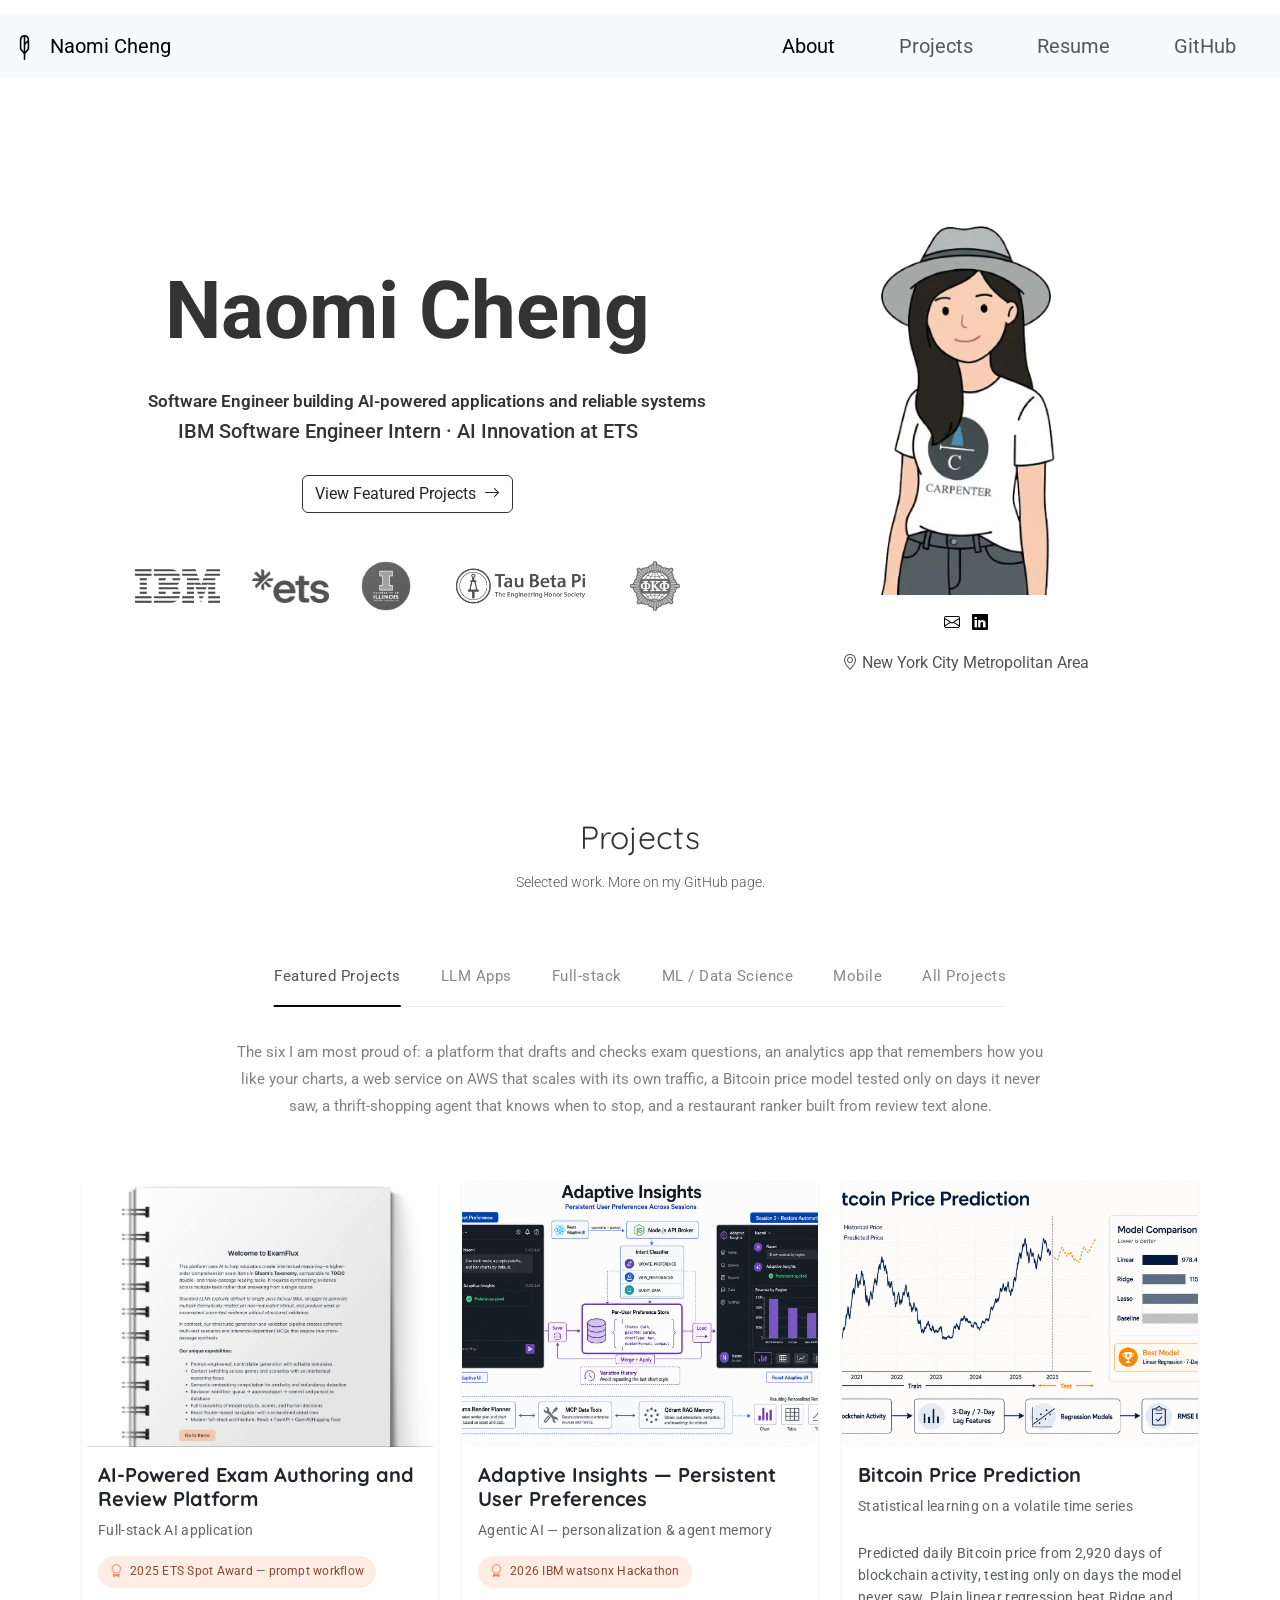
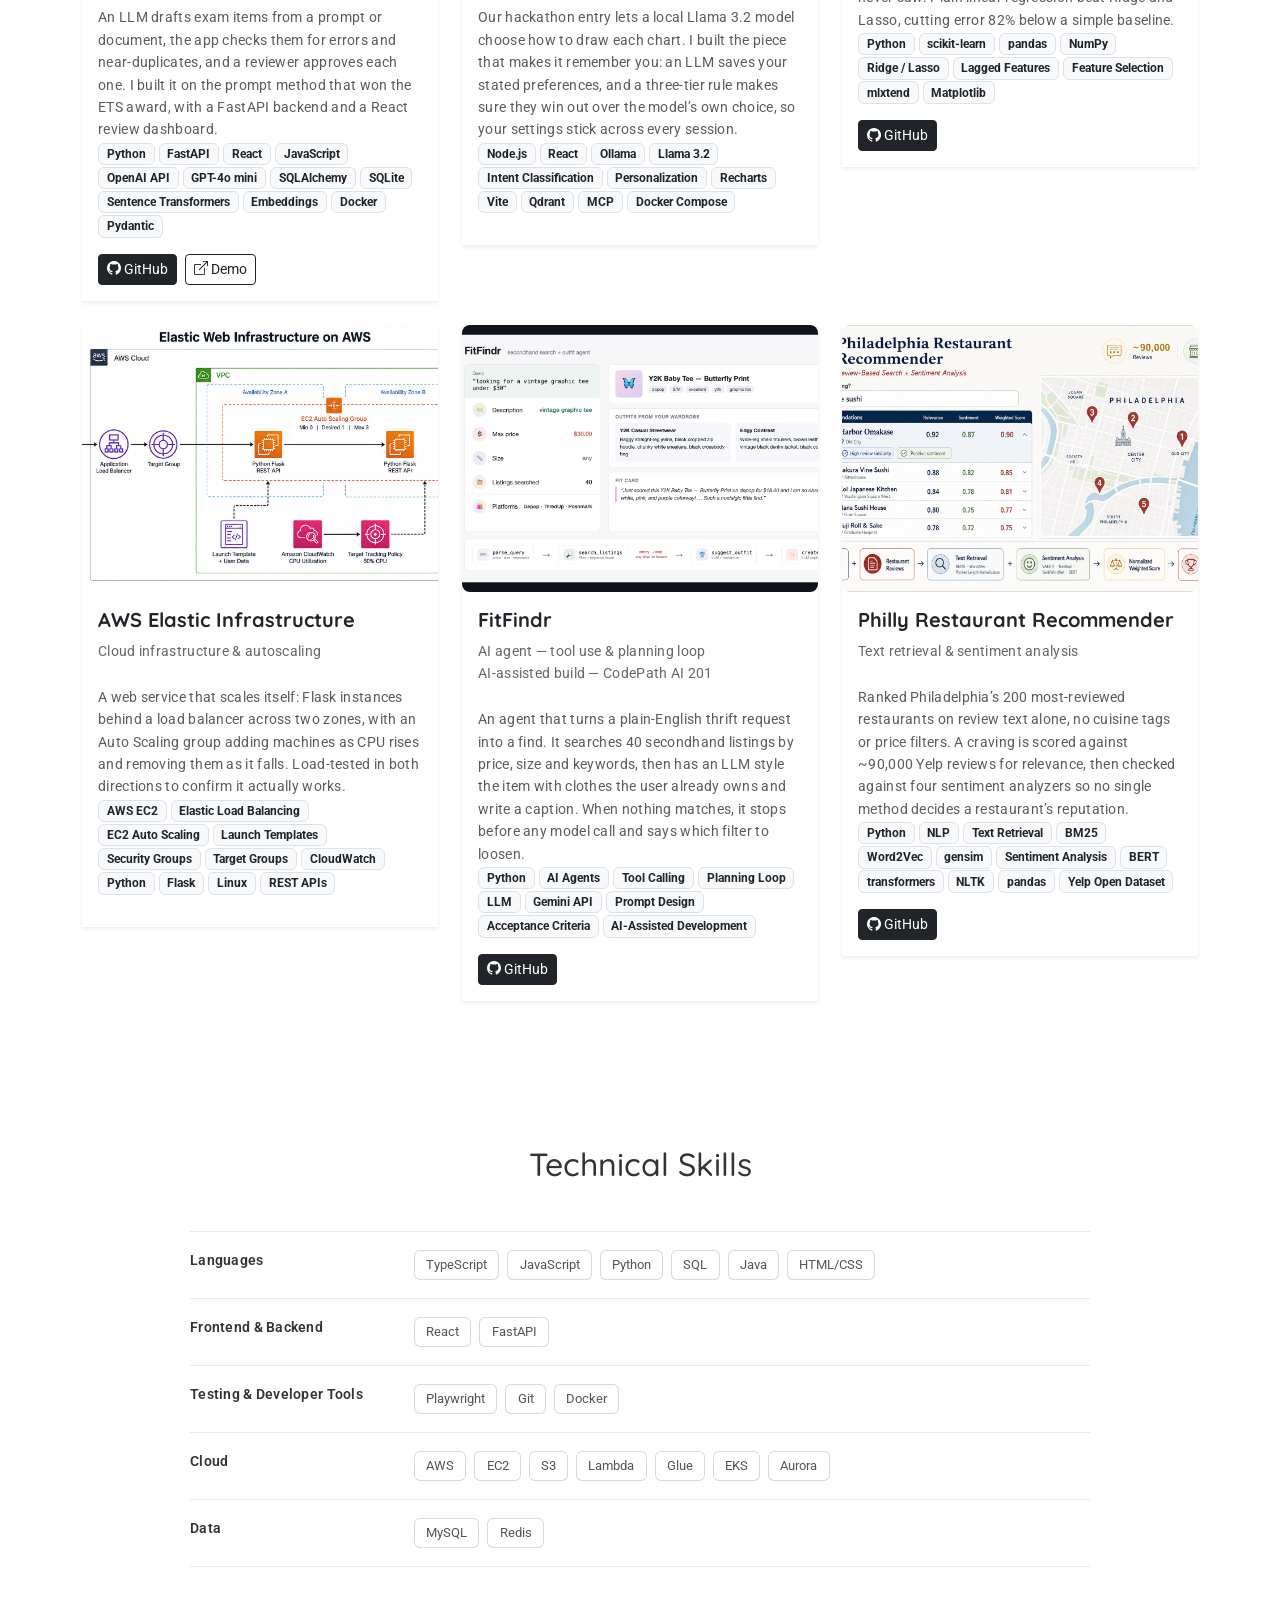
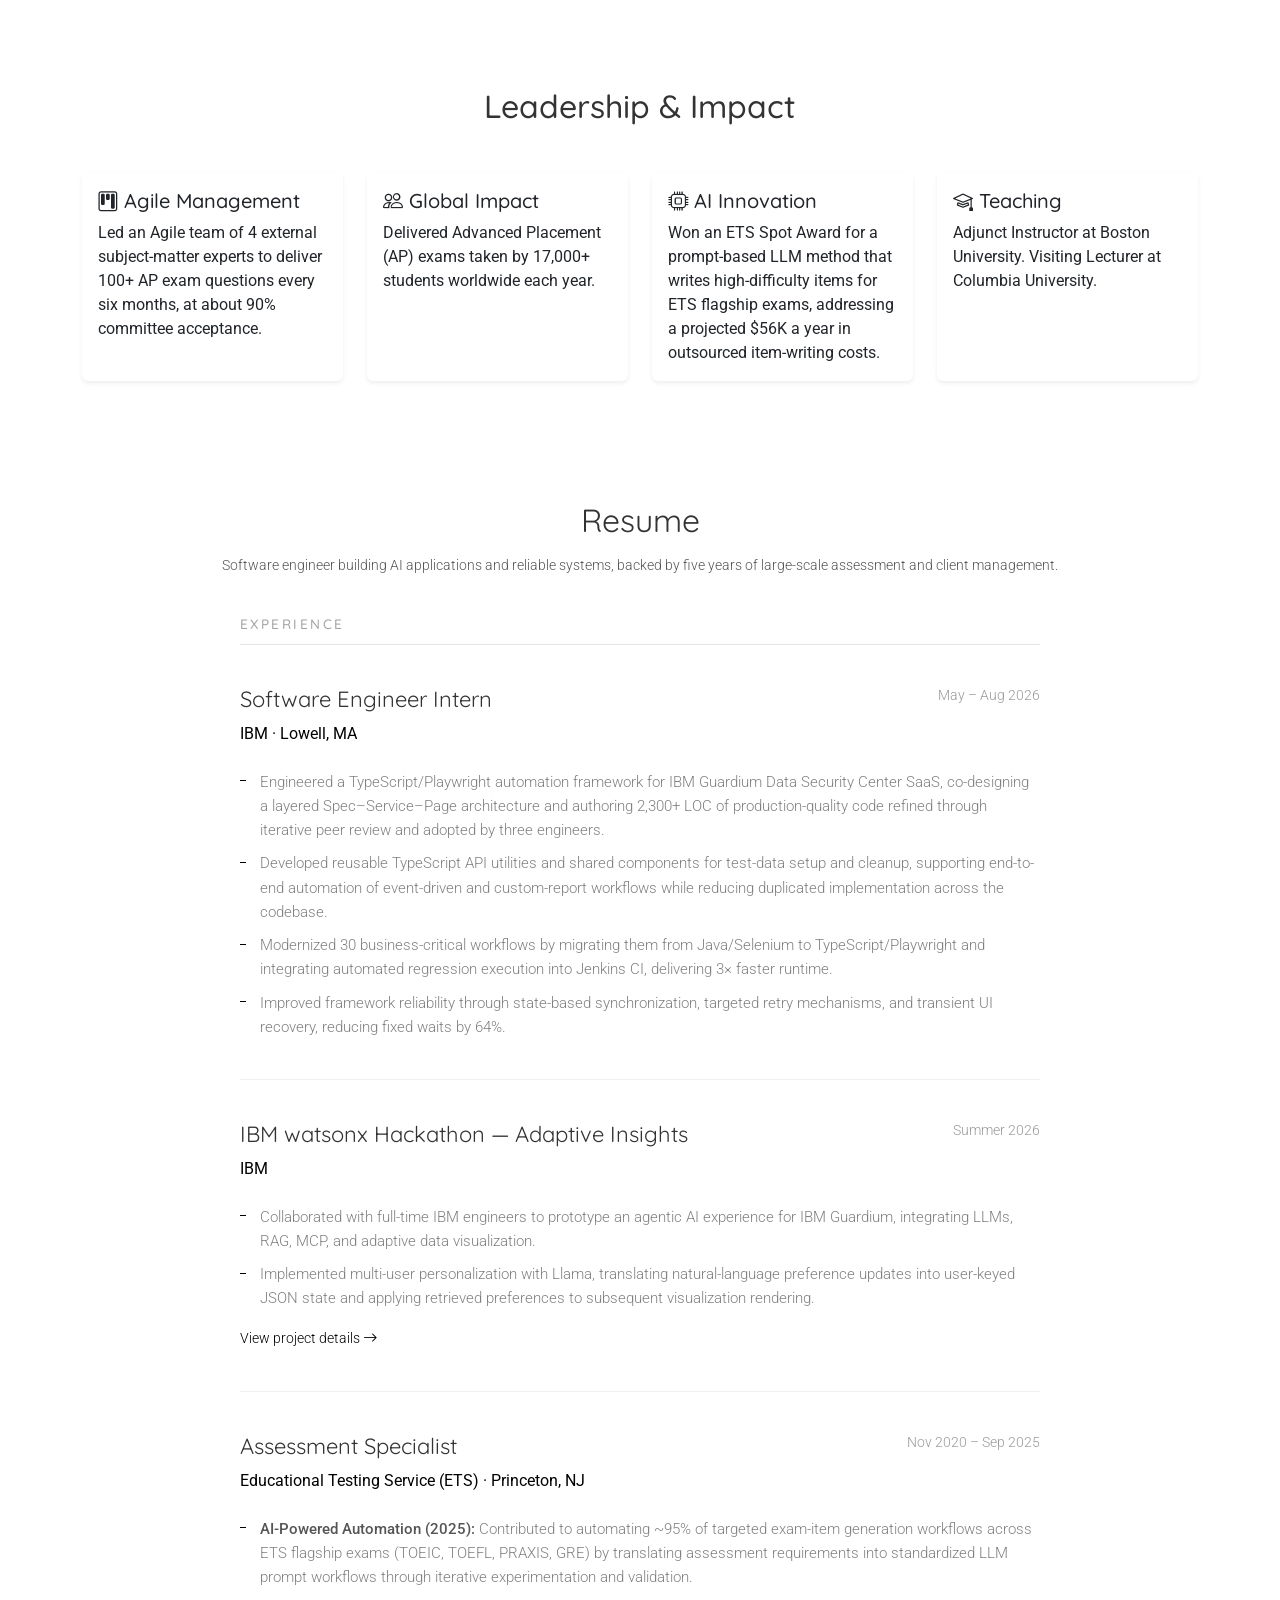
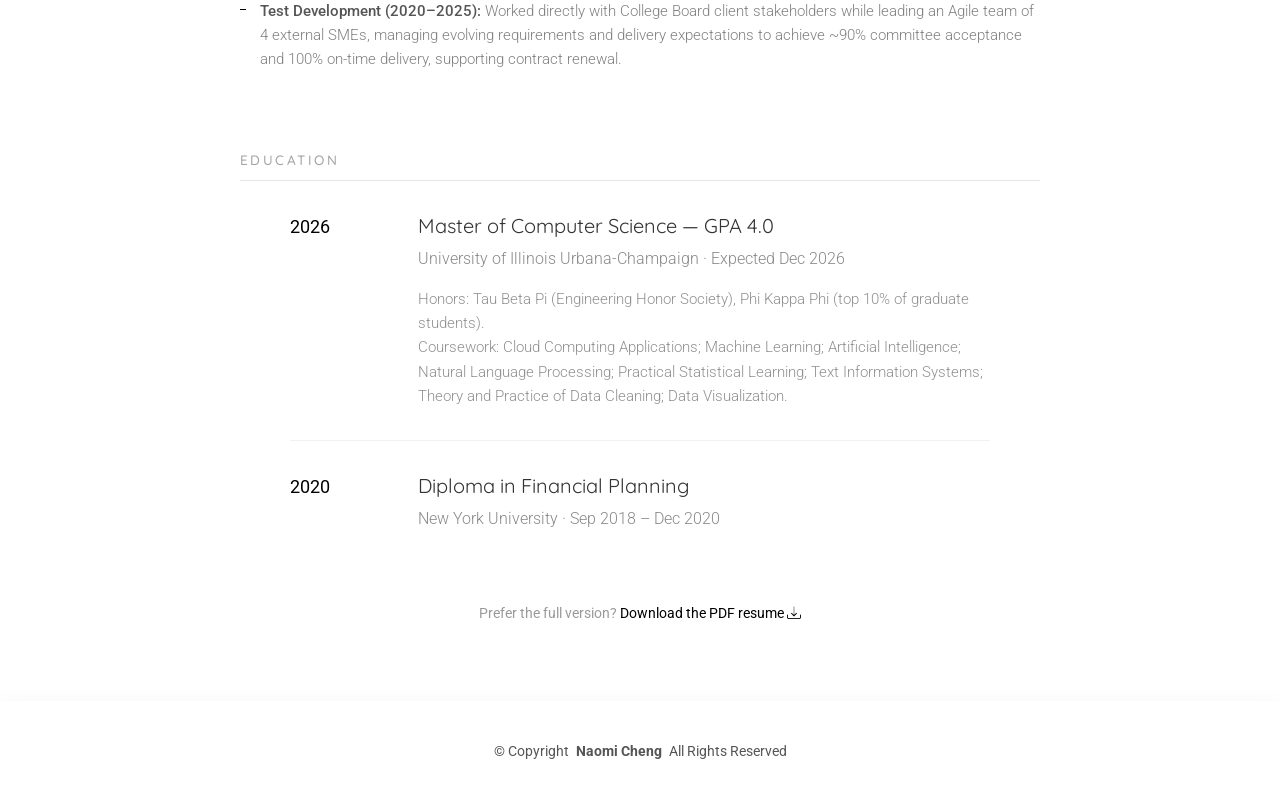
<file: index.html>
<!DOCTYPE html>
<html lang="en">

<head>
  <meta charset="utf-8">
  <meta content="width=device-width, initial-scale=1.0" name="viewport">
  <title>Naomi Cheng's Portfolio</title>
  <meta name="description" content="">
  <meta name="keywords" content="">

  <!-- Opt out of the browser restoring a previous scroll offset on refresh, so a
       fresh load without a hash always starts at the hero. Must run before the
       browser attempts restoration, hence the placement in <head>. -->
  <script>
    if ("scrollRestoration" in history) {
      history.scrollRestoration = "manual";
    }
  </script>

  <!-- Favicons -->
  <link rel="icon" type="image/svg+xml" href="/feather2.svg?v=3">
  <link rel="icon" type="image/png" sizes="32x32" href="/favicon.ico?v=3">
  <link rel="shortcut icon" href="/favicon.ico?v=3">
  <link rel="apple-touch-icon" href="/apple-touch-icon.png?v=3">

  <!-- Fonts -->
  <link href="https://fonts.googleapis.com" rel="preconnect">
  <link href="https://fonts.gstatic.com" rel="preconnect" crossorigin>
  <link href="https://fonts.googleapis.com/css2?family=Roboto:ital,wght@0,100;0,300;0,400;0,500;0,700;0,900;1,100;1,300;1,400;1,500;1,700;1,900&family=Raleway:ital,wght@0,100;0,200;0,300;0,400;0,500;0,600;0,700;0,800;0,900;1,100;1,200;1,300;1,400;1,500;1,600;1,700;1,800;1,900&family=Quicksand:wght@300;400;500;600;700&display=swap" rel="stylesheet">

  <!-- Vendor CSS Files -->
  <link href="assets/vendor/bootstrap/css/bootstrap.min.css" rel="stylesheet">
  <link href="assets/vendor/bootstrap-icons/bootstrap-icons.css" rel="stylesheet">
  <link href="assets/vendor/aos/aos.css" rel="stylesheet">
  <link href="assets/vendor/glightbox/css/glightbox.min.css" rel="stylesheet">
  <link href="assets/vendor/swiper/swiper-bundle.min.css" rel="stylesheet">

  <!-- Main CSS File -->
  <link href="assets/css/main.css" rel="stylesheet">


</head>

<body class="index-page">

  <header id="header" class="header">
  <nav class="navbar navbar-expand-lg bg-body-tertiary w-100">
  <div class="container-fluid">
    <a class="navbar-brand" href="#"><img src="./feather2.svg" height="25" class="me-2"> Naomi Cheng </a>
    <button class="navbar-toggler" type="button" data-bs-toggle="collapse" data-bs-target="#navbarNav" aria-controls="navbarNav" aria-expanded="false" aria-label="Toggle navigation">
      <span class="navbar-toggler-icon"></span>
    </button>
    <div class="collapse navbar-collapse" id="navbarNav">
      <ul class="navbar-nav ms-auto">
        <li class="nav-item mx-4">
          <a class="nav-link active" aria-current="page" href="#">About</a>
        </li>
        <li class="nav-item mx-4">
          <a class="nav-link" href="#portfolio">Projects</a>
        </li>
        <li class="nav-item mx-4">
          <a class="nav-link" href="#resume">Resume</a>
        </li>
        <li class="nav-item mx-4">
          <a class="nav-link" href="https://github.com/ysc06">GitHub</a>
        </li>

      </ul>
    </div>
</div>
</nav>
  
  </header>

  <main class="main">

<section id="hero" class="hero section">

<div class="container">

<div class="row align-items-center gx-5 gy-5">

<!-- 左側 - Professional Content -->
<div class="col-lg-7 order-lg-1">
<br>
<h1 class="display-1 fw-bold mb-2 hero-reveal hero-reveal-1">
Naomi Cheng </h1>
<br>
<h1 class="hero-subtitle fw-semibold mb-2 hero-reveal hero-reveal-2">Software Engineer building AI-powered applications and reliable systems</h1>

<h5 class="status-inline hero-reveal hero-reveal-3">IBM Software Engineer Intern · AI Innovation at ETS</h5>

<div class="mt-4">
<br>

<a href="#portfolio" class="btn btn-button hero-reveal hero-reveal-4">
View Featured Projects<i class="bi bi-arrow-right ms-2"></i>
</a>

</div>
<br>
<section class="logo-strip hero-reveal hero-reveal-5">
  <div class="logo-row">
    <div class="logo-container">
      <img src="logos/IBM-mono.svg" class="logo-wordmark" alt="IBM">
      <img src="logos/ets-trimmed.png" class="logo-wordmark" alt="ETS — Educational Testing Service">
      <img src="logos/UIUC.png" class="logo-badge" alt="University of Illinois Urbana-Champaign">
      <img src="logos/TBP.png" class="logo-lockup" alt="Tau Beta Pi — The Engineering Honor Society">
      <img src="logos/Phi-emblem.png" class="logo-badge" alt="The Honor Society of Phi Kappa Phi">
    </div>
  </div>
  
</section>

</div>

<!-- 右側 - Profile Illustration & Contact -->
<div class="col-lg-5 order-lg-2">

<figure class="portrait-wrap hero-fade">
  <img
    src="./portfolio.png"
    class="img-fluid portrait-image"
    alt="Portrait of Naomi Cheng"
  >
</figure>

<div class="mt-3">

<a href="#contact">
<i class="bi bi-envelope"></i>
</a>

<a href="http://www.linkedin.com/in/yushancheng" class="ms-2">
<i class="bi bi-linkedin"></i>
</a>

</div>

<div class="mt-3">

<p class="mb-0">
<i class="bi bi-geo-alt"></i> New York City Metropolitan Area
</p>

</div>

</div>

</div>

</div>

</section>

    <!-- Portfolio Section -->
    <section id="portfolio" class="portfolio section">

      <!-- Section Title -->
      <div class="container section-title" data-aos="fade-up">
   
        <h2>Projects</h2>
        <p>Selected work. More on my GitHub page.</p>
      </div><!-- End Section Title -->

      <div class="container" data-aos="fade-up" data-aos-delay="100">

        <div class="isotope-layout" data-default-filter=".filter-featured" data-layout="fitRows" data-sort="original-order">

          <div class="portfolio-filters-wrapper" data-aos="fade-up" data-aos-delay="100">
            <ul class="portfolio-filters isotope-filters">
              <li data-filter=".filter-featured" class="filter-active">Featured Projects</li>
              <li data-filter=".filter-llm">LLM Apps</li>
              <li data-filter=".filter-fullstack">Full-stack</li>
              <li data-filter=".filter-ai">ML / Data Science</li>
              <li data-filter=".filter-app">Mobile</li>
              <li data-filter="*">All Projects</li>
            </ul>
          </div>

          <!-- Per-filter summary: swapped by the script at the bottom of the page -->
          <div class="portfolio-summary" data-aos="fade-up" data-aos-delay="150">

            <p class="portfolio-summary-text summary-active" data-summary-for=".filter-featured">
              The six I am most proud of: a platform that drafts and checks exam questions, an analytics app that remembers how you like your charts, a web service on AWS that scales with its own traffic, a Bitcoin price model tested only on days it never saw, a thrift-shopping agent that knows when to stop, and a restaurant ranker built from review text alone.
            </p>

            <p class="portfolio-summary-text" data-summary-for=".filter-llm">
              Two apps built around a language model: an analytics assistant that remembers how each user likes their charts, and a thrift-shopping agent that knows when to stop.
            </p>

            <p class="portfolio-summary-text" data-summary-for=".filter-fullstack">
              Two AI apps I built front to back &mdash; the screen, the server, and the AI logic in between.
            </p>

            <p class="portfolio-summary-text" data-summary-for=".filter-ai">
              Five projects on the modeling side: agents that learn by trial and error, a Bitcoin price predictor, an interactive story about New Jersey solar power, a music recommender that explains its picks, and a restaurant ranker built from Yelp reviews.
            </p>

            <p class="portfolio-summary-text" data-summary-for=".filter-app">
              An iPhone app in Swift &mdash; a scrolling photo feed you can tap into.
            </p>

            <p class="portfolio-summary-text" data-summary-for="*">
              Ten projects across AI apps, machine learning, cloud, and mobile.
            </p>

          </div>

          <!-- End Portfolio Item -->
          <div class="row gy-4 isotope-container">
           <div class="col-lg-4 col-md-6 portfolio-item isotope-item filter-featured filter-fullstack">
              <div class="portfolio-card shadow-sm h-100">

                <div class="image-container">
                  <a href="portfolio-details.html" class="card-image-link" aria-label="View project details">
                    <img src="assets/img/portfolio/ExamFlux01.png"
                        class="img-fluid"
                        alt="ExamFlux AI project"
                        loading="lazy">
                  </a>
                </div>

                <div class="content p-3">

                  <h5 class="fw-bold">
                    <a href="portfolio-details.html" class="text-dark text-decoration-none">
                      AI-Powered Exam Authoring and Review Platform
                    </a>
                  </h5>
                  <p class="mb-0">Full-stack AI application</p>

                  <p class="project-award">
                    <i class="bi bi-award"></i>
                    <span>2025 ETS Spot Award &mdash; prompt workflow</span>
                  </p>

                  <p class="text-muted small">
                    <a href="portfolio-details.html" class="card-text-link">
                      An LLM drafts exam items from a prompt or document, the app checks them for errors and near-duplicates, and a reviewer approves each one. I built it on the prompt method that won the ETS award, with a FastAPI backend and a React review dashboard.
                    </a>
                  </p>

                  <!-- Tech stack -->
                  <div class="mb-3">
                    <span class="badge bg-light text-dark border">Python</span>
                    <span class="badge bg-light text-dark border">FastAPI</span>
                    <span class="badge bg-light text-dark border">React</span>
                    <span class="badge bg-light text-dark border">JavaScript</span>
                    <span class="badge bg-light text-dark border">OpenAI API</span>
                    <span class="badge bg-light text-dark border">GPT-4o mini</span>
                    <span class="badge bg-light text-dark border">SQLAlchemy</span>
                    <span class="badge bg-light text-dark border">SQLite</span>
                    <span class="badge bg-light text-dark border">Sentence Transformers</span>
                    <span class="badge bg-light text-dark border">Embeddings</span>
                    <span class="badge bg-light text-dark border">Docker</span>
                    <span class="badge bg-light text-dark border">Pydantic</span>
                  </div>

                  <!-- Buttons -->
                  <div class="d-flex gap-2 flex-wrap">
                    <a href="https://github.com/ysc06/AI-powered-exam-item-reviewer" target="_blank" rel="noopener noreferrer" class="btn btn-sm btn-dark">
                      <i class="bi bi-github"></i> GitHub
                    </a>
                    <a href="https://youtu.be/R-jLH7xjr88" target="_blank" rel="noopener noreferrer" class="btn btn-sm btn-outline-dark">
                      <i class="bi bi-box-arrow-up-right"></i> Demo
                    </a>
                  </div>

                </div>
              </div>
            </div>
         
            <!-- End Portfolio Item -->

           <div class="col-lg-4 col-md-6 portfolio-item isotope-item filter-featured filter-llm filter-fullstack">
              <div class="portfolio-card shadow-sm h-100">

                <div class="image-container">
                  <a href="portfolio-details-watsonx.html" class="card-image-link" aria-label="View project details">
                    <img src="assets/img/portfolio/watsonx.png"
                        class="img-fluid"
                        alt="Adaptive Insights architecture for persisting user preferences across sessions"
                        loading="lazy">
                  </a>
                </div>

                <div class="content p-3">

                  <h5 class="fw-bold">
                    <a href="portfolio-details-watsonx.html" class="text-dark text-decoration-none">
                      Adaptive Insights &mdash; Persistent User Preferences
                    </a>
                  </h5>
                  <p class="mb-0">Agentic AI &mdash; personalization &amp; agent memory</p>

                  <p class="project-award">
                    <i class="bi bi-award"></i>
                    <span>2026 IBM watsonx Hackathon</span>
                  </p>

                  <p class="text-muted small">
                    <a href="portfolio-details-watsonx.html" class="card-text-link">
                      Our hackathon entry lets a local Llama 3.2 model choose how to draw each chart. I built the piece that makes it remember you: an LLM saves your stated preferences, and a three-tier rule makes sure they win out over the model&rsquo;s own choice, so your settings stick across every session.
                    </a>
                  </p>

                  <!-- Tech stack -->
                  <div class="mb-3">
                    <span class="badge bg-light text-dark border">Node.js</span>
                    <span class="badge bg-light text-dark border">React</span>
                    <span class="badge bg-light text-dark border">Ollama</span>
                    <span class="badge bg-light text-dark border">Llama 3.2</span>
                    <span class="badge bg-light text-dark border">Intent Classification</span>
                    <span class="badge bg-light text-dark border">Personalization</span>
                    <span class="badge bg-light text-dark border">Recharts</span>
                    <span class="badge bg-light text-dark border">Vite</span>
                    <span class="badge bg-light text-dark border">Qdrant</span>
                    <span class="badge bg-light text-dark border">MCP</span>
                    <span class="badge bg-light text-dark border">Docker Compose</span>
                  </div>

                </div>
              </div>
            </div>
            <!-- End Portfolio Item -->

           <div class="col-lg-4 col-md-6 portfolio-item isotope-item filter-ai">
              <div class="portfolio-card shadow-sm h-100">

                <div class="image-container">
                  <a href="portfolio-details-taxi.html" class="card-image-link" aria-label="View project details">
                    <img src="assets/img/portfolio/taxi.png"
                        class="img-fluid"
                        alt="Reinforcement Learning Taxi Agent"
                        loading="lazy">
                  </a>
                </div>

                <div class="content p-3">

                  <h5 class="fw-bold">
                    <a href="portfolio-details-taxi.html" class="text-dark text-decoration-none">
                      Reinforcement Learning Taxi Agent
                    </a>
                  </h5>
                  <p class="mb-0">Reinforcement learning from scratch</p>
                  <br>
                  <p class="text-muted small">
                    <a href="portfolio-details-taxi.html" class="card-text-link">
                      Two agents built from scratch in NumPy, no PyTorch or RL library. Tabular Q-learning solves Taxi-v3 in 1000 of 1000 test episodes, and a Linear DQN steers a noisy car around obstacles to reach the goal in 4 of 5 unseen environments.
                    </a>
                  </p>

                  <!-- Tech stack -->
                  <div class="mb-3">
                    <span class="badge bg-light text-dark border">Python</span>
                    <span class="badge bg-light text-dark border">NumPy</span>
                    <span class="badge bg-light text-dark border">Gymnasium</span>
                    <span class="badge bg-light text-dark border">Q-Learning</span>
                    <span class="badge bg-light text-dark border">Linear DQN</span>
                    <span class="badge bg-light text-dark border">Experience Replay</span>
                    <span class="badge bg-light text-dark border">Shapely</span>
                    <span class="badge bg-light text-dark border">Matplotlib</span>
                  </div>

                  <!-- Buttons -->
                  <div class="d-flex gap-2 flex-wrap">
                    <a href="https://github.com/ysc06/taxi-agent" target="_blank" rel="noopener noreferrer" class="btn btn-sm btn-dark">
                      <i class="bi bi-github"></i> GitHub
                    </a>
                  </div>

                </div>
              </div>
            </div>
            <!-- End Portfolio Item -->

           <div class="col-lg-4 col-md-6 portfolio-item isotope-item filter-featured filter-ai">
              <div class="portfolio-card shadow-sm h-100">

                <div class="image-container">
                  <a href="portfolio-details-bitcoin.html" class="card-image-link" aria-label="View project details">
                    <img src="assets/img/portfolio/bitcoin.png"
                        class="img-fluid"
                        alt="Bitcoin price prediction with lagged regression models"
                        loading="lazy">
                  </a>
                </div>

                <div class="content p-3">

                  <h5 class="fw-bold">
                    <a href="portfolio-details-bitcoin.html" class="text-dark text-decoration-none">
                      Bitcoin Price Prediction
                    </a>
                  </h5>
                  <p class="mb-0">Statistical learning on a volatile time series</p>
                  <br>
                  <p class="text-muted small">
                    <a href="portfolio-details-bitcoin.html" class="card-text-link">
                      Predicted daily Bitcoin price from 2,920 days of blockchain activity, testing only on days the model never saw. Plain linear regression beat Ridge and Lasso, cutting error 82% below a simple baseline.
                    </a>
                  </p>

                  <!-- Tech stack -->
                  <div class="mb-3">
                    <span class="badge bg-light text-dark border">Python</span>
                    <span class="badge bg-light text-dark border">scikit-learn</span>
                    <span class="badge bg-light text-dark border">pandas</span>
                    <span class="badge bg-light text-dark border">NumPy</span>
                    <span class="badge bg-light text-dark border">Ridge / Lasso</span>
                    <span class="badge bg-light text-dark border">Lagged Features</span>
                    <span class="badge bg-light text-dark border">Feature Selection</span>
                    <span class="badge bg-light text-dark border">mlxtend</span>
                    <span class="badge bg-light text-dark border">Matplotlib</span>
                  </div>

                  <!-- Buttons -->
                  <div class="d-flex gap-2 flex-wrap">
                    <a href="https://github.com/ysc06/bitcoin-price-prediction" target="_blank" rel="noopener noreferrer" class="btn btn-sm btn-dark">
                      <i class="bi bi-github"></i> GitHub
                    </a>
                  </div>

                </div>
              </div>
            </div>
            <!-- End Portfolio Item -->

           <div class="col-lg-4 col-md-6 portfolio-item isotope-item filter-featured">
              <div class="portfolio-card shadow-sm h-100">

                <div class="image-container">
                  <a href="portfolio-details-aws.html" class="card-image-link" aria-label="View project details">
                    <img src="assets/img/portfolio/MP2_infra.png"
                        class="img-fluid"
                        alt="AWS elastic web infrastructure architecture diagram"
                        loading="lazy">
                  </a>
                </div>

                <div class="content p-3">

                  <h5 class="fw-bold">
                    <a href="portfolio-details-aws.html" class="text-dark text-decoration-none">
                      AWS Elastic Infrastructure
                    </a>
                  </h5>
                  <p class="mb-0">Cloud infrastructure &amp; autoscaling</p>
                  <br>
                  <p class="text-muted small">
                    <a href="portfolio-details-aws.html" class="card-text-link">
                      A web service that scales itself: Flask instances behind a load balancer across two zones, with an Auto Scaling group adding machines as CPU rises and removing them as it falls. Load-tested in both directions to confirm it actually works.
                    </a>
                  </p>

                  <!-- Tech stack -->
                  <div class="mb-3">
                    <span class="badge bg-light text-dark border">AWS EC2</span>
                    <span class="badge bg-light text-dark border">Elastic Load Balancing</span>
                    <span class="badge bg-light text-dark border">EC2 Auto Scaling</span>
                    <span class="badge bg-light text-dark border">Launch Templates</span>
                    <span class="badge bg-light text-dark border">Security Groups</span>
                    <span class="badge bg-light text-dark border">Target Groups</span>
                    <span class="badge bg-light text-dark border">CloudWatch</span>
                    <span class="badge bg-light text-dark border">Python</span>
                    <span class="badge bg-light text-dark border">Flask</span>
                    <span class="badge bg-light text-dark border">Linux</span>
                    <span class="badge bg-light text-dark border">REST APIs</span>
                  </div>

                </div>
              </div>
            </div>
            <!-- End Portfolio Item -->

           <div class="col-lg-4 col-md-6 portfolio-item isotope-item filter-ai">
              <div class="portfolio-card shadow-sm h-100">

                <div class="image-container">
                  <a href="portfolio-details-solar.html" class="card-image-link" aria-label="View project details">
                    <img src="assets/img/portfolio/nj_solar.png"
                        class="img-fluid"
                        alt="New Jersey solar narrative visualization built with D3"
                        loading="lazy">
                  </a>
                </div>

                <div class="content p-3">

                  <h5 class="fw-bold">
                    <a href="portfolio-details-solar.html" class="text-dark text-decoration-none">
                      New Jersey Solar Journey
                    </a>
                  </h5>
                  <p class="mb-0">D3.js narrative visualization</p>
                  <br>
                  <p class="text-muted small">
                    <a href="portfolio-details-solar.html" class="card-text-link">
                      Turned 25 years of New Jersey solar data into a five-scene interactive story, each scene framed by the policy behind it. Plotting the state&rsquo;s goals against what it actually built makes its early lead, and its later slide behind a 2035 target, clear at a glance.
                    </a>
                  </p>

                  <!-- Tech stack -->
                  <div class="mb-3">
                    <span class="badge bg-light text-dark border">D3.js v7</span>
                    <span class="badge bg-light text-dark border">d3-annotation</span>
                    <span class="badge bg-light text-dark border">JavaScript</span>
                    <span class="badge bg-light text-dark border">SVG</span>
                    <span class="badge bg-light text-dark border">HTML/CSS</span>
                    <span class="badge bg-light text-dark border">Narrative Visualization</span>
                    <span class="badge bg-light text-dark border">GitHub Pages</span>
                  </div>

                  <!-- Buttons -->
                  <div class="d-flex gap-2 flex-wrap">
                    <a href="https://github.com/ysc06/NJ_solar_journey" target="_blank" rel="noopener noreferrer" class="btn btn-sm btn-dark">
                      <i class="bi bi-github"></i> GitHub
                    </a>
                    <a href="https://ysc06.github.io/NJ_solar_journey/" target="_blank" rel="noopener noreferrer" class="btn btn-sm btn-outline-dark">
                      <i class="bi bi-box-arrow-up-right"></i> Live Demo
                    </a>
                  </div>

                </div>
              </div>
            </div>
            <!-- End Portfolio Item -->

           <div class="col-lg-4 col-md-6 portfolio-item isotope-item filter-ai">
              <div class="portfolio-card shadow-sm h-100">

                <div class="image-container">
                  <a href="portfolio-details-music.html" class="card-image-link" aria-label="View project details">
                    <img src="assets/img/portfolio/music_rec.png"
                        class="img-fluid"
                        alt="Music recommender simulation ranking songs against a user taste profile"
                        loading="lazy">
                  </a>
                </div>

                <div class="content p-3">

                  <h5 class="fw-bold">
                    <a href="portfolio-details-music.html" class="text-dark text-decoration-none">
                      Music Recommender Simulation
                    </a>
                  </h5>
                  <p class="mb-0">Machine learning &mdash; recommender systems</p>
                  <p class="mb-0">AI-assisted build &mdash; CodePath AI Engineering</p>
                  <br>
                  <p class="text-muted small">
                    <a href="portfolio-details-music.html" class="card-text-link">
                      Built a recommender end to end: features, a weighted scoring model, ranking, and evaluation, over an 18-song catalog matched to a taste profile. Every pick comes with a plain-language explanation, and a model card documents exactly where the weighting falls short.
                    </a>
                  </p>

                  <!-- Tech stack -->
                  <div class="mb-3">
                    <span class="badge bg-light text-dark border">Python</span>
                    <span class="badge bg-light text-dark border">Machine Learning</span>
                    <span class="badge bg-light text-dark border">Recommender Systems</span>
                    <span class="badge bg-light text-dark border">Content-Based Filtering</span>
                    <span class="badge bg-light text-dark border">Feature Engineering</span>
                    <span class="badge bg-light text-dark border">Weighted Scoring</span>
                    <span class="badge bg-light text-dark border">Top-k Ranking</span>
                    <span class="badge bg-light text-dark border">Explainability</span>
                    <span class="badge bg-light text-dark border">Model Card</span>
                    <span class="badge bg-light text-dark border">AI-Assisted Development</span>
                    <span class="badge bg-light text-dark border">pytest</span>
                  </div>

                  <!-- Buttons -->
                  <div class="d-flex gap-2 flex-wrap">
                    <a href="https://github.com/ysc06/ai110-module3show-musicrecommendersimulation-starter" target="_blank" rel="noopener noreferrer" class="btn btn-sm btn-dark">
                      <i class="bi bi-github"></i> GitHub
                    </a>
                  </div>

                </div>
              </div>
            </div>
            <!-- End Portfolio Item -->
           <div class="col-lg-4 col-md-6 portfolio-item isotope-item filter-featured filter-llm">
              <div class="portfolio-card shadow-sm h-100">

                <div class="image-container">
                  <a href="portfolio-details-fitfindr.html" class="card-image-link" aria-label="View project details">
                    <img src="assets/img/portfolio/fitfindr.png"
                        class="img-fluid"
                        alt="FitFindr turning a thrift request into a matched listing, two outfits from the user's wardrobe, and a fit card caption"
                        loading="lazy">
                  </a>
                </div>

                <div class="content p-3">

                  <h5 class="fw-bold">
                    <a href="portfolio-details-fitfindr.html" class="text-dark text-decoration-none">
                      FitFindr
                    </a>
                  </h5>
                  <p class="mb-0">AI agent &mdash; tool use &amp; planning loop</p>
                  <p class="mb-0">AI-assisted build &mdash; CodePath AI 201</p>
                  <br>
                  <p class="text-muted small">
                    <a href="portfolio-details-fitfindr.html" class="card-text-link">
                      An agent that turns a plain-English thrift request into a find. It searches 40 secondhand listings by price, size and keywords, then has an LLM style the item with clothes the user already owns and write a caption. When nothing matches, it stops before any model call and says which filter to loosen.
                    </a>
                  </p>

                  <!-- Tech stack -->
                  <div class="mb-3">
                    <span class="badge bg-light text-dark border">Python</span>
                    <span class="badge bg-light text-dark border">AI Agents</span>
                    <span class="badge bg-light text-dark border">Tool Calling</span>
                    <span class="badge bg-light text-dark border">Planning Loop</span>
                    <span class="badge bg-light text-dark border">LLM</span>
                    <span class="badge bg-light text-dark border">Gemini API</span>
                    <span class="badge bg-light text-dark border">Prompt Design</span>
                    <span class="badge bg-light text-dark border">Acceptance Criteria</span>
                    <span class="badge bg-light text-dark border">AI-Assisted Development</span>
                  </div>

                  <!-- Buttons -->
                  <div class="d-flex gap-2 flex-wrap">
                    <a href="https://github.com/ysc06/ai201-project2-fitfindr-starter-v2026" target="_blank" rel="noopener noreferrer" class="btn btn-sm btn-dark">
                      <i class="bi bi-github"></i> GitHub
                    </a>
                  </div>

                </div>
              </div>
            </div>
            <!-- End Portfolio Item -->

           <div class="col-lg-4 col-md-6 portfolio-item isotope-item filter-featured filter-ai">
              <div class="portfolio-card shadow-sm h-100">

                <div class="image-container">
                  <a href="portfolio-details-philly.html" class="card-image-link" aria-label="View project details">
                    <img src="assets/img/portfolio/philly.png"
                        class="img-fluid"
                        alt="Philadelphia restaurant recommender ranking results by review relevance and sentiment"
                        loading="lazy">
                  </a>
                </div>

                <div class="content p-3">

                  <h5 class="fw-bold">
                    <a href="portfolio-details-philly.html" class="text-dark text-decoration-none">
                      Philly Restaurant Recommender
                    </a>
                  </h5>
                  <p class="mb-0">Text retrieval &amp; sentiment analysis</p>
                  <br>
                  <p class="text-muted small">
                    <a href="portfolio-details-philly.html" class="card-text-link">
                      Ranked Philadelphia&rsquo;s 200 most-reviewed restaurants on review text alone, no cuisine tags or price filters. A craving is scored against ~90,000 Yelp reviews for relevance, then checked against four sentiment analyzers so no single method decides a restaurant&rsquo;s reputation.
                    </a>
                  </p>

                  <!-- Tech stack -->
                  <div class="mb-3">
                    <span class="badge bg-light text-dark border">Python</span>
                    <span class="badge bg-light text-dark border">NLP</span>
                    <span class="badge bg-light text-dark border">Text Retrieval</span>
                    <span class="badge bg-light text-dark border">BM25</span>
                    <span class="badge bg-light text-dark border">Word2Vec</span>
                    <span class="badge bg-light text-dark border">gensim</span>
                    <span class="badge bg-light text-dark border">Sentiment Analysis</span>
                    <span class="badge bg-light text-dark border">BERT</span>
                    <span class="badge bg-light text-dark border">transformers</span>
                    <span class="badge bg-light text-dark border">NLTK</span>
                    <span class="badge bg-light text-dark border">pandas</span>
                    <span class="badge bg-light text-dark border">Yelp Open Dataset</span>
                  </div>

                  <!-- Buttons -->
                  <div class="d-flex gap-2 flex-wrap">
                    <a href="https://github.com/ysc06/Philly-Restaurant-Recommender-with-Sentiment-Analysis" target="_blank" rel="noopener noreferrer" class="btn btn-sm btn-dark">
                      <i class="bi bi-github"></i> GitHub
                    </a>
                  </div>

                </div>
              </div>
            </div>
            <!-- End Portfolio Item -->

           <div class="col-lg-4 col-md-6 portfolio-item isotope-item filter-app">
              <div class="portfolio-card shadow-sm h-100">

                <div class="image-container">
                  <a href="portfolio-details-tumblr.html" class="card-image-link" aria-label="View project details">
                    <img src="assets/img/portfolio/tumblr.png"
                        class="img-fluid"
                        alt="iOS Tumblr photo feed app showing Humans of New York posts on three iPhone screens"
                        loading="lazy">
                  </a>
                </div>

                <div class="content p-3">

                  <h5 class="fw-bold">
                    <a href="portfolio-details-tumblr.html" class="text-dark text-decoration-none">
                      Tumblr Photo Feed
                    </a>
                  </h5>
                  <p class="mb-0">Native iOS app &mdash; Swift &amp; UIKit</p>
                  <p class="mb-0">CodePath iOS 101 &mdash; Unit 6 project</p>
                  <br>
                  <p class="text-muted small">
                    <a href="portfolio-details-tumblr.html" class="card-text-link">
                      An iPhone app that pulls <em>Humans of New York</em> photos from the Tumblr API into a scrolling feed, with images loading in the background so scrolling never stalls. Tapping a post hands it off to a detail screen built for reading the full story.
                    </a>
                  </p>

                  <!-- Tech stack -->
                  <div class="mb-3">
                    <span class="badge bg-light text-dark border">Swift</span>
                    <span class="badge bg-light text-dark border">UIKit</span>
                    <span class="badge bg-light text-dark border">Storyboards</span>
                    <span class="badge bg-light text-dark border">UITableView</span>
                    <span class="badge bg-light text-dark border">Segues</span>
                    <span class="badge bg-light text-dark border">URLSession</span>
                    <span class="badge bg-light text-dark border">Codable</span>
                    <span class="badge bg-light text-dark border">REST API</span>
                    <span class="badge bg-light text-dark border">Nuke</span>
                    <span class="badge bg-light text-dark border">Xcode</span>
                  </div>

                  <!-- Buttons -->
                  <div class="d-flex gap-2 flex-wrap">
                    <a href="https://github.com/ysc06/Tumblr_main" target="_blank" rel="noopener noreferrer" class="btn btn-sm btn-dark">
                      <i class="bi bi-github"></i> GitHub
                    </a>
                    <a href="https://www.youtube.com/watch?v=GA92eKlYio4" target="_blank" rel="noopener noreferrer" class="btn btn-sm btn-outline-dark">
                      <i class="bi bi-box-arrow-up-right"></i> Demo
                    </a>
                  </div>

                </div>
              </div>
            </div>
            <!-- End Portfolio Item -->

          </div><!-- End Portfolio Grid -->

        </div>

      </div>

    </section><!-- /Portfolio Section -->

<!-- Technical Toolkit Section -->
<section id="toolkit" class="toolkit section">

  <div class="container">
    <br></div>
    <h2 class="mb-5 text-center" data-aos="fade-up">Technical Skills</h2>

    <div class="toolkit-groups">

      <div class="toolkit-group" data-aos="fade-up" data-aos-delay="100">
        <h3 class="toolkit-label">Languages</h3>
        <ul class="chip-list">
          <li class="chip">TypeScript</li>
          <li class="chip">JavaScript</li>
          <li class="chip">Python</li>
          <li class="chip">SQL</li>
          <li class="chip">Java</li>
          <li class="chip">HTML/CSS</li>
        </ul>
      </div>

      <div class="toolkit-group" data-aos="fade-up" data-aos-delay="150">
        <h3 class="toolkit-label">Frontend &amp; Backend</h3>
        <ul class="chip-list">
          <li class="chip">React</li>
          <li class="chip">FastAPI</li>
        </ul>
      </div>

      <div class="toolkit-group" data-aos="fade-up" data-aos-delay="200">
        <h3 class="toolkit-label">Testing &amp; Developer Tools</h3>
        <ul class="chip-list">
          <li class="chip">Playwright</li>
          <li class="chip">Git</li>
          <li class="chip">Docker</li>
        </ul>
      </div>

      <div class="toolkit-group" data-aos="fade-up" data-aos-delay="250">
        <h3 class="toolkit-label">Cloud</h3>
        <ul class="chip-list">
          <li class="chip">AWS</li>
          <li class="chip">EC2</li>
          <li class="chip">S3</li>
          <li class="chip">Lambda</li>
          <li class="chip">Glue</li>
          <li class="chip">EKS</li>
          <li class="chip">Aurora</li>
        </ul>
      </div>

      <div class="toolkit-group" data-aos="fade-up" data-aos-delay="300">
        <h3 class="toolkit-label">Data</h3>
        <ul class="chip-list">
          <li class="chip">MySQL</li>
          <li class="chip">Redis</li>
        </ul>
      </div>

    </div>

  </div>

</section><!-- /Technical Toolkit Section -->

<section id="impact" class="section">

  <div class="container">

    <h2 class="mb-5 text-center">Leadership & Impact</h2>

    <div class="row g-4">

      <div class="col-md-6 col-lg-3">
        <div class="card h-100 shadow-sm border-0">
          <div class="card-body">
            <h5 class="card-title">
              <i class="bi bi-kanban"></i> Agile Management
            </h5>
            <p class="card-text">
              Led an Agile team of 4 external subject-matter experts to deliver 100+ AP exam questions every six months, at about 90% committee acceptance.
            </p>
          </div>
        </div>
      </div>

      <div class="col-md-6 col-lg-3">
        <div class="card h-100 shadow-sm border-0">
          <div class="card-body">
            <h5 class="card-title">
              <i class="bi bi-people"></i> Global Impact
            </h5>
            <p class="card-text">
             Delivered Advanced Placement (AP) exams taken by 17,000+ students worldwide each year.
            </p>
          </div>
        </div>
      </div>

      <div class="col-md-6 col-lg-3">
        <div class="card h-100 shadow-sm border-0">
          <div class="card-body">
            <h5 class="card-title">
              <i class="bi bi-cpu"></i> AI Innovation
            </h5>
            <p class="card-text">
             Won an ETS Spot Award for a prompt-based LLM method that writes high-difficulty items for ETS flagship exams, addressing a projected $56K a year in outsourced item-writing costs.
            </p>
          </div>
        </div>
      </div>

      <div class="col-md-6 col-lg-3">
        <div class="card h-100 shadow-sm border-0">
          <div class="card-body">
            <h5 class="card-title">
              <i class="bi bi-mortarboard"></i> Teaching
            </h5>
            <p class="card-text">
              Adjunct Instructor at Boston University. Visiting Lecturer at Columbia University.
            </p>
          </div>
        </div>
      </div>
    </div>
  </div>

</section>

    <!-- Resume Section -->
    <section id="resume" class="resume section">

      <!-- Section Title -->
      <div class="container section-title" data-aos="fade-up">
        <h2>Resume</h2>
        <p>Software engineer building AI applications and reliable systems, backed by five years of large-scale assessment and client management.</p>
      </div><!-- End Section Title -->

      <div class="container" data-aos="fade-up" data-aos-delay="100">

        <!-- Experience -->
        <div class="resume-block">
          <h3 class="resume-block-title">Experience</h3>

          <div class="experience-grid">

            <div class="experience-item">
              <div class="item-header">
                <div class="position-info">
                  <h3>Software Engineer Intern</h3>
                  <div class="company">IBM &middot; Lowell, MA</div>
                </div>
                <div class="period">May – Aug 2026</div>
              </div>
              <div class="item-content">
                <ul>
                  <li>Engineered a TypeScript/Playwright automation framework for IBM Guardium Data Security Center SaaS, co-designing a layered Spec–Service–Page architecture and authoring 2,300+ LOC of production-quality code refined through iterative peer review and adopted by three engineers.</li>
                  <li>Developed reusable TypeScript API utilities and shared components for test-data setup and cleanup, supporting end-to-end automation of event-driven and custom-report workflows while reducing duplicated implementation across the codebase.</li>
                  <li>Modernized 30 business-critical workflows by migrating them from Java/Selenium to TypeScript/Playwright and integrating automated regression execution into Jenkins CI, delivering 3× faster runtime.</li>
                  <li>Improved framework reliability through state-based synchronization, targeted retry mechanisms, and transient UI recovery, reducing fixed waits by 64%.</li>
                </ul>
              </div>
            </div>

            <div class="experience-item">
              <div class="item-header">
                <div class="position-info">
                  <h3>IBM watsonx Hackathon — Adaptive Insights</h3>
                  <div class="company">IBM</div>
                </div>
                <div class="period">Summer 2026</div>
              </div>
              <div class="item-content">
                <ul>
                  <li>Collaborated with full-time IBM engineers to prototype an agentic AI experience for IBM Guardium, integrating LLMs, RAG, MCP, and adaptive data visualization.</li>
                  <li>Implemented multi-user personalization with Llama, translating natural-language preference updates into user-keyed JSON state and applying retrieved preferences to subsequent visualization rendering.</li>
                </ul>
                <p class="item-link"><a href="portfolio-details-watsonx.html">View project details <i class="bi bi-arrow-right"></i></a></p>
              </div>
            </div>

            <div class="experience-item">
              <div class="item-header">
                <div class="position-info">
                  <h3>Assessment Specialist</h3>
                  <div class="company">Educational Testing Service (ETS) &middot; Princeton, NJ</div>
                </div>
                <div class="period">Nov 2020 – Sep 2025</div>
              </div>
              <div class="item-content">
                <ul>
                  <li><strong>AI-Powered Automation (2025):</strong> Contributed to automating ~95% of targeted exam-item generation workflows across ETS flagship exams (TOEIC, TOEFL, PRAXIS, GRE) by translating assessment requirements into standardized LLM prompt workflows through iterative experimentation and validation.</li>
                  <li><strong>Test Development (2020–2025):</strong> Worked directly with College Board client stakeholders while leading an Agile team of 4 external SMEs, managing evolving requirements and delivery expectations to achieve ~90% committee acceptance and 100% on-time delivery, supporting contract renewal.</li>
                </ul>
              </div>
            </div>

          </div>
        </div>

        <!-- Education -->
        <div class="resume-block">
          <h3 class="resume-block-title">Education</h3>

          <div class="education-list">

            <div class="education-entry">
              <div class="degree-year">2026</div>
              <div class="degree-details">
                <h3>Master of Computer Science — GPA 4.0</h3>
                <div class="institution">University of Illinois Urbana-Champaign &middot; Expected Dec 2026</div>
                <p>
                  Honors: Tau Beta Pi (Engineering Honor Society), Phi Kappa Phi (top 10% of graduate students).<br>
                  Coursework: Cloud Computing Applications; Machine Learning; Artificial Intelligence; Natural Language Processing; Practical Statistical Learning; Text Information Systems; Theory and Practice of Data Cleaning; Data Visualization.
                </p>
              </div>
            </div>

            <div class="education-entry">
              <div class="degree-year">2020</div>
              <div class="degree-details">
                <h3>Diploma in Financial Planning</h3>
                <div class="institution">New York University &middot; Sep 2018 – Dec 2020</div>
              </div>
            </div>

          </div>
        </div>

        <p class="resume-pdf-fallback">
          Prefer the full version?
          <a href="./Naomi_Cheng_Resume.pdf" target="_blank" rel="noopener">Download the PDF resume <i class="bi bi-download"></i></a>
        </p>

    </div>

    </section><!-- /Resume Section -->

  </main>

  <footer id="footer" class="footer">

    <div class="container">
      <div class="copyright text-center ">
        <p>© <span>Copyright</span> <strong class="px-1 sitename">Naomi Cheng</strong> <span>All Rights Reserved</span></p>
      </div>
      
      <div class="credits">
        <!-- All the links in the footer should remain intact. -->
        <!-- You can delete the links only if you've purchased the pro version. -->
        <!-- Licensing information: https://bootstrapmade.com/license/ -->
        <!-- Purchase the pro version with working PHP/AJAX contact form: [buy-url] -->
        
      </div>
    </div>

  </footer>

  <!-- Scroll Top -->
  <a href="#" id="scroll-top" class="scroll-top d-flex align-items-center justify-content-center"><i class="bi bi-arrow-up-short"></i></a>

  <!-- Preloader -->
  <div id="preloader">
    <div></div>
    <div></div>
    <div></div>
    <div></div>
  </div>

  <!-- Vendor JS Files -->
  <script src="assets/vendor/bootstrap/js/bootstrap.bundle.min.js"></script>
  <script src="assets/vendor/php-email-form/validate.js"></script>
  <script src="assets/vendor/aos/aos.js"></script>
  <script src="assets/vendor/typed.js/typed.umd.js"></script>
  <script src="assets/vendor/waypoints/noframework.waypoints.js"></script>
  <script src="assets/vendor/imagesloaded/imagesloaded.pkgd.min.js"></script>
  <script src="assets/vendor/isotope-layout/isotope.pkgd.min.js"></script>
  <script src="assets/vendor/glightbox/js/glightbox.min.js"></script>
  <script src="assets/vendor/swiper/swiper-bundle.min.js"></script>

  <!-- Main JS File -->
  <script src="assets/js/main.js"></script>
  <script>

  // Swap the portfolio blurb to match the filter tab the visitor picked.
  (function () {
    var summaries = document.querySelectorAll(".portfolio-summary-text");
    if (!summaries.length) return;

    function showSummary(filter) {
      summaries.forEach(function (summary) {
        summary.classList.toggle(
          "summary-active",
          summary.getAttribute("data-summary-for") === filter
        );
      });
    }

    document.querySelectorAll(".portfolio-filters li").forEach(function (tab) {
      tab.addEventListener("click", function () {
        showSummary(this.getAttribute("data-filter"));
      });
    });
  })();

  // Start the hero entrance animation once the page has loaded and the
  // preloader is gone, so the reveal is not spent behind the overlay.
  (function () {
    // A hash in the URL means the visitor asked for a specific section, so the
    // scroll position is left alone and main.js handles the anchor scrolling.
    var hasHash = window.location.hash.length > 1;

    function startHeroAnimation() {
      // Runs once, on the initial load only; the user is free to scroll after this.
      if (!hasHash) {
        window.scrollTo(0, 0);
      }
      document.body.classList.add("hero-ready");
    }

    if (!hasHash) {
      window.scrollTo(0, 0);
    }

    if (document.readyState === "complete") {
      startHeroAnimation();
    } else {
      window.addEventListener("load", startHeroAnimation);
    }
  })();

  </script>
</body>
<script src="https://cdn.jsdelivr.net/npm/bootstrap@5.3.8/dist/js/bootstrap.bundle.min.js"></script>
</html>
</file>
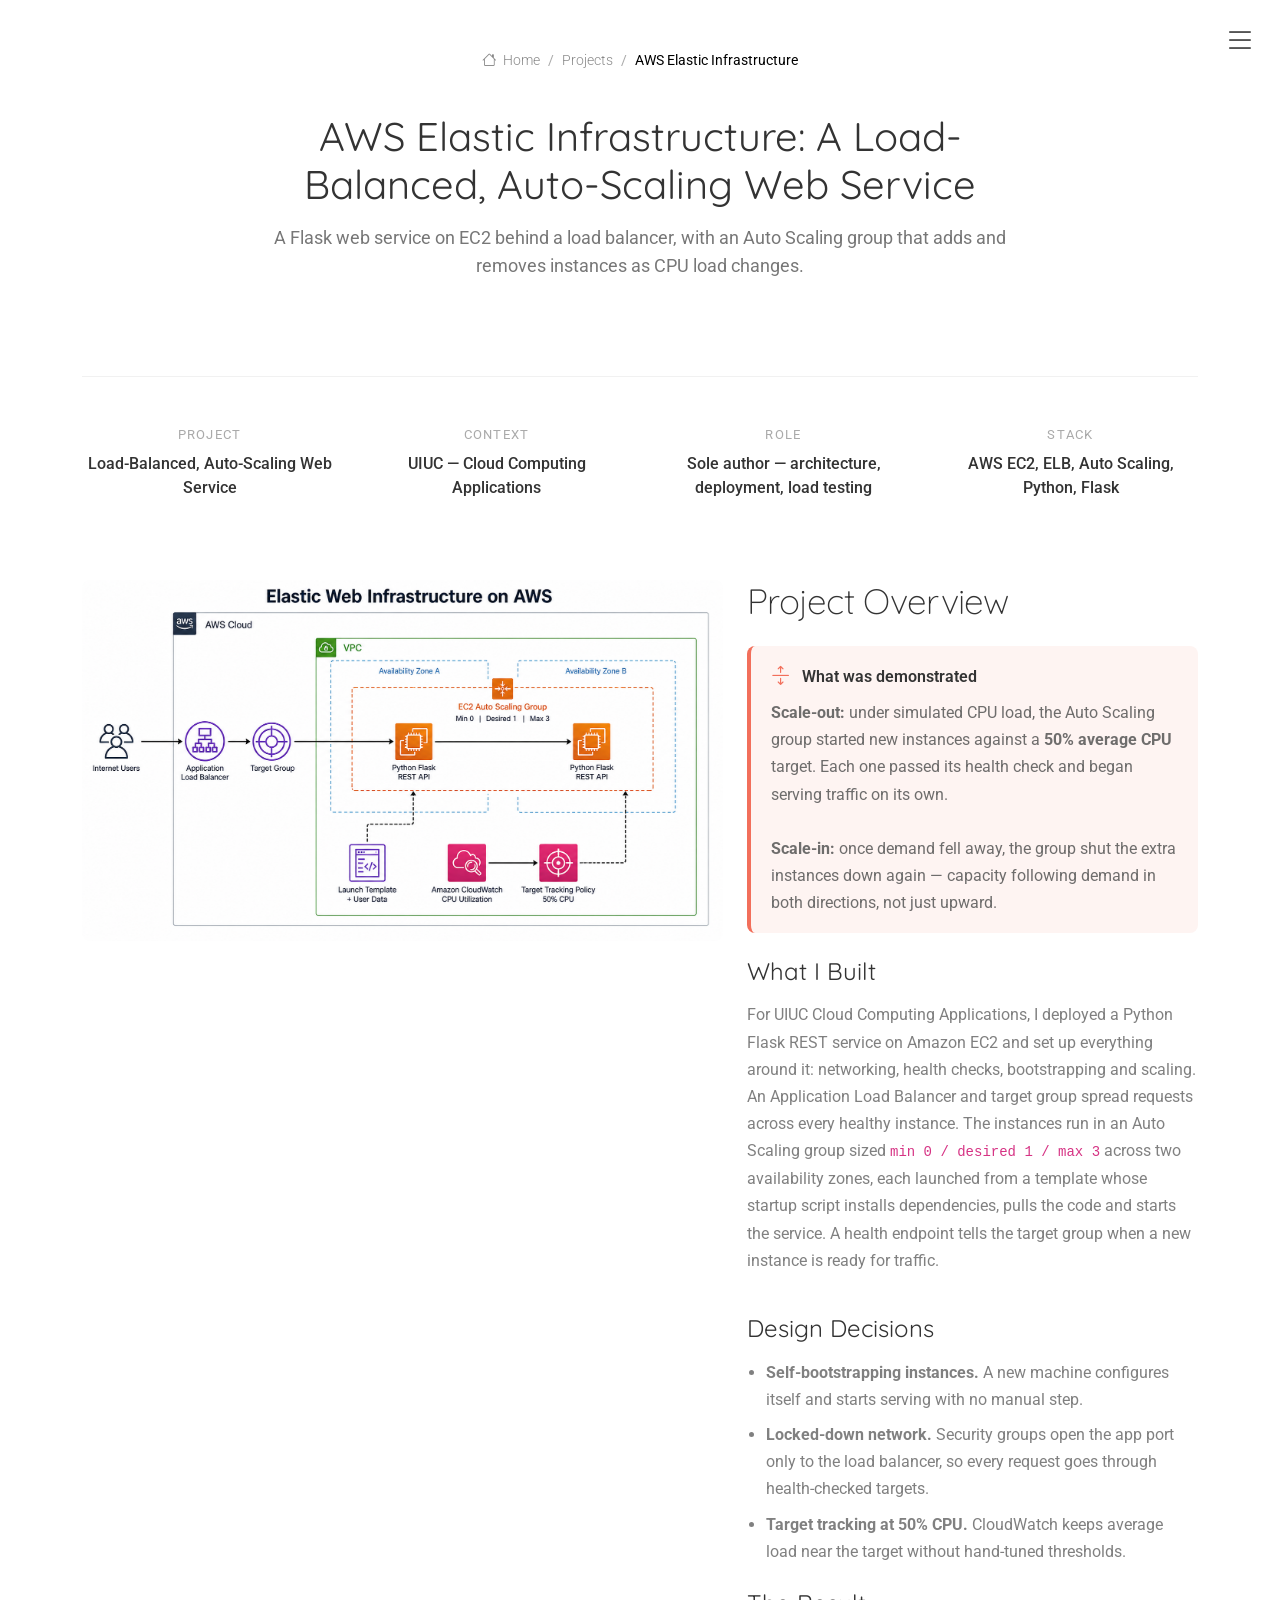
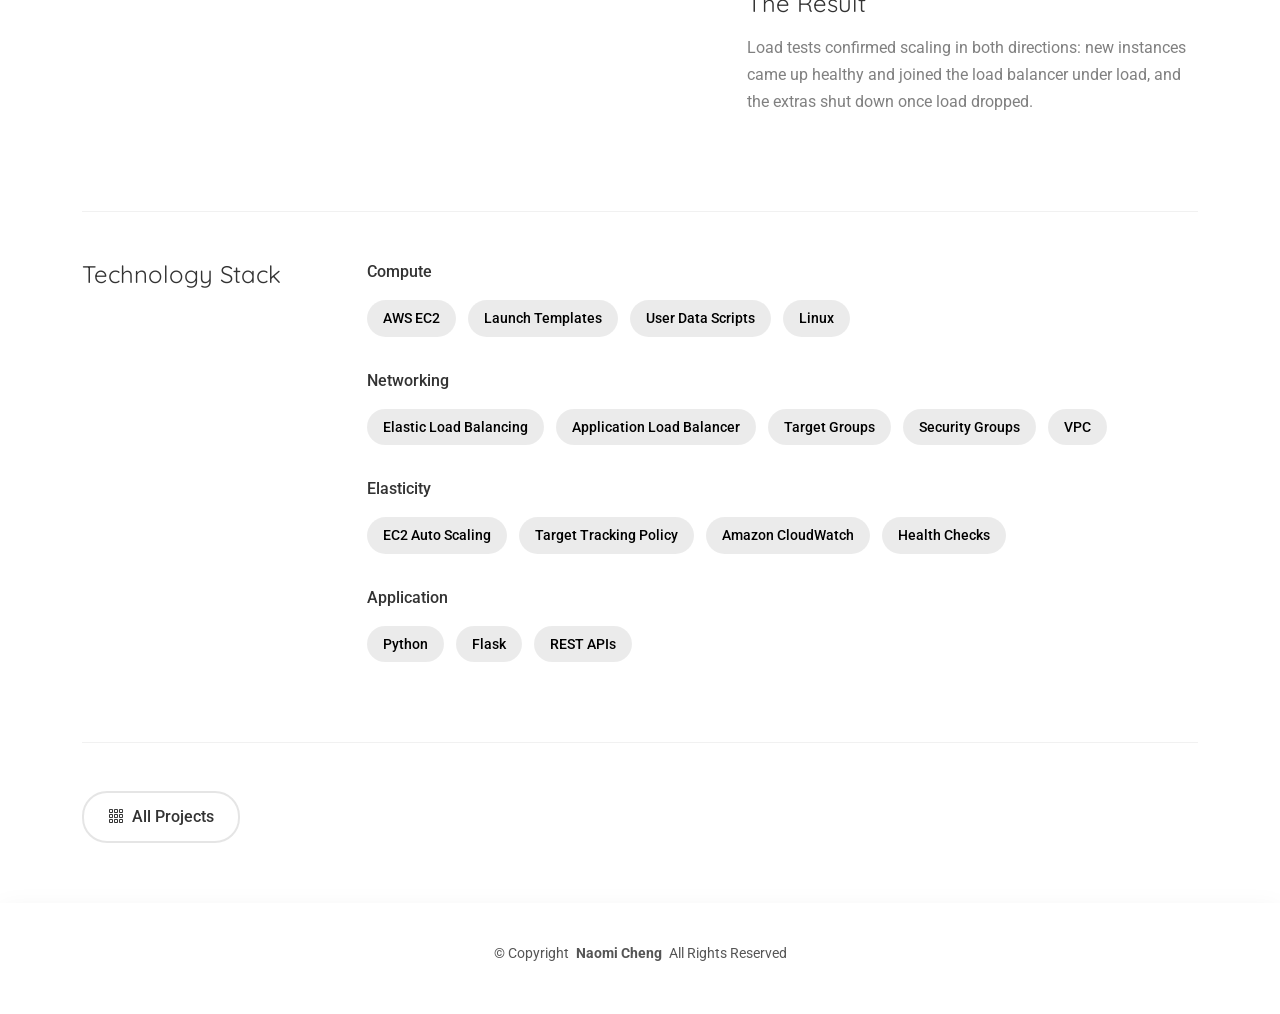
<file: portfolio-details-aws.html>
<!DOCTYPE html>
<html lang="en">

<head>
  <meta charset="utf-8">
  <meta content="width=device-width, initial-scale=1.0" name="viewport">
  <title>AWS Elastic Infrastructure - Naomi Cheng</title>
  <meta name="description" content="A scalable web-service infrastructure on AWS that load-balances requests across EC2 instances and auto-scales capacity in response to CPU demand.">
  <meta name="keywords" content="AWS, EC2, Application Load Balancer, Auto Scaling, Launch Template, Flask, cloud infrastructure">

  <!-- Favicons -->
  <link rel="icon" type="image/svg+xml" href="/feather2.svg?v=3">
  <link rel="icon" type="image/png" sizes="32x32" href="/favicon.ico?v=3">
  <link rel="shortcut icon" href="/favicon.ico?v=3">
  <link rel="apple-touch-icon" href="/apple-touch-icon.png?v=3">

  <!-- Fonts -->
  <link href="https://fonts.googleapis.com" rel="preconnect">
  <link href="https://fonts.gstatic.com" rel="preconnect" crossorigin>
  <link href="https://fonts.googleapis.com/css2?family=Roboto:ital,wght@0,100;0,300;0,400;0,500;0,700;0,900;1,100;1,300;1,400;1,500;1,700;1,900&family=Raleway:ital,wght@0,100;0,200;0,300;0,400;0,500;0,600;0,700;0,800;0,900;1,100;1,200;1,300;1,400;1,500;1,600;1,700;1,800;1,900&family=Quicksand:wght@300;400;500;600;700&display=swap" rel="stylesheet">

  <!-- Vendor CSS Files -->
  <link href="assets/vendor/bootstrap/css/bootstrap.min.css" rel="stylesheet">
  <link href="assets/vendor/bootstrap-icons/bootstrap-icons.css" rel="stylesheet">
  <link href="assets/vendor/aos/aos.css" rel="stylesheet">
  <link href="assets/vendor/glightbox/css/glightbox.min.css" rel="stylesheet">
  <link href="assets/vendor/swiper/swiper-bundle.min.css" rel="stylesheet">

  <!-- Main CSS File -->
  <link href="assets/css/main.css" rel="stylesheet">

  <!-- =======================================================
  * Template Name: MinimalFolio
  * Template URL: https://bootstrapmade.com/minimalfolio-bootstrap-portfolio-template/
  * Updated: Aug 05 2025 with Bootstrap v5.3.7
  * Author: BootstrapMade.com
  * License: https://bootstrapmade.com/license/
  ======================================================== -->
</head>

<body class="portfolio-details-page">

  <header id="header" class="header d-flex align-items-center position-relative">
    <div class="container-fluid position-relative d-flex align-items-center justify-content-between">

      <a href="index.html" class="logo d-flex align-items-center" aria-label="Home">
        <span class="visually-hidden">Home</span>
      </a>

      <nav id="navmenu" class="navmenu">
        <ul>
          <li><a href="index.html#about">About</a></li>
          <li><a href="index.html#resume">Resume</a></li>
          <li><a href="index.html#portfolio">Portfolio</a></li>
        </ul>
        <i class="mobile-nav-toggle d-xl-none bi bi-list"></i>
      </nav>

    </div>
  </header>

  <main class="main">

    <!-- Page Title -->
    <div class="page-title">
      <div class="breadcrumbs">
        <nav aria-label="breadcrumb">
          <ol class="breadcrumb">
            <li class="breadcrumb-item"><a href="index.html"><i class="bi bi-house"></i> Home</a></li>
            <li class="breadcrumb-item"><a href="index.html#portfolio">Projects</a></li>
            <li class="breadcrumb-item active current">AWS Elastic Infrastructure</li>
          </ol>
        </nav>
      </div>

      <div class="title-wrapper">
        <h1>AWS Elastic Infrastructure: A Load-Balanced, Auto-Scaling Web Service</h1>
        <p>A Flask web service on EC2 behind a load balancer, with an Auto Scaling group that adds and removes instances as CPU load changes.</p>
      </div>
    </div><!-- End Page Title -->

    <!-- Portfolio Details Section -->
    <section id="portfolio-details" class="portfolio-details section">

      <div class="container" data-aos="fade-up" data-aos-delay="100">

        <div class="project-hero">
          <div class="project-meta-grid" data-aos="fade-up" data-aos-delay="200">
            <div class="meta-column">
              <div class="meta-label">Project</div>
              <div class="meta-value">Load-Balanced, Auto-Scaling Web Service</div>
            </div>
            <div class="meta-column">
              <div class="meta-label">Context</div>
              <div class="meta-value">UIUC &mdash; Cloud Computing Applications</div>
            </div>
            <div class="meta-column">
              <div class="meta-label">Role</div>
              <div class="meta-value">Sole author &mdash; architecture, deployment, load testing</div>
            </div>
            <div class="meta-column">
              <div class="meta-label">Stack</div>
              <div class="meta-value">AWS EC2, ELB, Auto Scaling, Python, Flask</div>
            </div>
          </div>
        </div>

        <div class="content-section">
          <div class="row g-4 align-items-start">
            <div class="col-lg-7">
              <div class="visual-showcase" data-aos="zoom-in" data-aos-delay="100">
                <div class="main-visual">
                  <img src="assets/img/portfolio/MP2_infra.png"
                       alt="Architecture diagram: internet users reach an Application Load Balancer and target group, which route to Flask REST API instances in an EC2 Auto Scaling group spanning two availability zones, fed by a launch template and a CloudWatch-driven target tracking policy at 50% CPU"
                       class="img-fluid">
                </div>
              </div>
            </div>

            <div class="col-lg-5">
              <div class="project-overview" data-aos="fade-up">
                <h2>Project Overview</h2>
                <div class="project-recognition" style="margin-bottom: 1.5rem; padding: 1rem 1.25rem; border-left: 4px solid #f26f5b; background: rgba(242, 111, 91, 0.08); border-radius: 8px;">
                  <div style="display: flex; align-items: center; gap: 0.75rem; margin-bottom: 0.5rem; font-weight: 600; color: var(--heading-color);">
                    <i class="bi bi-arrows-expand" style="font-size: 1.2rem; color: #f26f5b;"></i>
                    What was demonstrated
                  </div>
                  <p style="margin: 0; line-height: 1.7; color: color-mix(in srgb, var(--default-color), transparent 15%);">
                    <strong>Scale-out:</strong> under simulated CPU load, the Auto Scaling group started new instances against a <strong>50% average CPU</strong> target. Each one passed its health check and began serving traffic on its own.<br><br>
                    <strong>Scale-in:</strong> once demand fell away, the group shut the extra instances down again &mdash; capacity following demand in both directions, not just upward.
                  </p>
                </div>
                <div class="challenge-solution">
                  <div class="solution-block" data-aos="fade-up" data-aos-delay="100">
                    <h3>What I Built</h3>
                    <p>For UIUC Cloud Computing Applications, I deployed a Python Flask REST service on Amazon EC2 and set up everything around it: networking, health checks, bootstrapping and scaling. An Application Load Balancer and target group spread requests across every healthy instance. The instances run in an Auto Scaling group sized <code>min 0 / desired 1 / max 3</code> across two availability zones, each launched from a template whose startup script installs dependencies, pulls the code and starts the service. A health endpoint tells the target group when a new instance is ready for traffic.</p>
                  </div>

                  <div class="solution-block" data-aos="fade-up" data-aos-delay="150">
                    <h3>Design Decisions</h3>
                    <ul class="overview-list">
                      <li><strong>Self-bootstrapping instances.</strong> A new machine configures itself and starts serving with no manual step.</li>
                      <li><strong>Locked-down network.</strong> Security groups open the app port only to the load balancer, so every request goes through health-checked targets.</li>
                      <li><strong>Target tracking at 50% CPU.</strong> CloudWatch keeps average load near the target without hand-tuned thresholds.</li>
                    </ul>
                  </div>

                  <div class="solution-block" data-aos="fade-up" data-aos-delay="200">
                    <h3>The Result</h3>
                    <p>Load tests confirmed scaling in both directions: new instances came up healthy and joined the load balancer under load, and the extras shut down once load dropped.</p>
                  </div>
                </div>
              </div>
            </div>
          </div>
        </div>

        <div class="technology-stack" data-aos="fade-up" data-aos-delay="100">
          <div class="row">
            <div class="col-lg-3">
              <h3>Technology Stack</h3>
            </div>
            <div class="col-lg-9">
              <div class="tech-categories">
                <div class="tech-category" data-aos="fade-up" data-aos-delay="150">
                  <div class="category-title">Compute</div>
                  <div class="tech-list">
                    <span class="tech-item">AWS EC2</span>
                    <span class="tech-item">Launch Templates</span>
                    <span class="tech-item">User Data Scripts</span>
                    <span class="tech-item">Linux</span>
                  </div>
                </div>
                <div class="tech-category" data-aos="fade-up" data-aos-delay="200">
                  <div class="category-title">Networking</div>
                  <div class="tech-list">
                    <span class="tech-item">Elastic Load Balancing</span>
                    <span class="tech-item">Application Load Balancer</span>
                    <span class="tech-item">Target Groups</span>
                    <span class="tech-item">Security Groups</span>
                    <span class="tech-item">VPC</span>
                  </div>
                </div>
                <div class="tech-category" data-aos="fade-up" data-aos-delay="250">
                  <div class="category-title">Elasticity</div>
                  <div class="tech-list">
                    <span class="tech-item">EC2 Auto Scaling</span>
                    <span class="tech-item">Target Tracking Policy</span>
                    <span class="tech-item">Amazon CloudWatch</span>
                    <span class="tech-item">Health Checks</span>
                  </div>
                </div>
                <div class="tech-category" data-aos="fade-up" data-aos-delay="300">
                  <div class="category-title">Application</div>
                  <div class="tech-list">
                    <span class="tech-item">Python</span>
                    <span class="tech-item">Flask</span>
                    <span class="tech-item">REST APIs</span>
                  </div>
                </div>
              </div>
            </div>
          </div>
        </div>

        <div class="project-footer" data-aos="fade-up" data-aos-delay="200">
          <div class="footer-navigation">
            <a href="index.html#portfolio" class="nav-link all-projects">
              <i class="bi bi-grid-3x3-gap"></i>
              <span>All Projects</span>
            </a>
          </div>
        </div>

      </div>

    </section><!-- /Portfolio Details Section -->

  </main>

  <footer id="footer" class="footer">

    <div class="container">
      <div class="copyright text-center ">
        <p>© <span>Copyright</span> <strong class="px-1 sitename">Naomi Cheng</strong> <span>All Rights Reserved</span></p>
      </div>
      <div class="credits">
      </div>
    </div>

  </footer>

  <!-- Scroll Top -->
  <a href="#" id="scroll-top" class="scroll-top d-flex align-items-center justify-content-center"><i class="bi bi-arrow-up-short"></i></a>

  <!-- Preloader -->
  <div id="preloader">
    <div></div>
    <div></div>
    <div></div>
    <div></div>
  </div>

  <!-- Vendor JS Files -->
  <script src="assets/vendor/bootstrap/js/bootstrap.bundle.min.js"></script>
  <script src="assets/vendor/php-email-form/validate.js"></script>
  <script src="assets/vendor/aos/aos.js"></script>
  <script src="assets/vendor/typed.js/typed.umd.js"></script>
  <script src="assets/vendor/waypoints/noframework.waypoints.js"></script>
  <script src="assets/vendor/imagesloaded/imagesloaded.pkgd.min.js"></script>
  <script src="assets/vendor/isotope-layout/isotope.pkgd.min.js"></script>
  <script src="assets/vendor/glightbox/js/glightbox.min.js"></script>
  <script src="assets/vendor/swiper/swiper-bundle.min.js"></script>

  <!-- Main JS File -->
  <script src="assets/js/main.js"></script>

</body>

</html>
</file>
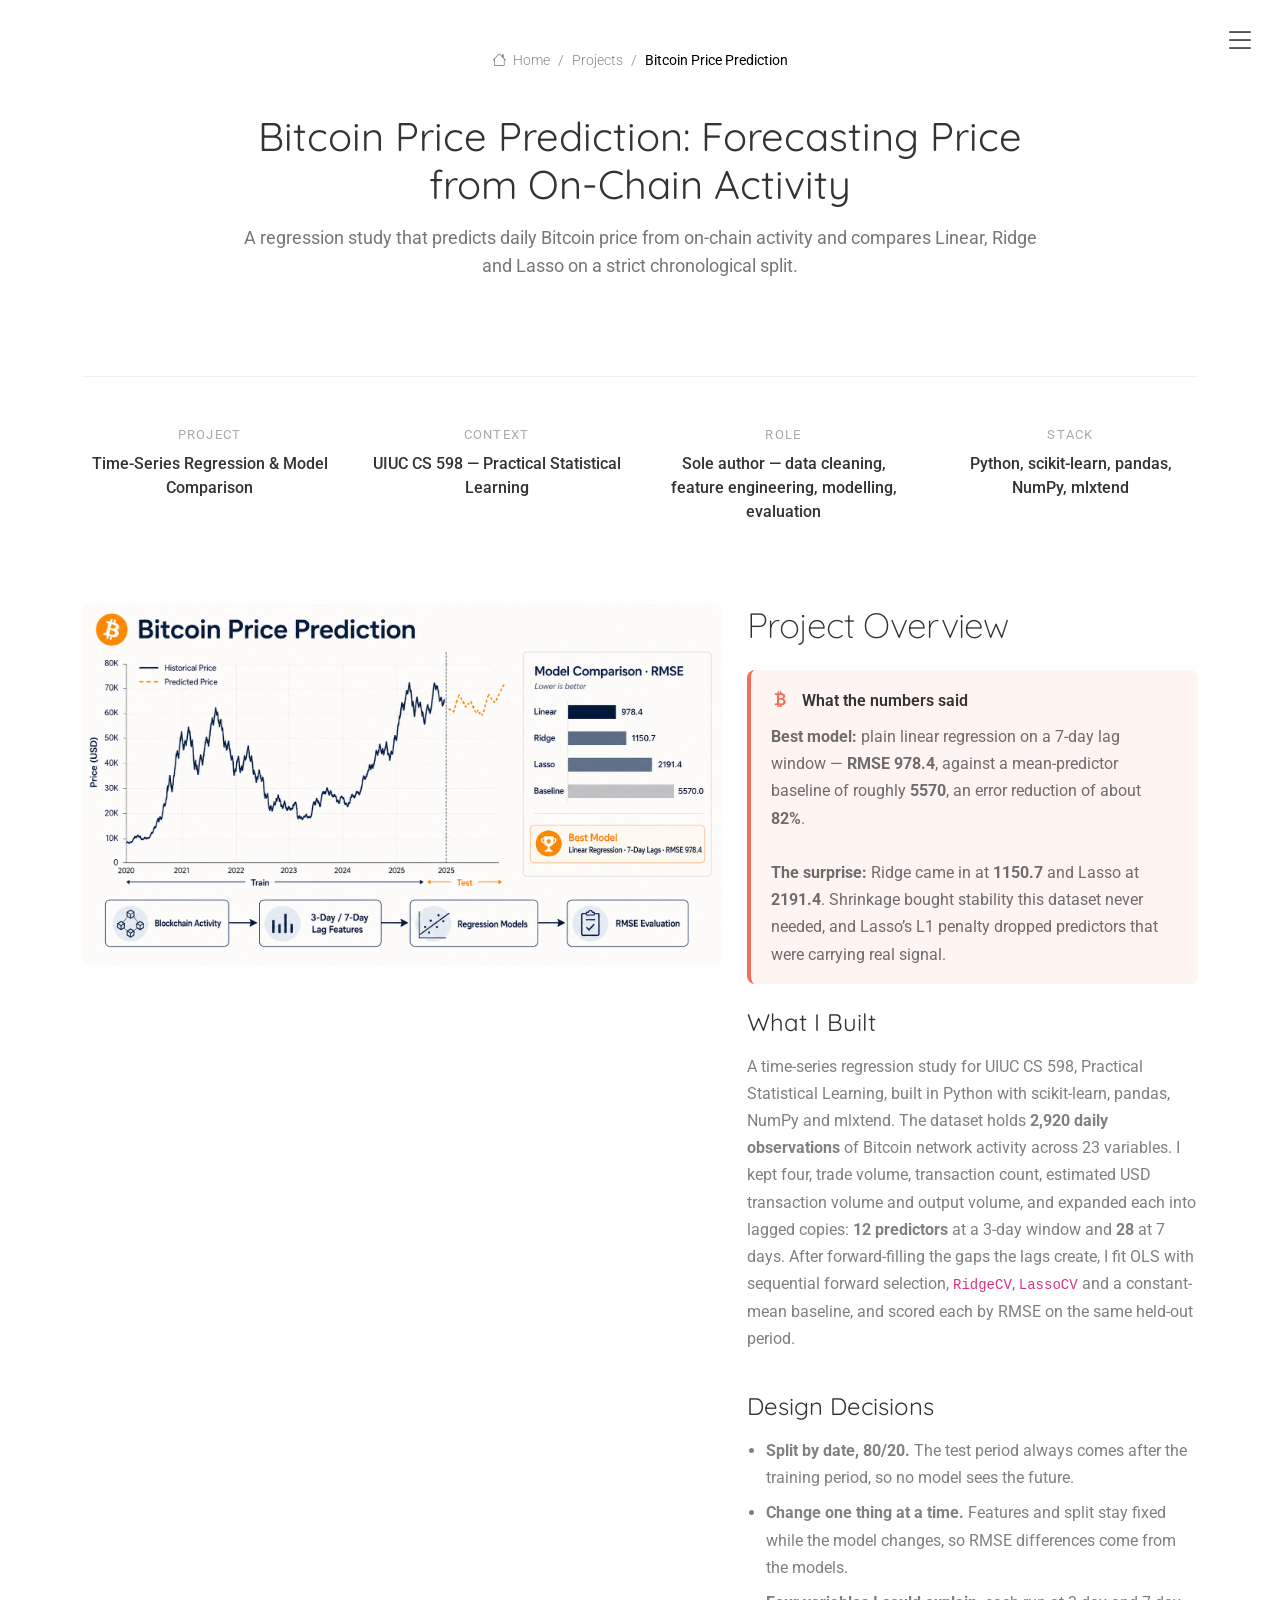
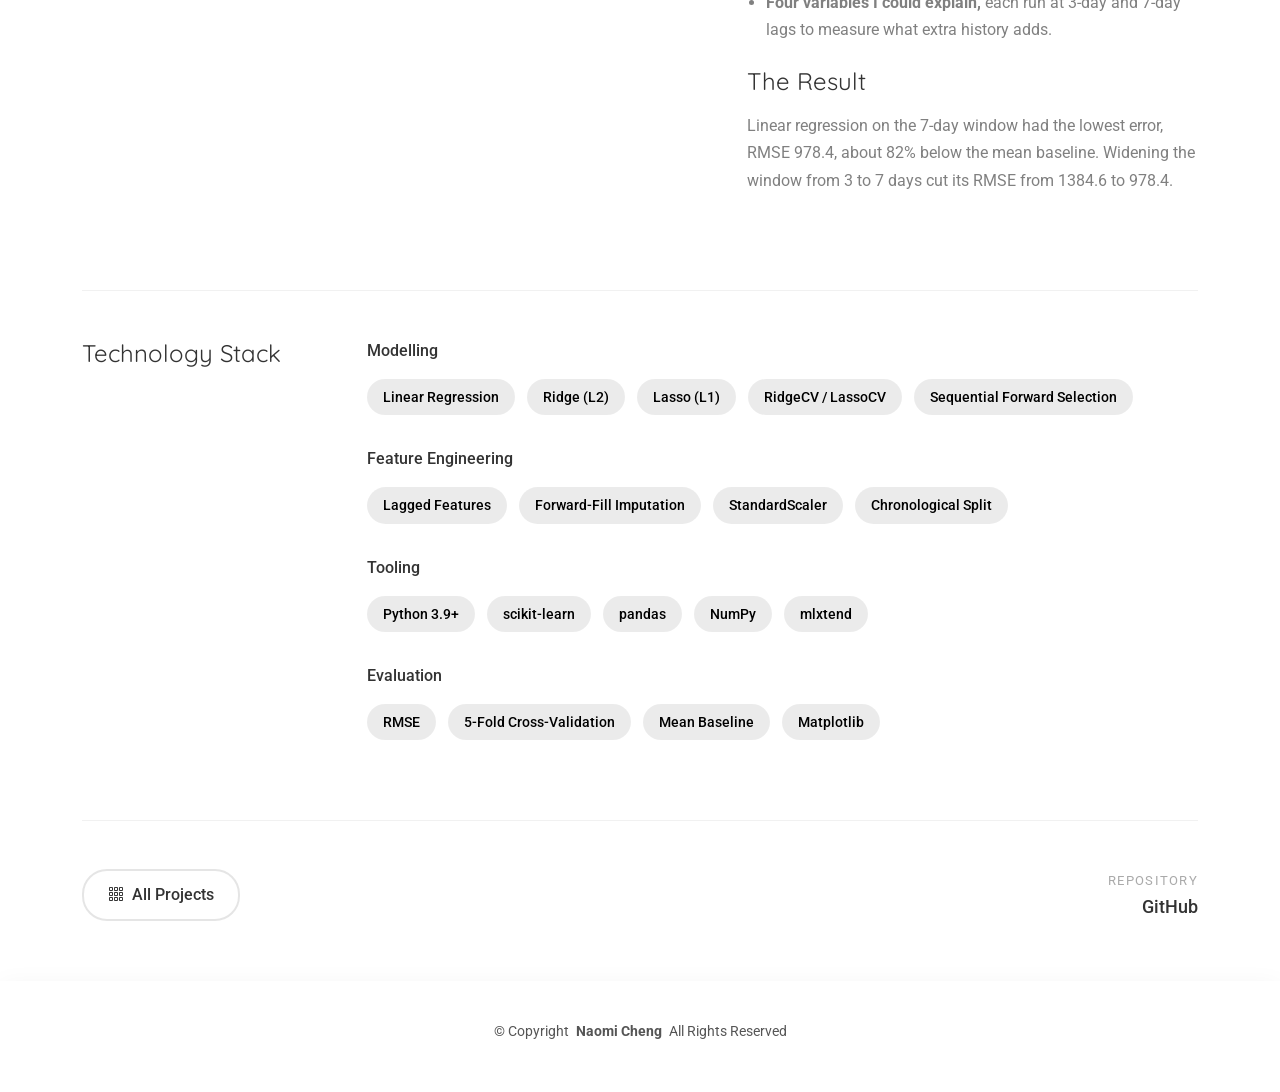
<file: portfolio-details-bitcoin.html>
<!DOCTYPE html>
<html lang="en">

<head>
  <meta charset="utf-8">
  <meta content="width=device-width, initial-scale=1.0" name="viewport">
  <title>Bitcoin Price Prediction - Naomi Cheng</title>
  <meta name="description" content="Forecasting daily Bitcoin market price from blockchain activity with lagged Linear, Ridge, and Lasso regression, evaluated by RMSE on a chronological train/test split.">
  <meta name="keywords" content="statistical learning, regression, Ridge, Lasso, time series, lagged features, Bitcoin, scikit-learn, RMSE, feature selection">

  <!-- Favicons -->
  <link rel="icon" type="image/svg+xml" href="/feather2.svg?v=3">
  <link rel="icon" type="image/png" sizes="32x32" href="/favicon.ico?v=3">
  <link rel="shortcut icon" href="/favicon.ico?v=3">
  <link rel="apple-touch-icon" href="/apple-touch-icon.png?v=3">

  <!-- Fonts -->
  <link href="https://fonts.googleapis.com" rel="preconnect">
  <link href="https://fonts.gstatic.com" rel="preconnect" crossorigin>
  <link href="https://fonts.googleapis.com/css2?family=Roboto:ital,wght@0,100;0,300;0,400;0,500;0,700;0,900;1,100;1,300;1,400;1,500;1,700;1,900&family=Raleway:ital,wght@0,100;0,200;0,300;0,400;0,500;0,600;0,700;0,800;0,900;1,100;1,200;1,300;1,400;1,500;1,600;1,700;1,800;1,900&family=Quicksand:wght@300;400;500;600;700&display=swap" rel="stylesheet">

  <!-- Vendor CSS Files -->
  <link href="assets/vendor/bootstrap/css/bootstrap.min.css" rel="stylesheet">
  <link href="assets/vendor/bootstrap-icons/bootstrap-icons.css" rel="stylesheet">
  <link href="assets/vendor/aos/aos.css" rel="stylesheet">
  <link href="assets/vendor/glightbox/css/glightbox.min.css" rel="stylesheet">
  <link href="assets/vendor/swiper/swiper-bundle.min.css" rel="stylesheet">

  <!-- Main CSS File -->
  <link href="assets/css/main.css" rel="stylesheet">

  <!-- =======================================================
  * Template Name: MinimalFolio
  * Template URL: https://bootstrapmade.com/minimalfolio-bootstrap-portfolio-template/
  * Updated: Aug 05 2025 with Bootstrap v5.3.7
  * Author: BootstrapMade.com
  * License: https://bootstrapmade.com/license/
  ======================================================== -->
</head>

<body class="portfolio-details-page">

  <header id="header" class="header d-flex align-items-center position-relative">
    <div class="container-fluid position-relative d-flex align-items-center justify-content-between">

      <a href="index.html" class="logo d-flex align-items-center" aria-label="Home">
        <span class="visually-hidden">Home</span>
      </a>

      <nav id="navmenu" class="navmenu">
        <ul>
          <li><a href="index.html#about">About</a></li>
          <li><a href="index.html#resume">Resume</a></li>
          <li><a href="index.html#portfolio">Portfolio</a></li>
        </ul>
        <i class="mobile-nav-toggle d-xl-none bi bi-list"></i>
      </nav>

    </div>
  </header>

  <main class="main">

    <!-- Page Title -->
    <div class="page-title">
      <div class="breadcrumbs">
        <nav aria-label="breadcrumb">
          <ol class="breadcrumb">
            <li class="breadcrumb-item"><a href="index.html"><i class="bi bi-house"></i> Home</a></li>
            <li class="breadcrumb-item"><a href="index.html#portfolio">Projects</a></li>
            <li class="breadcrumb-item active current">Bitcoin Price Prediction</li>
          </ol>
        </nav>
      </div>

      <div class="title-wrapper">
        <h1>Bitcoin Price Prediction: Forecasting Price from On-Chain Activity</h1>
        <p>A regression study that predicts daily Bitcoin price from on-chain activity and compares Linear, Ridge and Lasso on a strict chronological split.</p>
      </div>
    </div><!-- End Page Title -->

    <!-- Portfolio Details Section -->
    <section id="portfolio-details" class="portfolio-details section">

      <div class="container" data-aos="fade-up" data-aos-delay="100">

        <div class="project-hero">
          <div class="project-meta-grid" data-aos="fade-up" data-aos-delay="200">
            <div class="meta-column">
              <div class="meta-label">Project</div>
              <div class="meta-value">Time-Series Regression &amp; Model Comparison</div>
            </div>
            <div class="meta-column">
              <div class="meta-label">Context</div>
              <div class="meta-value">UIUC CS 598 &mdash; Practical Statistical Learning</div>
            </div>
            <div class="meta-column">
              <div class="meta-label">Role</div>
              <div class="meta-value">Sole author &mdash; data cleaning, feature engineering, modelling, evaluation</div>
            </div>
            <div class="meta-column">
              <div class="meta-label">Stack</div>
              <div class="meta-value">Python, scikit-learn, pandas, NumPy, mlxtend</div>
            </div>
          </div>
        </div>

        <div class="content-section">
          <div class="row g-4 align-items-start">
            <div class="col-lg-7">
              <div class="visual-showcase" data-aos="zoom-in" data-aos-delay="100">
                <div class="main-visual">
                  <img src="assets/img/portfolio/bitcoin.png"
                       alt="Project summary: a Bitcoin price time series split chronologically into a training span and a held-out test span with predicted prices overlaid, a bar chart comparing RMSE across Linear (978.4), Ridge (1150.7), Lasso (2191.4) and a mean baseline (5570.0), and a pipeline strip running from blockchain activity through 3-day and 7-day lag features to regression models and RMSE evaluation"
                       class="img-fluid">
                </div>
              </div>
            </div>

            <div class="col-lg-5">
              <div class="project-overview" data-aos="fade-up">
                <h2>Project Overview</h2>
                <div class="project-recognition" style="margin-bottom: 1.5rem; padding: 1rem 1.25rem; border-left: 4px solid #f26f5b; background: rgba(242, 111, 91, 0.08); border-radius: 8px;">
                  <div style="display: flex; align-items: center; gap: 0.75rem; margin-bottom: 0.5rem; font-weight: 600; color: var(--heading-color);">
                    <i class="bi bi-currency-bitcoin" style="font-size: 1.2rem; color: #f26f5b;"></i>
                    What the numbers said
                  </div>
                  <p style="margin: 0; line-height: 1.7; color: color-mix(in srgb, var(--default-color), transparent 15%);">
                    <strong>Best model:</strong> plain linear regression on a 7-day lag window &mdash; <strong>RMSE 978.4</strong>, against a mean-predictor baseline of roughly <strong>5570</strong>, an error reduction of about <strong>82%</strong>.<br><br>
                    <strong>The surprise:</strong> Ridge came in at <strong>1150.7</strong> and Lasso at <strong>2191.4</strong>. Shrinkage bought stability this dataset never needed, and Lasso&rsquo;s L1 penalty dropped predictors that were carrying real signal.
                  </p>
                </div>
                <div class="challenge-solution">
                  <div class="solution-block" data-aos="fade-up" data-aos-delay="100">
                    <h3>What I Built</h3>
                    <p>A time-series regression study for UIUC CS 598, Practical Statistical Learning, built in Python with scikit-learn, pandas, NumPy and mlxtend. The dataset holds <strong>2,920 daily observations</strong> of Bitcoin network activity across 23 variables. I kept four, trade volume, transaction count, estimated USD transaction volume and output volume, and expanded each into lagged copies: <strong>12 predictors</strong> at a 3-day window and <strong>28</strong> at 7 days. After forward-filling the gaps the lags create, I fit OLS with sequential forward selection, <code>RidgeCV</code>, <code>LassoCV</code> and a constant-mean baseline, and scored each by RMSE on the same held-out period.</p>
                  </div>

                  <div class="solution-block" data-aos="fade-up" data-aos-delay="150">
                    <h3>Design Decisions</h3>
                    <ul class="overview-list">
                      <li><strong>Split by date, 80/20.</strong> The test period always comes after the training period, so no model sees the future.</li>
                      <li><strong>Change one thing at a time.</strong> Features and split stay fixed while the model changes, so RMSE differences come from the models.</li>
                      <li><strong>Four variables I could explain,</strong> each run at 3-day and 7-day lags to measure what extra history adds.</li>
                    </ul>
                  </div>

                  <div class="solution-block" data-aos="fade-up" data-aos-delay="200">
                    <h3>The Result</h3>
                    <p>Linear regression on the 7-day window had the lowest error, RMSE 978.4, about 82% below the mean baseline. Widening the window from 3 to 7 days cut its RMSE from 1384.6 to 978.4.</p>
                  </div>
                </div>
              </div>
            </div>
          </div>
        </div>

        <div class="technology-stack" data-aos="fade-up" data-aos-delay="100">
          <div class="row">
            <div class="col-lg-3">
              <h3>Technology Stack</h3>
            </div>
            <div class="col-lg-9">
              <div class="tech-categories">
                <div class="tech-category" data-aos="fade-up" data-aos-delay="150">
                  <div class="category-title">Modelling</div>
                  <div class="tech-list">
                    <span class="tech-item">Linear Regression</span>
                    <span class="tech-item">Ridge (L2)</span>
                    <span class="tech-item">Lasso (L1)</span>
                    <span class="tech-item">RidgeCV / LassoCV</span>
                    <span class="tech-item">Sequential Forward Selection</span>
                  </div>
                </div>
                <div class="tech-category" data-aos="fade-up" data-aos-delay="200">
                  <div class="category-title">Feature Engineering</div>
                  <div class="tech-list">
                    <span class="tech-item">Lagged Features</span>
                    <span class="tech-item">Forward-Fill Imputation</span>
                    <span class="tech-item">StandardScaler</span>
                    <span class="tech-item">Chronological Split</span>
                  </div>
                </div>
                <div class="tech-category" data-aos="fade-up" data-aos-delay="250">
                  <div class="category-title">Tooling</div>
                  <div class="tech-list">
                    <span class="tech-item">Python 3.9+</span>
                    <span class="tech-item">scikit-learn</span>
                    <span class="tech-item">pandas</span>
                    <span class="tech-item">NumPy</span>
                    <span class="tech-item">mlxtend</span>
                  </div>
                </div>
                <div class="tech-category" data-aos="fade-up" data-aos-delay="300">
                  <div class="category-title">Evaluation</div>
                  <div class="tech-list">
                    <span class="tech-item">RMSE</span>
                    <span class="tech-item">5-Fold Cross-Validation</span>
                    <span class="tech-item">Mean Baseline</span>
                    <span class="tech-item">Matplotlib</span>
                  </div>
                </div>
              </div>
            </div>
          </div>
        </div>

        <div class="project-footer" data-aos="fade-up" data-aos-delay="200">
          <div class="footer-navigation">
            <a href="index.html#portfolio" class="nav-link all-projects">
              <i class="bi bi-grid-3x3-gap"></i>
              <span>All Projects</span>
            </a>
            <a href="https://github.com/ysc06/bitcoin-price-prediction" target="_blank" rel="noopener noreferrer" class="nav-link next-project">
              <span class="nav-direction">Repository</span>
              <span class="nav-title">GitHub</span>
            </a>
          </div>
        </div>

      </div>

    </section><!-- /Portfolio Details Section -->

  </main>

  <footer id="footer" class="footer">

    <div class="container">
      <div class="copyright text-center ">
        <p>© <span>Copyright</span> <strong class="px-1 sitename">Naomi Cheng</strong> <span>All Rights Reserved</span></p>
      </div>
      <div class="credits">
      </div>
    </div>

  </footer>

  <!-- Scroll Top -->
  <a href="#" id="scroll-top" class="scroll-top d-flex align-items-center justify-content-center"><i class="bi bi-arrow-up-short"></i></a>

  <!-- Preloader -->
  <div id="preloader">
    <div></div>
    <div></div>
    <div></div>
    <div></div>
  </div>

  <!-- Vendor JS Files -->
  <script src="assets/vendor/bootstrap/js/bootstrap.bundle.min.js"></script>
  <script src="assets/vendor/php-email-form/validate.js"></script>
  <script src="assets/vendor/aos/aos.js"></script>
  <script src="assets/vendor/typed.js/typed.umd.js"></script>
  <script src="assets/vendor/waypoints/noframework.waypoints.js"></script>
  <script src="assets/vendor/imagesloaded/imagesloaded.pkgd.min.js"></script>
  <script src="assets/vendor/isotope-layout/isotope.pkgd.min.js"></script>
  <script src="assets/vendor/glightbox/js/glightbox.min.js"></script>
  <script src="assets/vendor/swiper/swiper-bundle.min.js"></script>

  <!-- Main JS File -->
  <script src="assets/js/main.js"></script>

</body>

</html>
</file>
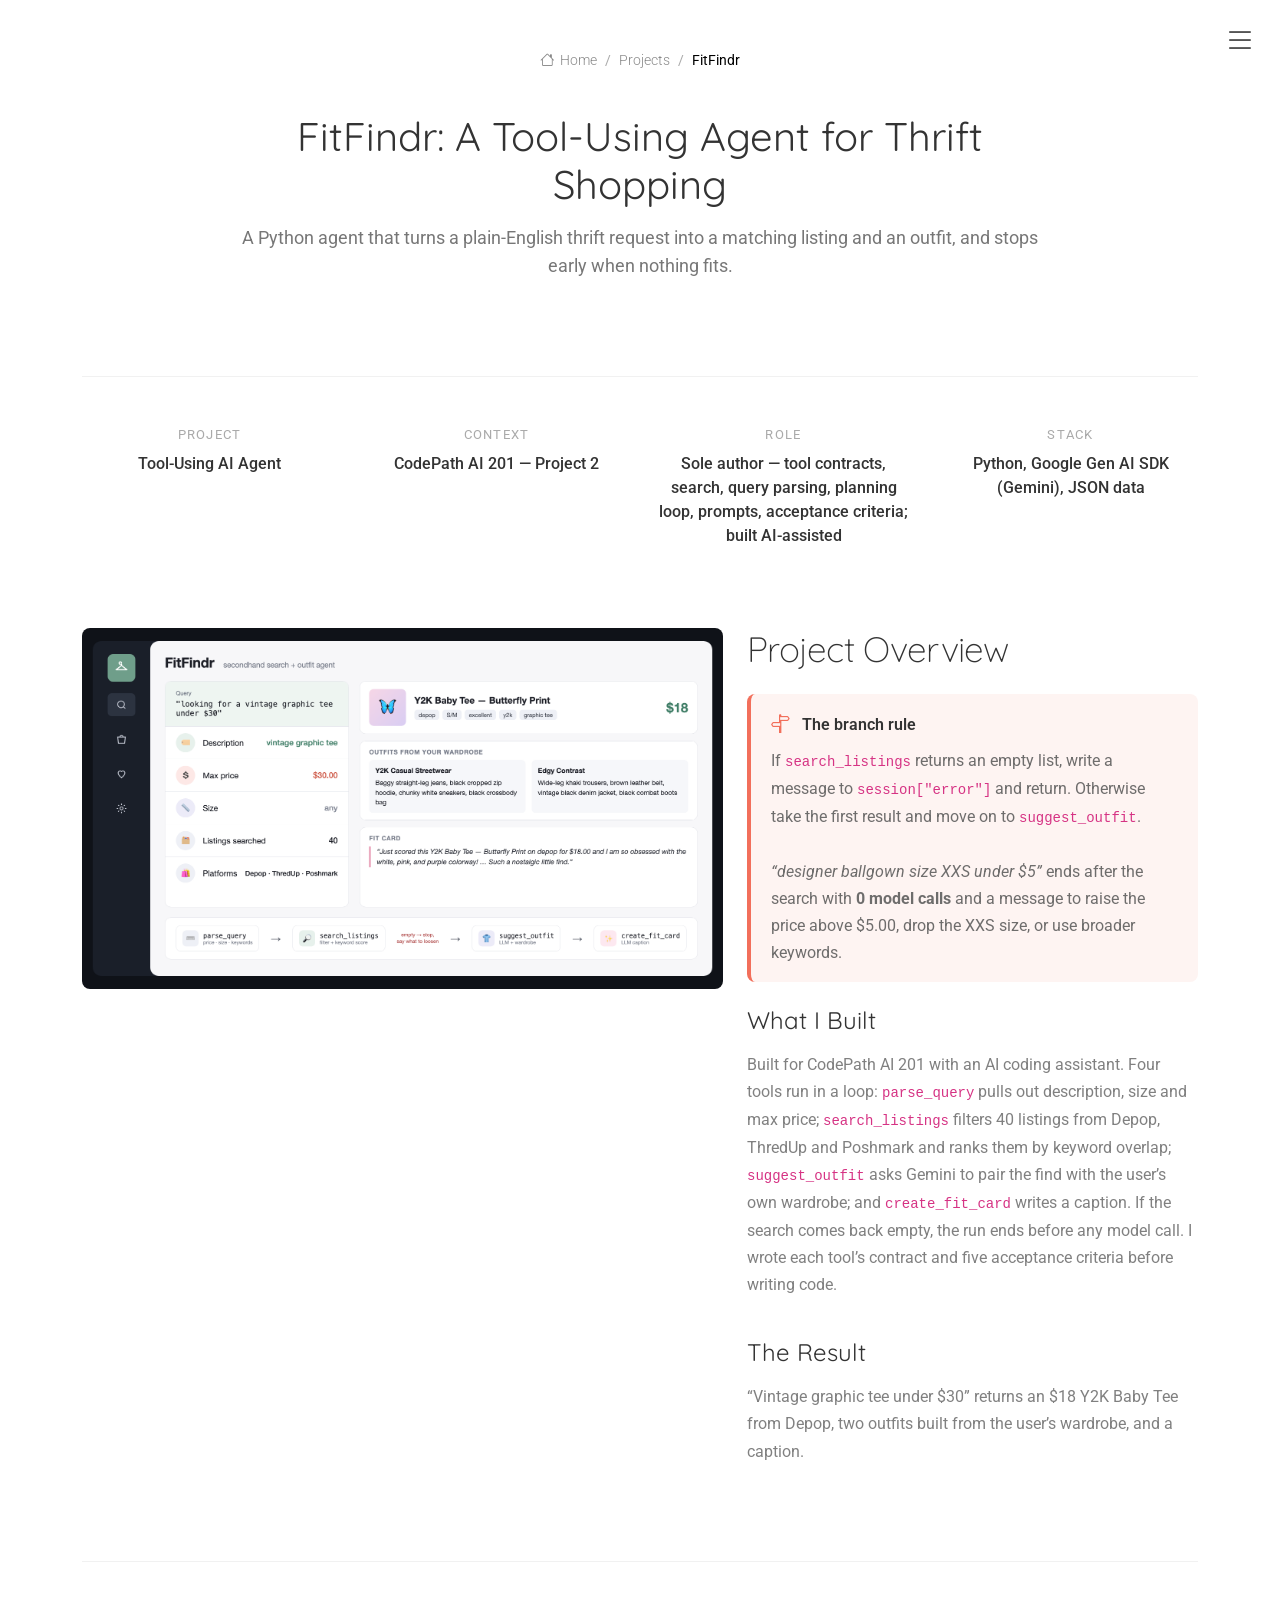
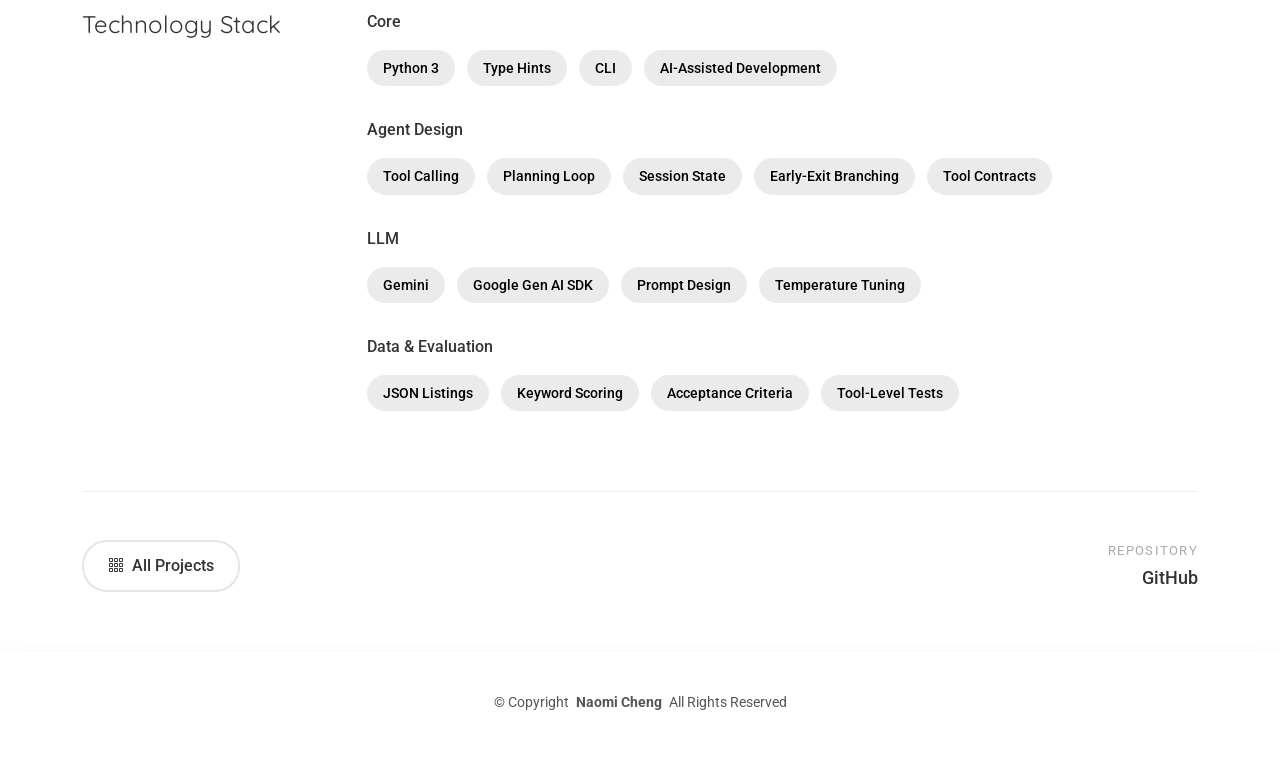
<file: portfolio-details-fitfindr.html>
<!DOCTYPE html>
<html lang="en">

<head>
  <meta charset="utf-8">
  <meta content="width=device-width, initial-scale=1.0" name="viewport">
  <title>FitFindr - Naomi Cheng</title>
  <meta name="description" content="FitFindr: a tool-using AI agent built for CodePath AI 201. It searches 40 secondhand listings for a plain-English request, styles the find with clothes the user already owns, writes a fit card caption, and stops early with a fix when nothing matches.">
  <meta name="keywords" content="AI agent, tool calling, planning loop, LLM, Gemini, Python, CodePath, AI 201, acceptance criteria, prompt design, secondhand fashion, AI-assisted development">

  <!-- Favicons -->
  <link rel="icon" type="image/svg+xml" href="/feather2.svg?v=3">
  <link rel="icon" type="image/png" sizes="32x32" href="/favicon.ico?v=3">
  <link rel="shortcut icon" href="/favicon.ico?v=3">
  <link rel="apple-touch-icon" href="/apple-touch-icon.png?v=3">

  <!-- Fonts -->
  <link href="https://fonts.googleapis.com" rel="preconnect">
  <link href="https://fonts.gstatic.com" rel="preconnect" crossorigin>
  <link href="https://fonts.googleapis.com/css2?family=Roboto:ital,wght@0,100;0,300;0,400;0,500;0,700;0,900;1,100;1,300;1,400;1,500;1,700;1,900&family=Raleway:ital,wght@0,100;0,200;0,300;0,400;0,500;0,600;0,700;0,800;0,900;1,100;1,200;1,300;1,400;1,500;1,600;1,700;1,800;1,900&family=Quicksand:wght@300;400;500;600;700&display=swap" rel="stylesheet">

  <!-- Vendor CSS Files -->
  <link href="assets/vendor/bootstrap/css/bootstrap.min.css" rel="stylesheet">
  <link href="assets/vendor/bootstrap-icons/bootstrap-icons.css" rel="stylesheet">
  <link href="assets/vendor/aos/aos.css" rel="stylesheet">
  <link href="assets/vendor/glightbox/css/glightbox.min.css" rel="stylesheet">
  <link href="assets/vendor/swiper/swiper-bundle.min.css" rel="stylesheet">

  <!-- Main CSS File -->
  <link href="assets/css/main.css" rel="stylesheet">

  <!-- =======================================================
  * Template Name: MinimalFolio
  * Template URL: https://bootstrapmade.com/minimalfolio-bootstrap-portfolio-template/
  * Updated: Aug 05 2025 with Bootstrap v5.3.7
  * Author: BootstrapMade.com
  * License: https://bootstrapmade.com/license/
  ======================================================== -->
</head>

<body class="portfolio-details-page">

  <header id="header" class="header d-flex align-items-center position-relative">
    <div class="container-fluid position-relative d-flex align-items-center justify-content-between">

      <a href="index.html" class="logo d-flex align-items-center" aria-label="Home">
        <span class="visually-hidden">Home</span>
      </a>

      <nav id="navmenu" class="navmenu">
        <ul>
          <li><a href="index.html#about">About</a></li>
          <li><a href="index.html#resume">Resume</a></li>
          <li><a href="index.html#portfolio">Portfolio</a></li>
        </ul>
        <i class="mobile-nav-toggle d-xl-none bi bi-list"></i>
      </nav>

    </div>
  </header>

  <main class="main">

    <!-- Page Title -->
    <div class="page-title">
      <div class="breadcrumbs">
        <nav aria-label="breadcrumb">
          <ol class="breadcrumb">
            <li class="breadcrumb-item"><a href="index.html"><i class="bi bi-house"></i> Home</a></li>
            <li class="breadcrumb-item"><a href="index.html#portfolio">Projects</a></li>
            <li class="breadcrumb-item active current">FitFindr</li>
          </ol>
        </nav>
      </div>

      <div class="title-wrapper">
        <h1>FitFindr: A Tool-Using Agent for Thrift Shopping</h1>
        <p>A Python agent that turns a plain-English thrift request into a matching listing and an outfit, and stops early when nothing fits.</p>
      </div>
    </div><!-- End Page Title -->

    <!-- Portfolio Details Section -->
    <section id="portfolio-details" class="portfolio-details section">

      <div class="container" data-aos="fade-up" data-aos-delay="100">

        <div class="project-hero">
          <div class="project-meta-grid" data-aos="fade-up" data-aos-delay="200">
            <div class="meta-column">
              <div class="meta-label">Project</div>
              <div class="meta-value">Tool-Using AI Agent</div>
            </div>
            <div class="meta-column">
              <div class="meta-label">Context</div>
              <div class="meta-value">CodePath AI 201 &mdash; Project 2</div>
            </div>
            <div class="meta-column">
              <div class="meta-label">Role</div>
              <div class="meta-value">Sole author &mdash; tool contracts, search, query parsing, planning loop, prompts, acceptance criteria; built AI-assisted</div>
            </div>
            <div class="meta-column">
              <div class="meta-label">Stack</div>
              <div class="meta-value">Python, Google Gen AI SDK (Gemini), JSON data</div>
            </div>
          </div>
        </div>

        <div class="content-section">
          <div class="row g-4 align-items-start">
            <div class="col-lg-7">
              <div class="visual-showcase" data-aos="zoom-in" data-aos-delay="100">
                <div class="main-visual">
                  <img src="assets/img/portfolio/fitfindr.png"
                       alt="One FitFindr run: the query 'looking for a vintage graphic tee under $30' parsed into description vintage graphic tee, max price $30 and any size; the match, a Y2K Baby Tee with a butterfly print for $18 on Depop; two outfits built from the user's wardrobe; and a fit card caption, above a pipeline strip reading parse_query, search_listings, which stops when empty, suggest_outfit, and create_fit_card"
                       class="img-fluid">
                </div>
              </div>
            </div>

            <div class="col-lg-5">
              <div class="project-overview" data-aos="fade-up">
                <h2>Project Overview</h2>
                <div class="project-recognition" style="margin-bottom: 1.5rem; padding: 1rem 1.25rem; border-left: 4px solid #f26f5b; background: rgba(242, 111, 91, 0.08); border-radius: 8px;">
                  <div style="display: flex; align-items: center; gap: 0.75rem; margin-bottom: 0.5rem; font-weight: 600; color: var(--heading-color);">
                    <i class="bi bi-signpost-split" style="font-size: 1.2rem; color: #f26f5b;"></i>
                    The branch rule
                  </div>
                  <p style="margin: 0; line-height: 1.7; color: color-mix(in srgb, var(--default-color), transparent 15%);">
                    If <code>search_listings</code> returns an empty list, write a message to <code>session["error"]</code> and return. Otherwise take the first result and move on to <code>suggest_outfit</code>.<br><br>
                    <em>&ldquo;designer ballgown size XXS under $5&rdquo;</em> ends after the search with <strong>0 model calls</strong> and a message to raise the price above $5.00, drop the XXS size, or use broader keywords.
                  </p>
                </div>
                <div class="challenge-solution">
                  <div class="solution-block" data-aos="fade-up" data-aos-delay="100">
                    <h3>What I Built</h3>
                    <p>Built for CodePath AI 201 with an AI coding assistant. Four tools run in a loop: <code>parse_query</code> pulls out description, size and max price; <code>search_listings</code> filters 40 listings from Depop, ThredUp and Poshmark and ranks them by keyword overlap; <code>suggest_outfit</code> asks Gemini to pair the find with the user&rsquo;s own wardrobe; and <code>create_fit_card</code> writes a caption. If the search comes back empty, the run ends before any model call. I wrote each tool&rsquo;s contract and five acceptance criteria before writing code.</p>
                  </div>

                  <div class="solution-block" data-aos="fade-up" data-aos-delay="150">
                    <h3>The Result</h3>
                    <p>&ldquo;Vintage graphic tee under $30&rdquo; returns an $18 Y2K Baby Tee from Depop, two outfits built from the user&rsquo;s wardrobe, and a caption.</p>
                  </div>
                </div>
              </div>
            </div>
          </div>
        </div>

        <div class="technology-stack" data-aos="fade-up" data-aos-delay="100">
          <div class="row">
            <div class="col-lg-3">
              <h3>Technology Stack</h3>
            </div>
            <div class="col-lg-9">
              <div class="tech-categories">
                <div class="tech-category" data-aos="fade-up" data-aos-delay="150">
                  <div class="category-title">Core</div>
                  <div class="tech-list">
                    <span class="tech-item">Python 3</span>
                    <span class="tech-item">Type Hints</span>
                    <span class="tech-item">CLI</span>
                    <span class="tech-item">AI-Assisted Development</span>
                  </div>
                </div>
                <div class="tech-category" data-aos="fade-up" data-aos-delay="200">
                  <div class="category-title">Agent Design</div>
                  <div class="tech-list">
                    <span class="tech-item">Tool Calling</span>
                    <span class="tech-item">Planning Loop</span>
                    <span class="tech-item">Session State</span>
                    <span class="tech-item">Early-Exit Branching</span>
                    <span class="tech-item">Tool Contracts</span>
                  </div>
                </div>
                <div class="tech-category" data-aos="fade-up" data-aos-delay="250">
                  <div class="category-title">LLM</div>
                  <div class="tech-list">
                    <span class="tech-item">Gemini</span>
                    <span class="tech-item">Google Gen AI SDK</span>
                    <span class="tech-item">Prompt Design</span>
                    <span class="tech-item">Temperature Tuning</span>
                  </div>
                </div>
                <div class="tech-category" data-aos="fade-up" data-aos-delay="300">
                  <div class="category-title">Data &amp; Evaluation</div>
                  <div class="tech-list">
                    <span class="tech-item">JSON Listings</span>
                    <span class="tech-item">Keyword Scoring</span>
                    <span class="tech-item">Acceptance Criteria</span>
                    <span class="tech-item">Tool-Level Tests</span>
                  </div>
                </div>
              </div>
            </div>
          </div>
        </div>

        <div class="project-footer" data-aos="fade-up" data-aos-delay="200">
          <div class="footer-navigation">
            <a href="index.html#portfolio" class="nav-link all-projects">
              <i class="bi bi-grid-3x3-gap"></i>
              <span>All Projects</span>
            </a>
            <a href="https://github.com/ysc06/ai201-project2-fitfindr-starter-v2026" target="_blank" rel="noopener noreferrer" class="nav-link next-project">
              <span class="nav-direction">Repository</span>
              <span class="nav-title">GitHub</span>
            </a>
          </div>
        </div>

      </div>

    </section><!-- /Portfolio Details Section -->

  </main>

  <footer id="footer" class="footer">

    <div class="container">
      <div class="copyright text-center ">
        <p>© <span>Copyright</span> <strong class="px-1 sitename">Naomi Cheng</strong> <span>All Rights Reserved</span></p>
      </div>
      <div class="credits">
      </div>
    </div>

  </footer>

  <!-- Scroll Top -->
  <a href="#" id="scroll-top" class="scroll-top d-flex align-items-center justify-content-center"><i class="bi bi-arrow-up-short"></i></a>

  <!-- Preloader -->
  <div id="preloader">
    <div></div>
    <div></div>
    <div></div>
    <div></div>
  </div>

  <!-- Vendor JS Files -->
  <script src="assets/vendor/bootstrap/js/bootstrap.bundle.min.js"></script>
  <script src="assets/vendor/php-email-form/validate.js"></script>
  <script src="assets/vendor/aos/aos.js"></script>
  <script src="assets/vendor/typed.js/typed.umd.js"></script>
  <script src="assets/vendor/waypoints/noframework.waypoints.js"></script>
  <script src="assets/vendor/imagesloaded/imagesloaded.pkgd.min.js"></script>
  <script src="assets/vendor/isotope-layout/isotope.pkgd.min.js"></script>
  <script src="assets/vendor/glightbox/js/glightbox.min.js"></script>
  <script src="assets/vendor/swiper/swiper-bundle.min.js"></script>

  <!-- Main JS File -->
  <script src="assets/js/main.js"></script>

</body>

</html>
</file>
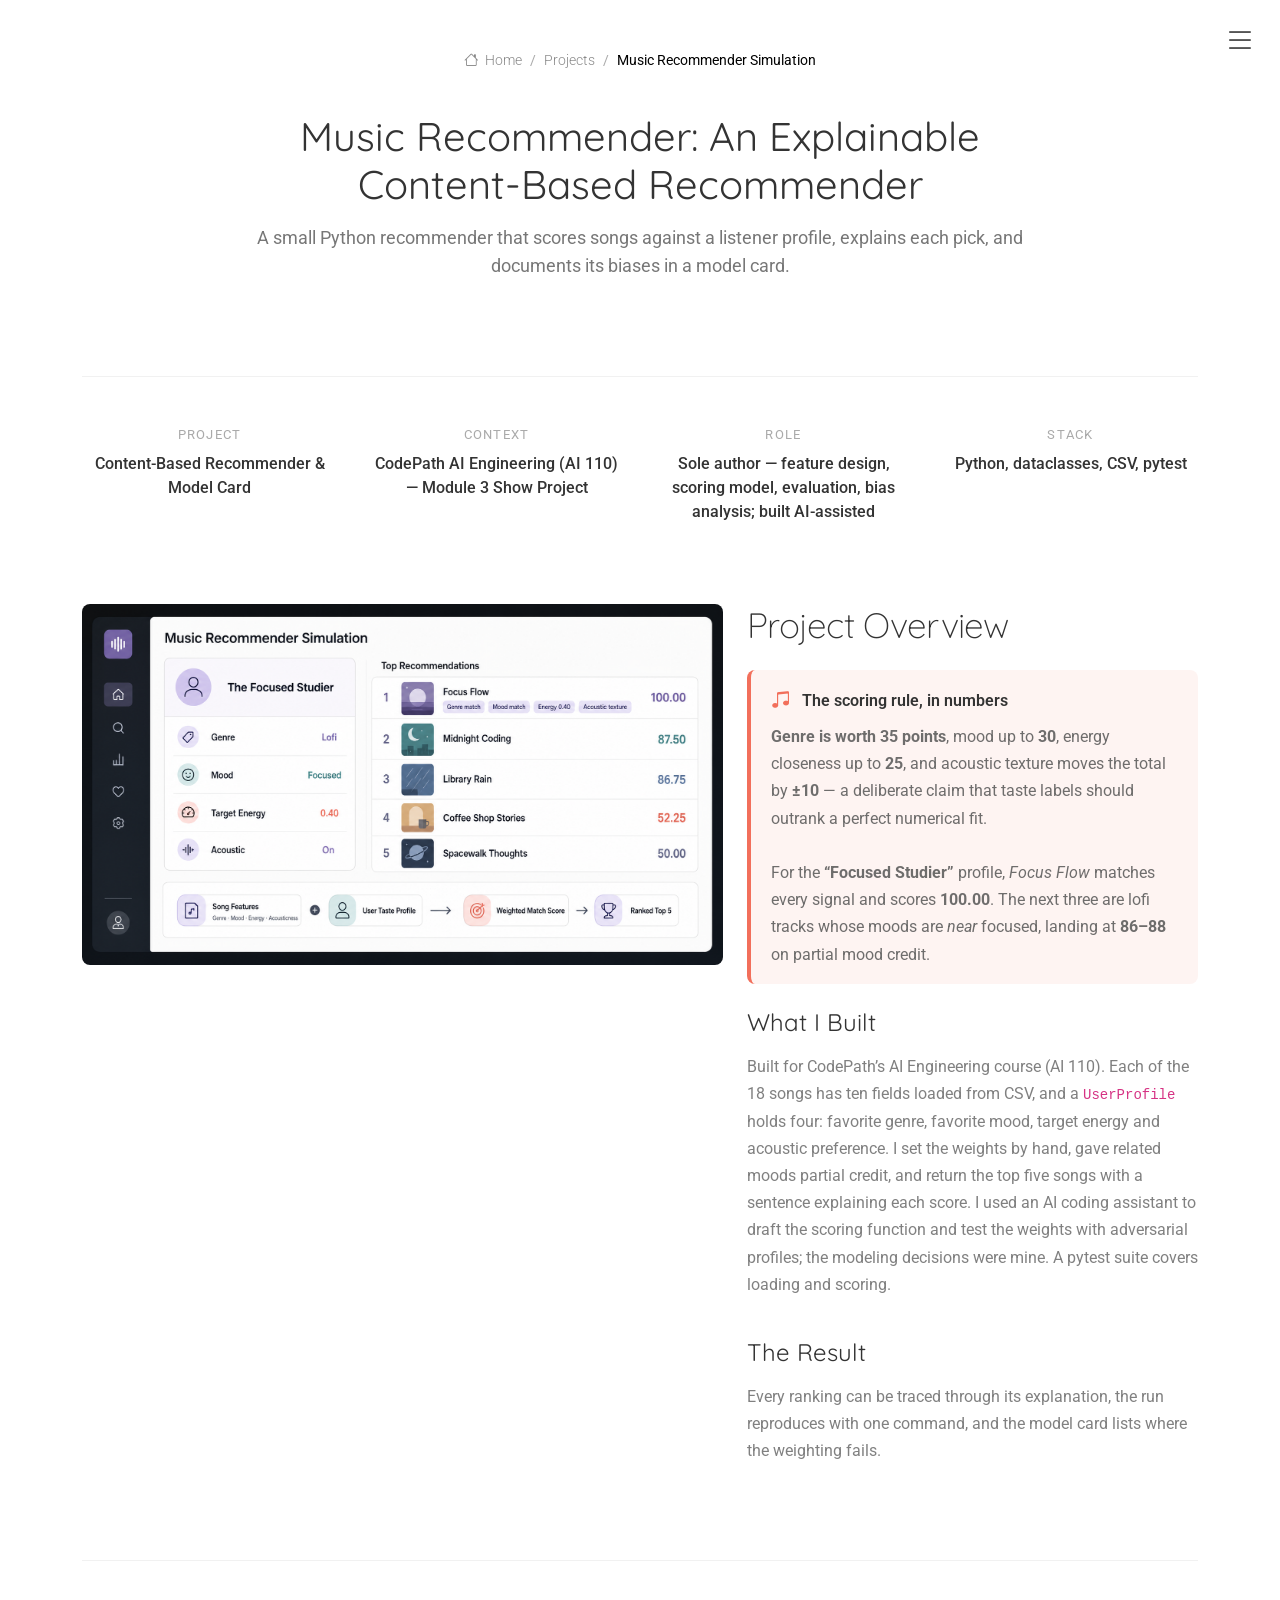
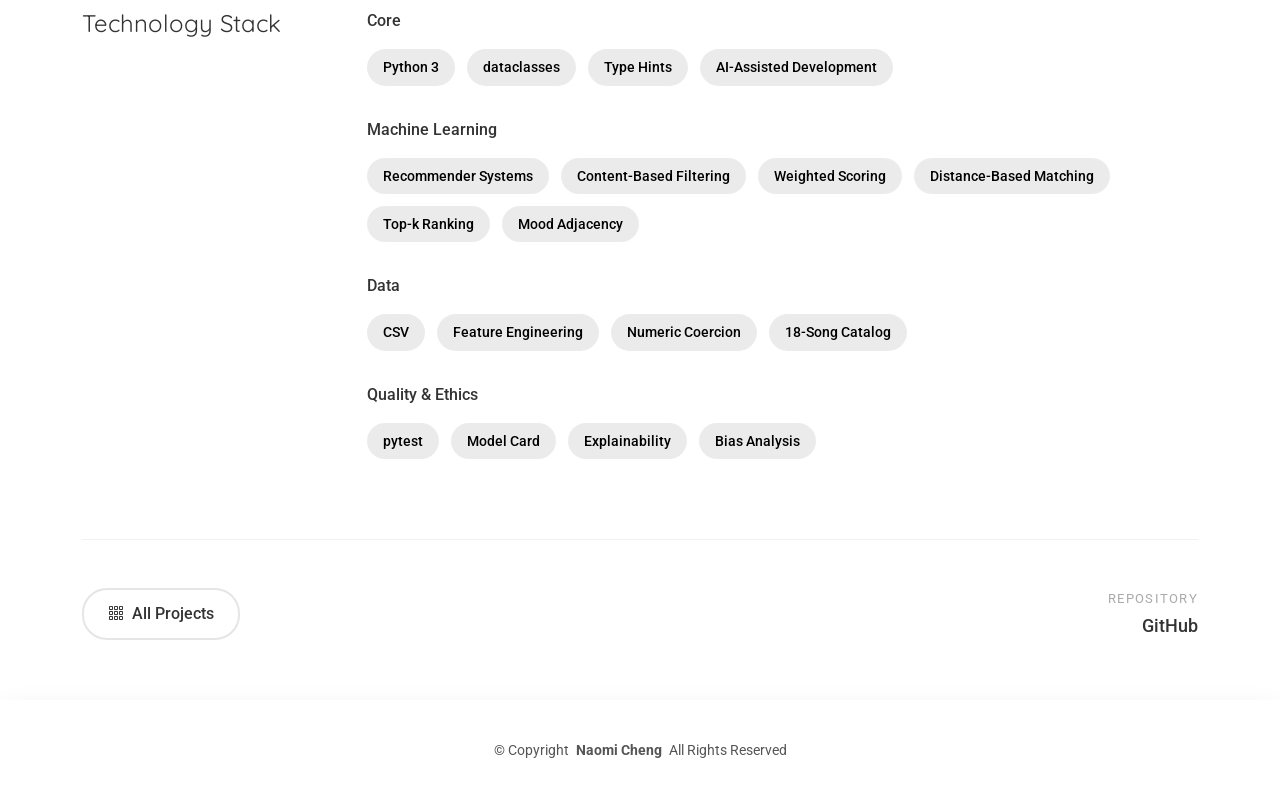
<file: portfolio-details-music.html>
<!DOCTYPE html>
<html lang="en">

<head>
  <meta charset="utf-8">
  <meta content="width=device-width, initial-scale=1.0" name="viewport">
  <title>Music Recommender Simulation - Naomi Cheng</title>
  <meta name="description" content="A content-based music recommender in plain Python built AI-assisted for CodePath&rsquo;s AI Engineering course: it scores an 18-song catalog against a user taste profile, explains every recommendation in plain language, and documents its own bias in a model card.">
  <meta name="keywords" content="machine learning, recommender system, content-based filtering, AI-assisted development, CodePath, AI Engineering, Python, ranking, model card, AI ethics, bias, fairness, explainable AI, pytest">

  <!-- Favicons -->
  <link rel="icon" type="image/svg+xml" href="/feather2.svg?v=3">
  <link rel="icon" type="image/png" sizes="32x32" href="/favicon.ico?v=3">
  <link rel="shortcut icon" href="/favicon.ico?v=3">
  <link rel="apple-touch-icon" href="/apple-touch-icon.png?v=3">

  <!-- Fonts -->
  <link href="https://fonts.googleapis.com" rel="preconnect">
  <link href="https://fonts.gstatic.com" rel="preconnect" crossorigin>
  <link href="https://fonts.googleapis.com/css2?family=Roboto:ital,wght@0,100;0,300;0,400;0,500;0,700;0,900;1,100;1,300;1,400;1,500;1,700;1,900&family=Raleway:ital,wght@0,100;0,200;0,300;0,400;0,500;0,600;0,700;0,800;0,900;1,100;1,200;1,300;1,400;1,500;1,600;1,700;1,800;1,900&family=Quicksand:wght@300;400;500;600;700&display=swap" rel="stylesheet">

  <!-- Vendor CSS Files -->
  <link href="assets/vendor/bootstrap/css/bootstrap.min.css" rel="stylesheet">
  <link href="assets/vendor/bootstrap-icons/bootstrap-icons.css" rel="stylesheet">
  <link href="assets/vendor/aos/aos.css" rel="stylesheet">
  <link href="assets/vendor/glightbox/css/glightbox.min.css" rel="stylesheet">
  <link href="assets/vendor/swiper/swiper-bundle.min.css" rel="stylesheet">

  <!-- Main CSS File -->
  <link href="assets/css/main.css" rel="stylesheet">

  <!-- =======================================================
  * Template Name: MinimalFolio
  * Template URL: https://bootstrapmade.com/minimalfolio-bootstrap-portfolio-template/
  * Updated: Aug 05 2025 with Bootstrap v5.3.7
  * Author: BootstrapMade.com
  * License: https://bootstrapmade.com/license/
  ======================================================== -->
</head>

<body class="portfolio-details-page">

  <header id="header" class="header d-flex align-items-center position-relative">
    <div class="container-fluid position-relative d-flex align-items-center justify-content-between">

      <a href="index.html" class="logo d-flex align-items-center" aria-label="Home">
        <span class="visually-hidden">Home</span>
      </a>

      <nav id="navmenu" class="navmenu">
        <ul>
          <li><a href="index.html#about">About</a></li>
          <li><a href="index.html#resume">Resume</a></li>
          <li><a href="index.html#portfolio">Portfolio</a></li>
        </ul>
        <i class="mobile-nav-toggle d-xl-none bi bi-list"></i>
      </nav>

    </div>
  </header>

  <main class="main">

    <!-- Page Title -->
    <div class="page-title">
      <div class="breadcrumbs">
        <nav aria-label="breadcrumb">
          <ol class="breadcrumb">
            <li class="breadcrumb-item"><a href="index.html"><i class="bi bi-house"></i> Home</a></li>
            <li class="breadcrumb-item"><a href="index.html#portfolio">Projects</a></li>
            <li class="breadcrumb-item active current">Music Recommender Simulation</li>
          </ol>
        </nav>
      </div>

      <div class="title-wrapper">
        <h1>Music Recommender: An Explainable Content-Based Recommender</h1>
        <p>A small Python recommender that scores songs against a listener profile, explains each pick, and documents its biases in a model card.</p>
      </div>
    </div><!-- End Page Title -->

    <!-- Portfolio Details Section -->
    <section id="portfolio-details" class="portfolio-details section">

      <div class="container" data-aos="fade-up" data-aos-delay="100">

        <div class="project-hero">
          <div class="project-meta-grid" data-aos="fade-up" data-aos-delay="200">
            <div class="meta-column">
              <div class="meta-label">Project</div>
              <div class="meta-value">Content-Based Recommender &amp; Model Card</div>
            </div>
            <div class="meta-column">
              <div class="meta-label">Context</div>
              <div class="meta-value">CodePath AI Engineering (AI 110) &mdash; Module 3 Show Project</div>
            </div>
            <div class="meta-column">
              <div class="meta-label">Role</div>
              <div class="meta-value">Sole author &mdash; feature design, scoring model, evaluation, bias analysis; built AI-assisted</div>
            </div>
            <div class="meta-column">
              <div class="meta-label">Stack</div>
              <div class="meta-value">Python, dataclasses, CSV, pytest</div>
            </div>
          </div>
        </div>

        <div class="content-section">
          <div class="row g-4 align-items-start">
            <div class="col-lg-7">
              <div class="visual-showcase" data-aos="zoom-in" data-aos-delay="100">
                <div class="main-visual">
                  <img src="assets/img/portfolio/music_rec.png"
                       alt="The recommender's output for the default profile: a taste-profile panel showing genre lofi, mood focused, target energy 0.40 and acoustic on, beside a ranked list of five recommendations led by Focus Flow at 100.00, with badges naming the signals that earned each score, above a pipeline strip reading song features plus user taste profile to weighted match score to ranked top 5"
                       class="img-fluid">
                </div>
              </div>
            </div>

            <div class="col-lg-5">
              <div class="project-overview" data-aos="fade-up">
                <h2>Project Overview</h2>
                <div class="project-recognition" style="margin-bottom: 1.5rem; padding: 1rem 1.25rem; border-left: 4px solid #f26f5b; background: rgba(242, 111, 91, 0.08); border-radius: 8px;">
                  <div style="display: flex; align-items: center; gap: 0.75rem; margin-bottom: 0.5rem; font-weight: 600; color: var(--heading-color);">
                    <i class="bi bi-music-note-beamed" style="font-size: 1.2rem; color: #f26f5b;"></i>
                    The scoring rule, in numbers
                  </div>
                  <p style="margin: 0; line-height: 1.7; color: color-mix(in srgb, var(--default-color), transparent 15%);">
                    <strong>Genre is worth 35 points</strong>, mood up to <strong>30</strong>, energy closeness up to <strong>25</strong>, and acoustic texture moves the total by <strong>&plusmn;10</strong> &mdash; a deliberate claim that taste labels should outrank a perfect numerical fit.<br><br>
                    For the <strong>&ldquo;Focused Studier&rdquo;</strong> profile, <em>Focus Flow</em> matches every signal and scores <strong>100.00</strong>. The next three are lofi tracks whose moods are <em>near</em> focused, landing at <strong>86&ndash;88</strong> on partial mood credit.
                  </p>
                </div>
                <div class="challenge-solution">
                  <div class="solution-block" data-aos="fade-up" data-aos-delay="100">
                    <h3>What I Built</h3>
                    <p>Built for CodePath&rsquo;s AI Engineering course (AI 110). Each of the 18 songs has ten fields loaded from CSV, and a <code>UserProfile</code> holds four: favorite genre, favorite mood, target energy and acoustic preference. I set the weights by hand, gave related moods partial credit, and return the top five songs with a sentence explaining each score. I used an AI coding assistant to draft the scoring function and test the weights with adversarial profiles; the modeling decisions were mine. A pytest suite covers loading and scoring.</p>
                  </div>

                  <div class="solution-block" data-aos="fade-up" data-aos-delay="150">
                    <h3>The Result</h3>
                    <p>Every ranking can be traced through its explanation, the run reproduces with one command, and the model card lists where the weighting fails.</p>
                  </div>
                </div>
              </div>
            </div>
          </div>
        </div>

        <div class="technology-stack" data-aos="fade-up" data-aos-delay="100">
          <div class="row">
            <div class="col-lg-3">
              <h3>Technology Stack</h3>
            </div>
            <div class="col-lg-9">
              <div class="tech-categories">
                <div class="tech-category" data-aos="fade-up" data-aos-delay="150">
                  <div class="category-title">Core</div>
                  <div class="tech-list">
                    <span class="tech-item">Python 3</span>
                    <span class="tech-item">dataclasses</span>
                    <span class="tech-item">Type Hints</span>
                    <span class="tech-item">AI-Assisted Development</span>
                  </div>
                </div>
                <div class="tech-category" data-aos="fade-up" data-aos-delay="200">
                  <div class="category-title">Machine Learning</div>
                  <div class="tech-list">
                    <span class="tech-item">Recommender Systems</span>
                    <span class="tech-item">Content-Based Filtering</span>
                    <span class="tech-item">Weighted Scoring</span>
                    <span class="tech-item">Distance-Based Matching</span>
                    <span class="tech-item">Top-k Ranking</span>
                    <span class="tech-item">Mood Adjacency</span>
                  </div>
                </div>
                <div class="tech-category" data-aos="fade-up" data-aos-delay="250">
                  <div class="category-title">Data</div>
                  <div class="tech-list">
                    <span class="tech-item">CSV</span>
                    <span class="tech-item">Feature Engineering</span>
                    <span class="tech-item">Numeric Coercion</span>
                    <span class="tech-item">18-Song Catalog</span>
                  </div>
                </div>
                <div class="tech-category" data-aos="fade-up" data-aos-delay="300">
                  <div class="category-title">Quality &amp; Ethics</div>
                  <div class="tech-list">
                    <span class="tech-item">pytest</span>
                    <span class="tech-item">Model Card</span>
                    <span class="tech-item">Explainability</span>
                    <span class="tech-item">Bias Analysis</span>
                  </div>
                </div>
              </div>
            </div>
          </div>
        </div>

        <div class="project-footer" data-aos="fade-up" data-aos-delay="200">
          <div class="footer-navigation">
            <a href="index.html#portfolio" class="nav-link all-projects">
              <i class="bi bi-grid-3x3-gap"></i>
              <span>All Projects</span>
            </a>
            <a href="https://github.com/ysc06/ai110-module3show-musicrecommendersimulation-starter" target="_blank" rel="noopener noreferrer" class="nav-link next-project">
              <span class="nav-direction">Repository</span>
              <span class="nav-title">GitHub</span>
            </a>
          </div>
        </div>

      </div>

    </section><!-- /Portfolio Details Section -->

  </main>

  <footer id="footer" class="footer">

    <div class="container">
      <div class="copyright text-center ">
        <p>© <span>Copyright</span> <strong class="px-1 sitename">Naomi Cheng</strong> <span>All Rights Reserved</span></p>
      </div>
      <div class="credits">
      </div>
    </div>

  </footer>

  <!-- Scroll Top -->
  <a href="#" id="scroll-top" class="scroll-top d-flex align-items-center justify-content-center"><i class="bi bi-arrow-up-short"></i></a>

  <!-- Preloader -->
  <div id="preloader">
    <div></div>
    <div></div>
    <div></div>
    <div></div>
  </div>

  <!-- Vendor JS Files -->
  <script src="assets/vendor/bootstrap/js/bootstrap.bundle.min.js"></script>
  <script src="assets/vendor/php-email-form/validate.js"></script>
  <script src="assets/vendor/aos/aos.js"></script>
  <script src="assets/vendor/typed.js/typed.umd.js"></script>
  <script src="assets/vendor/waypoints/noframework.waypoints.js"></script>
  <script src="assets/vendor/imagesloaded/imagesloaded.pkgd.min.js"></script>
  <script src="assets/vendor/isotope-layout/isotope.pkgd.min.js"></script>
  <script src="assets/vendor/glightbox/js/glightbox.min.js"></script>
  <script src="assets/vendor/swiper/swiper-bundle.min.js"></script>

  <!-- Main JS File -->
  <script src="assets/js/main.js"></script>

</body>

</html>
</file>
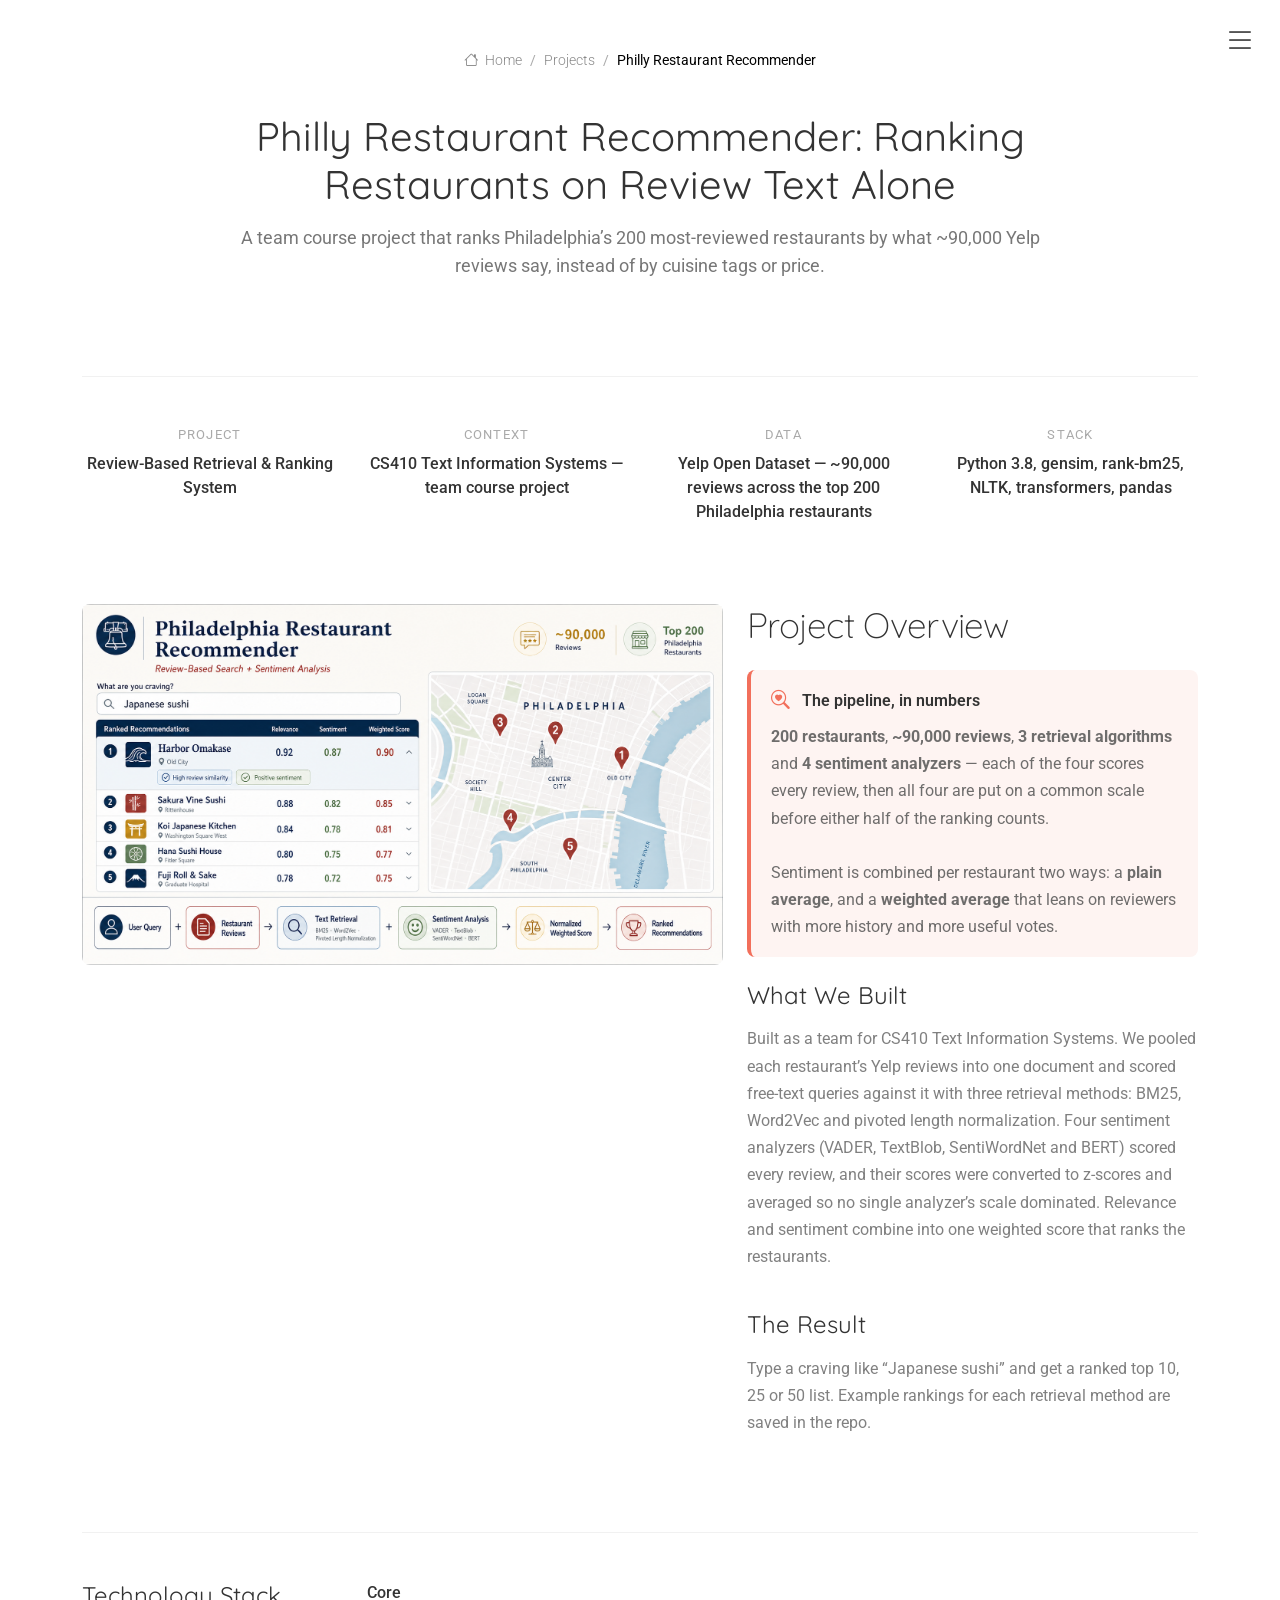
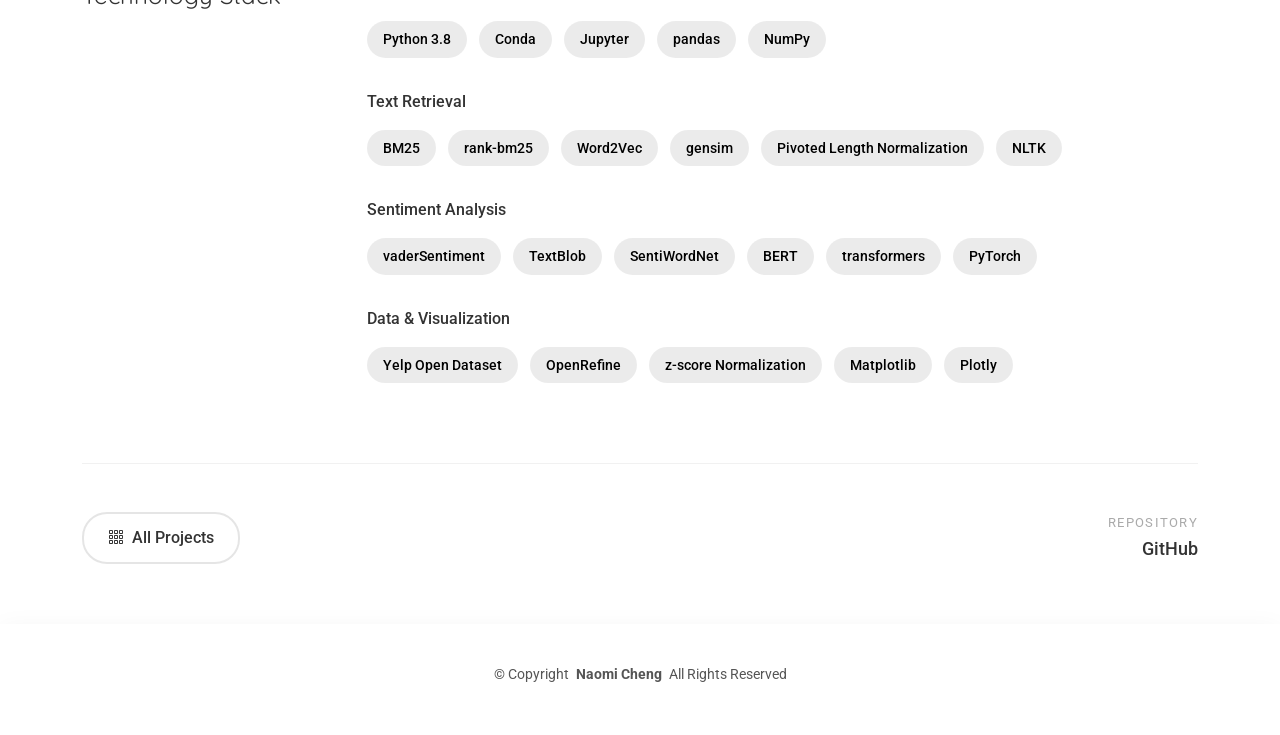
<file: portfolio-details-philly.html>
<!DOCTYPE html>
<html lang="en">

<head>
  <meta charset="utf-8">
  <meta content="width=device-width, initial-scale=1.0" name="viewport">
  <title>Philly Restaurant Recommender - Naomi Cheng</title>
  <meta name="description" content="A Philadelphia restaurant ranking system built purely on review text: BM25, Word2Vec and pivoted length normalization for retrieval, plus four sentiment analyzers fused by z-score, over ~90,000 Yelp reviews from the city's 200 most-reviewed restaurants.">
  <meta name="keywords" content="text retrieval, information retrieval, BM25, Word2Vec, pivoted length normalization, sentiment analysis, VADER, TextBlob, SentiWordNet, BERT, transformers, NLP, Yelp Open Dataset, recommender system, ranking, CS410, Python">

  <!-- Favicons -->
  <link rel="icon" type="image/svg+xml" href="/feather2.svg?v=3">
  <link rel="icon" type="image/png" sizes="32x32" href="/favicon.ico?v=3">
  <link rel="shortcut icon" href="/favicon.ico?v=3">
  <link rel="apple-touch-icon" href="/apple-touch-icon.png?v=3">

  <!-- Fonts -->
  <link href="https://fonts.googleapis.com" rel="preconnect">
  <link href="https://fonts.gstatic.com" rel="preconnect" crossorigin>
  <link href="https://fonts.googleapis.com/css2?family=Roboto:ital,wght@0,100;0,300;0,400;0,500;0,700;0,900;1,100;1,300;1,400;1,500;1,700;1,900&family=Raleway:ital,wght@0,100;0,200;0,300;0,400;0,500;0,600;0,700;0,800;0,900;1,100;1,200;1,300;1,400;1,500;1,600;1,700;1,800;1,900&family=Quicksand:wght@300;400;500;600;700&display=swap" rel="stylesheet">

  <!-- Vendor CSS Files -->
  <link href="assets/vendor/bootstrap/css/bootstrap.min.css" rel="stylesheet">
  <link href="assets/vendor/bootstrap-icons/bootstrap-icons.css" rel="stylesheet">
  <link href="assets/vendor/aos/aos.css" rel="stylesheet">
  <link href="assets/vendor/glightbox/css/glightbox.min.css" rel="stylesheet">
  <link href="assets/vendor/swiper/swiper-bundle.min.css" rel="stylesheet">

  <!-- Main CSS File -->
  <link href="assets/css/main.css" rel="stylesheet">

  <!-- =======================================================
  * Template Name: MinimalFolio
  * Template URL: https://bootstrapmade.com/minimalfolio-bootstrap-portfolio-template/
  * Updated: Aug 05 2025 with Bootstrap v5.3.7
  * Author: BootstrapMade.com
  * License: https://bootstrapmade.com/license/
  ======================================================== -->
</head>

<body class="portfolio-details-page">

  <header id="header" class="header d-flex align-items-center position-relative">
    <div class="container-fluid position-relative d-flex align-items-center justify-content-between">

      <a href="index.html" class="logo d-flex align-items-center" aria-label="Home">
        <span class="visually-hidden">Home</span>
      </a>

      <nav id="navmenu" class="navmenu">
        <ul>
          <li><a href="index.html#about">About</a></li>
          <li><a href="index.html#resume">Resume</a></li>
          <li><a href="index.html#portfolio">Portfolio</a></li>
        </ul>
        <i class="mobile-nav-toggle d-xl-none bi bi-list"></i>
      </nav>

    </div>
  </header>

  <main class="main">

    <!-- Page Title -->
    <div class="page-title">
      <div class="breadcrumbs">
        <nav aria-label="breadcrumb">
          <ol class="breadcrumb">
            <li class="breadcrumb-item"><a href="index.html"><i class="bi bi-house"></i> Home</a></li>
            <li class="breadcrumb-item"><a href="index.html#portfolio">Projects</a></li>
            <li class="breadcrumb-item active current">Philly Restaurant Recommender</li>
          </ol>
        </nav>
      </div>

      <div class="title-wrapper">
        <h1>Philly Restaurant Recommender: Ranking Restaurants on Review Text Alone</h1>
        <p>A team course project that ranks Philadelphia&rsquo;s 200 most-reviewed restaurants by what ~90,000 Yelp reviews say, instead of by cuisine tags or price.</p>
      </div>
    </div><!-- End Page Title -->

    <!-- Portfolio Details Section -->
    <section id="portfolio-details" class="portfolio-details section">

      <div class="container" data-aos="fade-up" data-aos-delay="100">

        <div class="project-hero">
          <div class="project-meta-grid" data-aos="fade-up" data-aos-delay="200">
            <div class="meta-column">
              <div class="meta-label">Project</div>
              <div class="meta-value">Review-Based Retrieval &amp; Ranking System</div>
            </div>
            <div class="meta-column">
              <div class="meta-label">Context</div>
              <div class="meta-value">CS410 Text Information Systems &mdash; team course project</div>
            </div>
            <div class="meta-column">
              <div class="meta-label">Data</div>
              <div class="meta-value">Yelp Open Dataset &mdash; ~90,000 reviews across the top 200 Philadelphia restaurants</div>
            </div>
            <div class="meta-column">
              <div class="meta-label">Stack</div>
              <div class="meta-value">Python 3.8, gensim, rank-bm25, NLTK, transformers, pandas</div>
            </div>
          </div>
        </div>

        <div class="content-section">
          <div class="row g-4 align-items-start">
            <div class="col-lg-7">
              <div class="visual-showcase" data-aos="zoom-in" data-aos-delay="100">
                <div class="main-visual">
                  <img src="assets/img/portfolio/philly.png"
                       alt="Concept view of the recommender: a query box reading Japanese sushi above a ranked table of five Philadelphia restaurants, each with a relevance score, a sentiment score and a combined weighted score, beside a city map pinning the results, over a pipeline strip reading user query plus restaurant reviews to text retrieval (BM25, Word2Vec, pivoted length normalization) plus sentiment analysis (VADER, TextBlob, SentiWordNet, BERT) to a normalized weighted score to ranked recommendations"
                       class="img-fluid">
                </div>
              </div>
            </div>

            <div class="col-lg-5">
              <div class="project-overview" data-aos="fade-up">
                <h2>Project Overview</h2>
                <div class="project-recognition" style="margin-bottom: 1.5rem; padding: 1rem 1.25rem; border-left: 4px solid #f26f5b; background: rgba(242, 111, 91, 0.08); border-radius: 8px;">
                  <div style="display: flex; align-items: center; gap: 0.75rem; margin-bottom: 0.5rem; font-weight: 600; color: var(--heading-color);">
                    <i class="bi bi-search-heart" style="font-size: 1.2rem; color: #f26f5b;"></i>
                    The pipeline, in numbers
                  </div>
                  <p style="margin: 0; line-height: 1.7; color: color-mix(in srgb, var(--default-color), transparent 15%);">
                    <strong>200 restaurants</strong>, <strong>~90,000 reviews</strong>, <strong>3 retrieval algorithms</strong> and <strong>4 sentiment analyzers</strong> &mdash; each of the four scores every review, then all four are put on a common scale before either half of the ranking counts.<br><br>
                    Sentiment is combined per restaurant two ways: a <strong>plain average</strong>, and a <strong>weighted average</strong> that leans on reviewers with more history and more useful votes.
                  </p>
                </div>
                <div class="challenge-solution">
                  <div class="solution-block" data-aos="fade-up" data-aos-delay="100">
                    <h3>What We Built</h3>
                    <p>Built as a team for CS410 Text Information Systems. We pooled each restaurant&rsquo;s Yelp reviews into one document and scored free-text queries against it with three retrieval methods: BM25, Word2Vec and pivoted length normalization. Four sentiment analyzers (VADER, TextBlob, SentiWordNet and BERT) scored every review, and their scores were converted to z-scores and averaged so no single analyzer&rsquo;s scale dominated. Relevance and sentiment combine into one weighted score that ranks the restaurants.</p>
                  </div>

                  <div class="solution-block" data-aos="fade-up" data-aos-delay="150">
                    <h3>The Result</h3>
                    <p>Type a craving like &ldquo;Japanese sushi&rdquo; and get a ranked top 10, 25 or 50 list. Example rankings for each retrieval method are saved in the repo.</p>
                  </div>
                </div>
              </div>
            </div>
          </div>
        </div>

        <div class="technology-stack" data-aos="fade-up" data-aos-delay="100">
          <div class="row">
            <div class="col-lg-3">
              <h3>Technology Stack</h3>
            </div>
            <div class="col-lg-9">
              <div class="tech-categories">
                <div class="tech-category" data-aos="fade-up" data-aos-delay="150">
                  <div class="category-title">Core</div>
                  <div class="tech-list">
                    <span class="tech-item">Python 3.8</span>
                    <span class="tech-item">Conda</span>
                    <span class="tech-item">Jupyter</span>
                    <span class="tech-item">pandas</span>
                    <span class="tech-item">NumPy</span>
                  </div>
                </div>
                <div class="tech-category" data-aos="fade-up" data-aos-delay="200">
                  <div class="category-title">Text Retrieval</div>
                  <div class="tech-list">
                    <span class="tech-item">BM25</span>
                    <span class="tech-item">rank-bm25</span>
                    <span class="tech-item">Word2Vec</span>
                    <span class="tech-item">gensim</span>
                    <span class="tech-item">Pivoted Length Normalization</span>
                    <span class="tech-item">NLTK</span>
                  </div>
                </div>
                <div class="tech-category" data-aos="fade-up" data-aos-delay="250">
                  <div class="category-title">Sentiment Analysis</div>
                  <div class="tech-list">
                    <span class="tech-item">vaderSentiment</span>
                    <span class="tech-item">TextBlob</span>
                    <span class="tech-item">SentiWordNet</span>
                    <span class="tech-item">BERT</span>
                    <span class="tech-item">transformers</span>
                    <span class="tech-item">PyTorch</span>
                  </div>
                </div>
                <div class="tech-category" data-aos="fade-up" data-aos-delay="300">
                  <div class="category-title">Data &amp; Visualization</div>
                  <div class="tech-list">
                    <span class="tech-item">Yelp Open Dataset</span>
                    <span class="tech-item">OpenRefine</span>
                    <span class="tech-item">z-score Normalization</span>
                    <span class="tech-item">Matplotlib</span>
                    <span class="tech-item">Plotly</span>
                  </div>
                </div>
              </div>
            </div>
          </div>
        </div>

        <div class="project-footer" data-aos="fade-up" data-aos-delay="200">
          <div class="footer-navigation">
            <a href="index.html#portfolio" class="nav-link all-projects">
              <i class="bi bi-grid-3x3-gap"></i>
              <span>All Projects</span>
            </a>
            <a href="https://github.com/ysc06/Philly-Restaurant-Recommender-with-Sentiment-Analysis" target="_blank" rel="noopener noreferrer" class="nav-link next-project">
              <span class="nav-direction">Repository</span>
              <span class="nav-title">GitHub</span>
            </a>
          </div>
        </div>

      </div>

    </section><!-- /Portfolio Details Section -->

  </main>

  <footer id="footer" class="footer">

    <div class="container">
      <div class="copyright text-center ">
        <p>© <span>Copyright</span> <strong class="px-1 sitename">Naomi Cheng</strong> <span>All Rights Reserved</span></p>
      </div>
      <div class="credits">
      </div>
    </div>

  </footer>

  <!-- Scroll Top -->
  <a href="#" id="scroll-top" class="scroll-top d-flex align-items-center justify-content-center"><i class="bi bi-arrow-up-short"></i></a>

  <!-- Preloader -->
  <div id="preloader">
    <div></div>
    <div></div>
    <div></div>
    <div></div>
  </div>

  <!-- Vendor JS Files -->
  <script src="assets/vendor/bootstrap/js/bootstrap.bundle.min.js"></script>
  <script src="assets/vendor/php-email-form/validate.js"></script>
  <script src="assets/vendor/aos/aos.js"></script>
  <script src="assets/vendor/typed.js/typed.umd.js"></script>
  <script src="assets/vendor/waypoints/noframework.waypoints.js"></script>
  <script src="assets/vendor/imagesloaded/imagesloaded.pkgd.min.js"></script>
  <script src="assets/vendor/isotope-layout/isotope.pkgd.min.js"></script>
  <script src="assets/vendor/glightbox/js/glightbox.min.js"></script>
  <script src="assets/vendor/swiper/swiper-bundle.min.js"></script>

  <!-- Main JS File -->
  <script src="assets/js/main.js"></script>

</body>

</html>
</file>
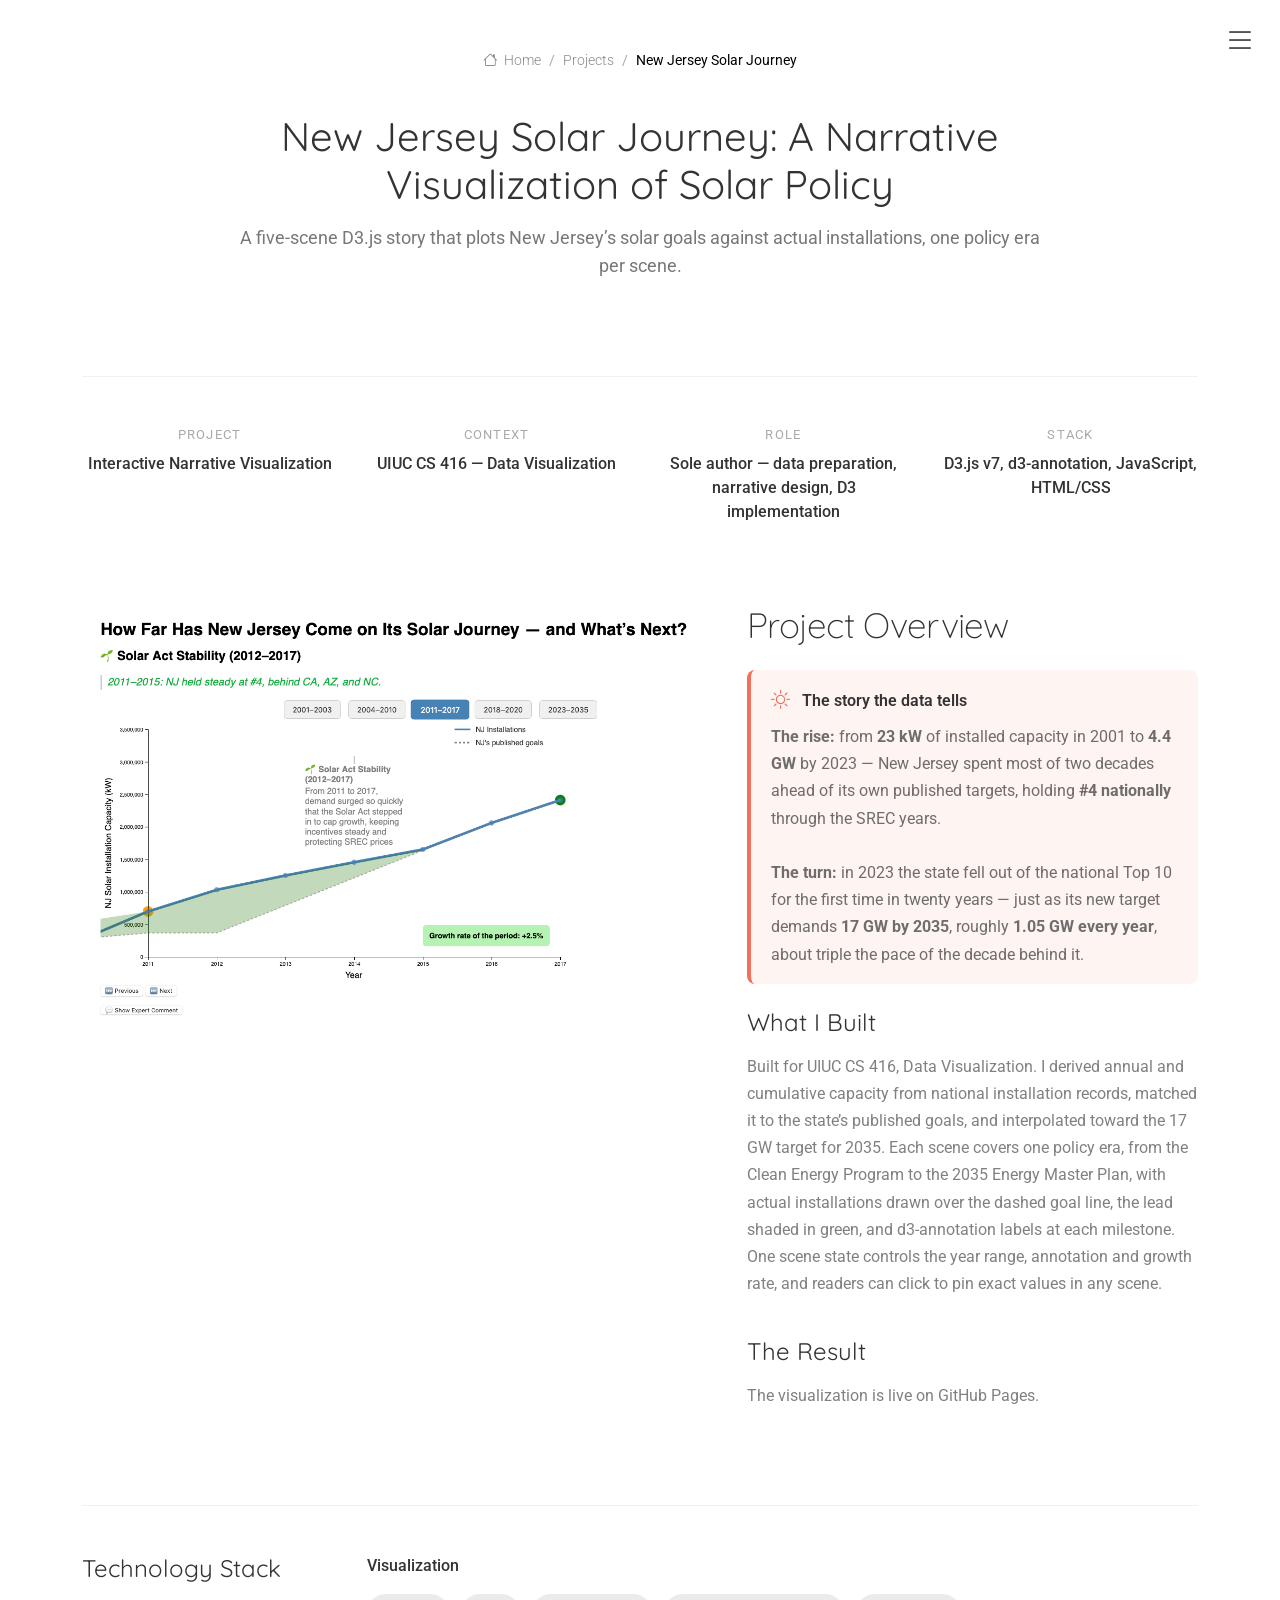
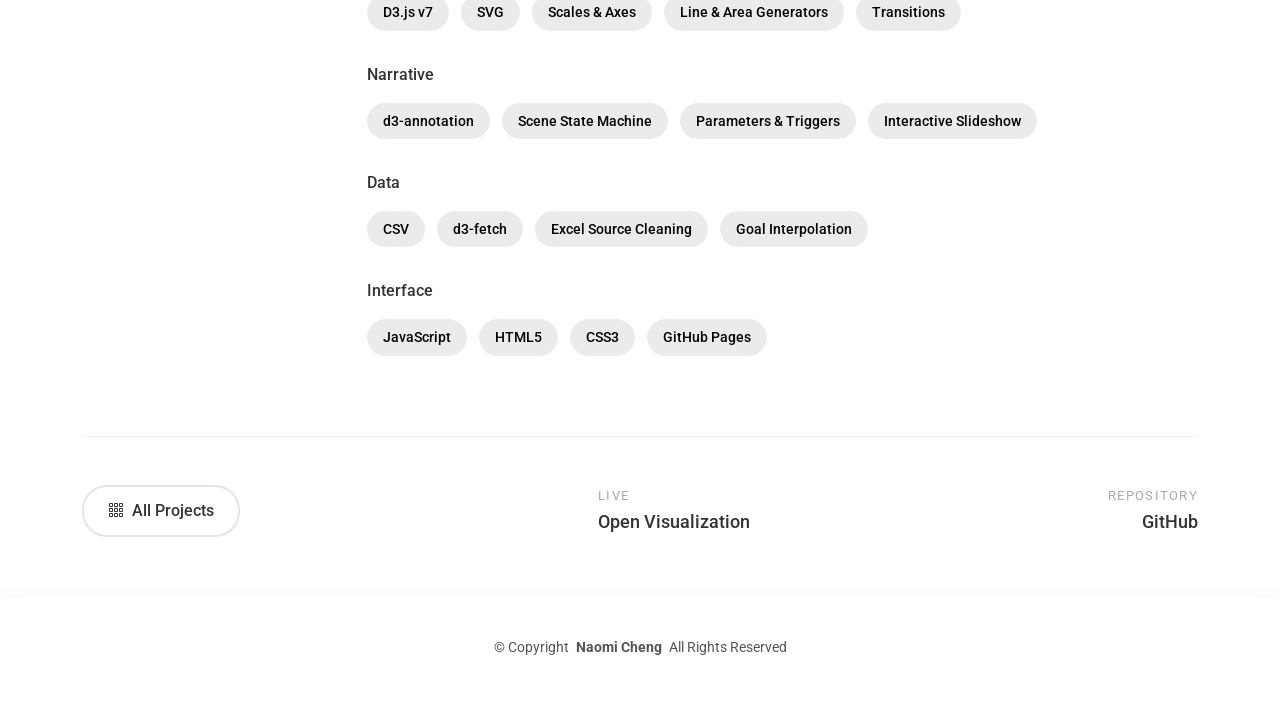
<file: portfolio-details-solar.html>
<!DOCTYPE html>
<html lang="en">

<head>
  <meta charset="utf-8">
  <meta content="width=device-width, initial-scale=1.0" name="viewport">
  <title>New Jersey Solar Journey - Naomi Cheng</title>
  <meta name="description" content="A D3.js narrative visualization tracing New Jersey's solar capacity from 2001 to a 17 GW target for 2035, told as an interactive five-scene story of policy and growth.">
  <meta name="keywords" content="D3.js, narrative visualization, data visualization, d3-annotation, solar energy, New Jersey, storytelling, interactive chart">

  <!-- Favicons -->
  <link rel="icon" type="image/svg+xml" href="/feather2.svg?v=3">
  <link rel="icon" type="image/png" sizes="32x32" href="/favicon.ico?v=3">
  <link rel="shortcut icon" href="/favicon.ico?v=3">
  <link rel="apple-touch-icon" href="/apple-touch-icon.png?v=3">

  <!-- Fonts -->
  <link href="https://fonts.googleapis.com" rel="preconnect">
  <link href="https://fonts.gstatic.com" rel="preconnect" crossorigin>
  <link href="https://fonts.googleapis.com/css2?family=Roboto:ital,wght@0,100;0,300;0,400;0,500;0,700;0,900;1,100;1,300;1,400;1,500;1,700;1,900&family=Raleway:ital,wght@0,100;0,200;0,300;0,400;0,500;0,600;0,700;0,800;0,900;1,100;1,200;1,300;1,400;1,500;1,600;1,700;1,800;1,900&family=Quicksand:wght@300;400;500;600;700&display=swap" rel="stylesheet">

  <!-- Vendor CSS Files -->
  <link href="assets/vendor/bootstrap/css/bootstrap.min.css" rel="stylesheet">
  <link href="assets/vendor/bootstrap-icons/bootstrap-icons.css" rel="stylesheet">
  <link href="assets/vendor/aos/aos.css" rel="stylesheet">
  <link href="assets/vendor/glightbox/css/glightbox.min.css" rel="stylesheet">
  <link href="assets/vendor/swiper/swiper-bundle.min.css" rel="stylesheet">

  <!-- Main CSS File -->
  <link href="assets/css/main.css" rel="stylesheet">

  <!-- =======================================================
  * Template Name: MinimalFolio
  * Template URL: https://bootstrapmade.com/minimalfolio-bootstrap-portfolio-template/
  * Updated: Aug 05 2025 with Bootstrap v5.3.7
  * Author: BootstrapMade.com
  * License: https://bootstrapmade.com/license/
  ======================================================== -->
</head>

<body class="portfolio-details-page">

  <header id="header" class="header d-flex align-items-center position-relative">
    <div class="container-fluid position-relative d-flex align-items-center justify-content-between">

      <a href="index.html" class="logo d-flex align-items-center" aria-label="Home">
        <span class="visually-hidden">Home</span>
      </a>

      <nav id="navmenu" class="navmenu">
        <ul>
          <li><a href="index.html#about">About</a></li>
          <li><a href="index.html#resume">Resume</a></li>
          <li><a href="index.html#portfolio">Portfolio</a></li>
        </ul>
        <i class="mobile-nav-toggle d-xl-none bi bi-list"></i>
      </nav>

    </div>
  </header>

  <main class="main">

    <!-- Page Title -->
    <div class="page-title">
      <div class="breadcrumbs">
        <nav aria-label="breadcrumb">
          <ol class="breadcrumb">
            <li class="breadcrumb-item"><a href="index.html"><i class="bi bi-house"></i> Home</a></li>
            <li class="breadcrumb-item"><a href="index.html#portfolio">Projects</a></li>
            <li class="breadcrumb-item active current">New Jersey Solar Journey</li>
          </ol>
        </nav>
      </div>

      <div class="title-wrapper">
        <h1>New Jersey Solar Journey: A Narrative Visualization of Solar Policy</h1>
        <p>A five-scene D3.js story that plots New Jersey&rsquo;s solar goals against actual installations, one policy era per scene.</p>
      </div>
    </div><!-- End Page Title -->

    <!-- Portfolio Details Section -->
    <section id="portfolio-details" class="portfolio-details section">

      <div class="container" data-aos="fade-up" data-aos-delay="100">

        <div class="project-hero">
          <div class="project-meta-grid" data-aos="fade-up" data-aos-delay="200">
            <div class="meta-column">
              <div class="meta-label">Project</div>
              <div class="meta-value">Interactive Narrative Visualization</div>
            </div>
            <div class="meta-column">
              <div class="meta-label">Context</div>
              <div class="meta-value">UIUC CS 416 &mdash; Data Visualization</div>
            </div>
            <div class="meta-column">
              <div class="meta-label">Role</div>
              <div class="meta-value">Sole author &mdash; data preparation, narrative design, D3 implementation</div>
            </div>
            <div class="meta-column">
              <div class="meta-label">Stack</div>
              <div class="meta-value">D3.js v7, d3-annotation, JavaScript, HTML/CSS</div>
            </div>
          </div>
        </div>

        <div class="content-section">
          <div class="row g-4 align-items-start">
            <div class="col-lg-7">
              <div class="visual-showcase" data-aos="zoom-in" data-aos-delay="100">
                <div class="main-visual">
                  <img src="assets/img/portfolio/nj_solar.png"
                       alt="Scene three of the visualization: a line chart of New Jersey cumulative solar capacity from 2011 to 2017, with the actual installation curve in blue above a dashed goal line, the gap between them shaded green, a d3-annotation label explaining the Solar Act, timeline buttons for each era, and a growth-rate badge"
                       class="img-fluid">
                </div>
              </div>
            </div>

            <div class="col-lg-5">
              <div class="project-overview" data-aos="fade-up">
                <h2>Project Overview</h2>
                <div class="project-recognition" style="margin-bottom: 1.5rem; padding: 1rem 1.25rem; border-left: 4px solid #f26f5b; background: rgba(242, 111, 91, 0.08); border-radius: 8px;">
                  <div style="display: flex; align-items: center; gap: 0.75rem; margin-bottom: 0.5rem; font-weight: 600; color: var(--heading-color);">
                    <i class="bi bi-brightness-high" style="font-size: 1.2rem; color: #f26f5b;"></i>
                    The story the data tells
                  </div>
                  <p style="margin: 0; line-height: 1.7; color: color-mix(in srgb, var(--default-color), transparent 15%);">
                    <strong>The rise:</strong> from <strong>23 kW</strong> of installed capacity in 2001 to <strong>4.4 GW</strong> by 2023 &mdash; New Jersey spent most of two decades ahead of its own published targets, holding <strong>#4 nationally</strong> through the SREC years.<br><br>
                    <strong>The turn:</strong> in 2023 the state fell out of the national Top 10 for the first time in twenty years &mdash; just as its new target demands <strong>17 GW by 2035</strong>, roughly <strong>1.05 GW every year</strong>, about triple the pace of the decade behind it.
                  </p>
                </div>
                <div class="challenge-solution">
                  <div class="solution-block" data-aos="fade-up" data-aos-delay="100">
                    <h3>What I Built</h3>
                    <p>Built for UIUC CS 416, Data Visualization. I derived annual and cumulative capacity from national installation records, matched it to the state&rsquo;s published goals, and interpolated toward the 17 GW target for 2035. Each scene covers one policy era, from the Clean Energy Program to the 2035 Energy Master Plan, with actual installations drawn over the dashed goal line, the lead shaded in green, and d3-annotation labels at each milestone. One scene state controls the year range, annotation and growth rate, and readers can click to pin exact values in any scene.</p>
                  </div>

                  <div class="solution-block" data-aos="fade-up" data-aos-delay="150">
                    <h3>The Result</h3>
                    <p>The visualization is live on GitHub Pages.</p>
                  </div>
                </div>
              </div>
            </div>
          </div>
        </div>

        <div class="technology-stack" data-aos="fade-up" data-aos-delay="100">
          <div class="row">
            <div class="col-lg-3">
              <h3>Technology Stack</h3>
            </div>
            <div class="col-lg-9">
              <div class="tech-categories">
                <div class="tech-category" data-aos="fade-up" data-aos-delay="150">
                  <div class="category-title">Visualization</div>
                  <div class="tech-list">
                    <span class="tech-item">D3.js v7</span>
                    <span class="tech-item">SVG</span>
                    <span class="tech-item">Scales &amp; Axes</span>
                    <span class="tech-item">Line &amp; Area Generators</span>
                    <span class="tech-item">Transitions</span>
                  </div>
                </div>
                <div class="tech-category" data-aos="fade-up" data-aos-delay="200">
                  <div class="category-title">Narrative</div>
                  <div class="tech-list">
                    <span class="tech-item">d3-annotation</span>
                    <span class="tech-item">Scene State Machine</span>
                    <span class="tech-item">Parameters &amp; Triggers</span>
                    <span class="tech-item">Interactive Slideshow</span>
                  </div>
                </div>
                <div class="tech-category" data-aos="fade-up" data-aos-delay="250">
                  <div class="category-title">Data</div>
                  <div class="tech-list">
                    <span class="tech-item">CSV</span>
                    <span class="tech-item">d3-fetch</span>
                    <span class="tech-item">Excel Source Cleaning</span>
                    <span class="tech-item">Goal Interpolation</span>
                  </div>
                </div>
                <div class="tech-category" data-aos="fade-up" data-aos-delay="300">
                  <div class="category-title">Interface</div>
                  <div class="tech-list">
                    <span class="tech-item">JavaScript</span>
                    <span class="tech-item">HTML5</span>
                    <span class="tech-item">CSS3</span>
                    <span class="tech-item">GitHub Pages</span>
                  </div>
                </div>
              </div>
            </div>
          </div>
        </div>

        <div class="project-footer" data-aos="fade-up" data-aos-delay="200">
          <div class="footer-navigation">
            <a href="index.html#portfolio" class="nav-link all-projects">
              <i class="bi bi-grid-3x3-gap"></i>
              <span>All Projects</span>
            </a>
            <a href="https://ysc06.github.io/NJ_solar_journey/" target="_blank" rel="noopener noreferrer" class="nav-link prev-project">
              <span class="nav-direction">Live</span>
              <span class="nav-title">Open Visualization</span>
            </a>
            <a href="https://github.com/ysc06/NJ_solar_journey" target="_blank" rel="noopener noreferrer" class="nav-link next-project">
              <span class="nav-direction">Repository</span>
              <span class="nav-title">GitHub</span>
            </a>
          </div>
        </div>

      </div>

    </section><!-- /Portfolio Details Section -->

  </main>

  <footer id="footer" class="footer">

    <div class="container">
      <div class="copyright text-center ">
        <p>© <span>Copyright</span> <strong class="px-1 sitename">Naomi Cheng</strong> <span>All Rights Reserved</span></p>
      </div>
      <div class="credits">
      </div>
    </div>

  </footer>

  <!-- Scroll Top -->
  <a href="#" id="scroll-top" class="scroll-top d-flex align-items-center justify-content-center"><i class="bi bi-arrow-up-short"></i></a>

  <!-- Preloader -->
  <div id="preloader">
    <div></div>
    <div></div>
    <div></div>
    <div></div>
  </div>

  <!-- Vendor JS Files -->
  <script src="assets/vendor/bootstrap/js/bootstrap.bundle.min.js"></script>
  <script src="assets/vendor/php-email-form/validate.js"></script>
  <script src="assets/vendor/aos/aos.js"></script>
  <script src="assets/vendor/typed.js/typed.umd.js"></script>
  <script src="assets/vendor/waypoints/noframework.waypoints.js"></script>
  <script src="assets/vendor/imagesloaded/imagesloaded.pkgd.min.js"></script>
  <script src="assets/vendor/isotope-layout/isotope.pkgd.min.js"></script>
  <script src="assets/vendor/glightbox/js/glightbox.min.js"></script>
  <script src="assets/vendor/swiper/swiper-bundle.min.js"></script>

  <!-- Main JS File -->
  <script src="assets/js/main.js"></script>

</body>

</html>
</file>
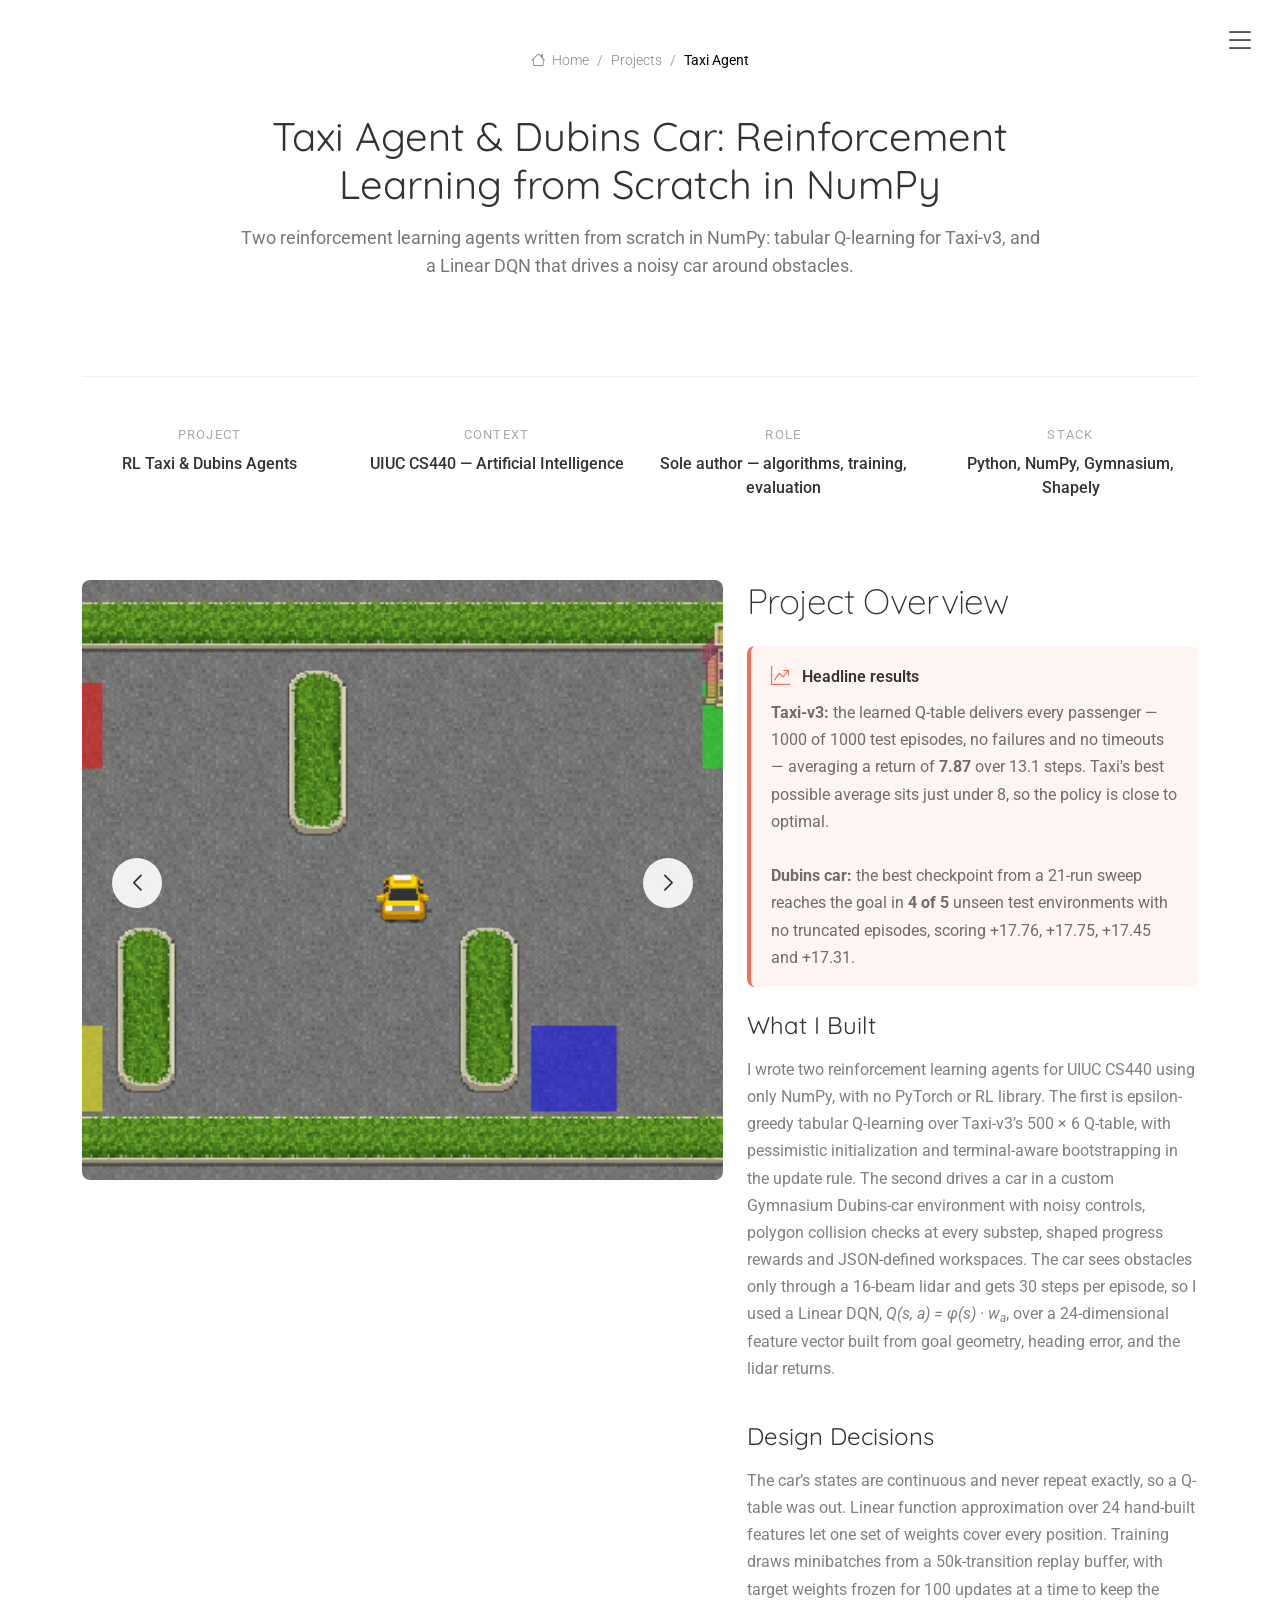
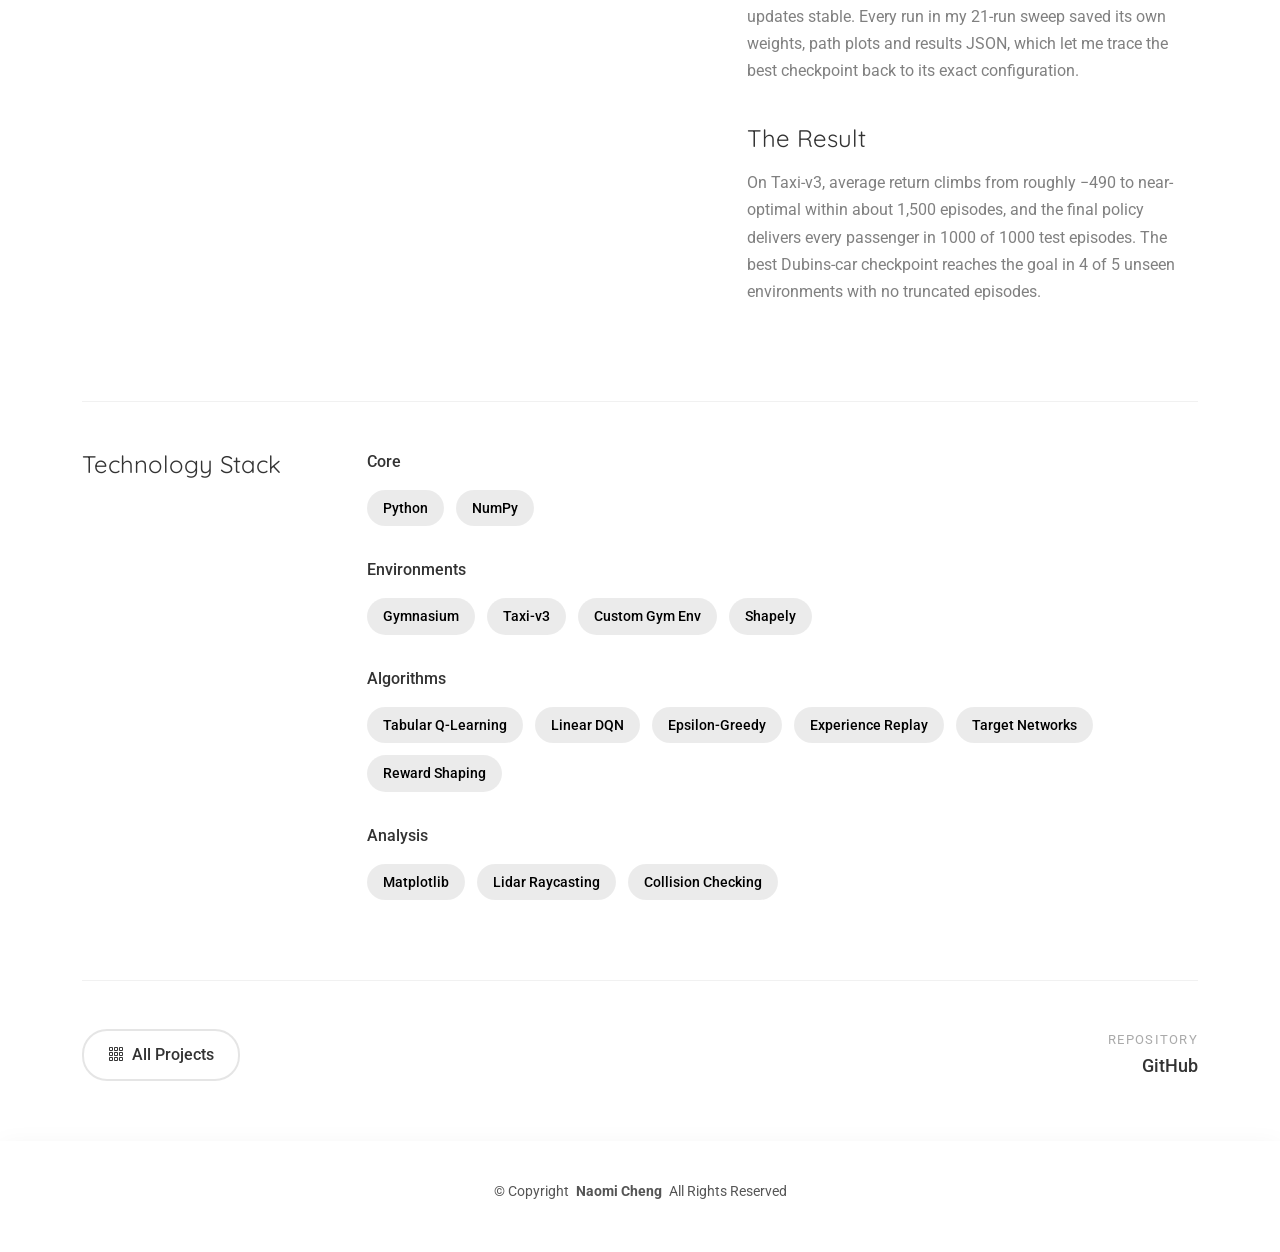
<file: portfolio-details-taxi.html>
<!DOCTYPE html>
<html lang="en">

<head>
  <meta charset="utf-8">
  <meta content="width=device-width, initial-scale=1.0" name="viewport">
  <title>Reinforcement Learning Agents - Naomi Cheng</title>
  <meta name="description" content="Tabular Q-learning and Linear DQN agents built from scratch in NumPy for Taxi-v3 and a Dubins-car navigation task.">
  <meta name="keywords" content="reinforcement learning, Q-learning, DQN, Gymnasium, NumPy, Dubins car">

  <!-- Favicons -->
  <link rel="icon" type="image/svg+xml" href="/feather2.svg?v=3">
  <link rel="icon" type="image/png" sizes="32x32" href="/favicon.ico?v=3">
  <link rel="shortcut icon" href="/favicon.ico?v=3">
  <link rel="apple-touch-icon" href="/apple-touch-icon.png?v=3">

  <!-- Fonts -->
  <link href="https://fonts.googleapis.com" rel="preconnect">
  <link href="https://fonts.gstatic.com" rel="preconnect" crossorigin>
  <link href="https://fonts.googleapis.com/css2?family=Roboto:ital,wght@0,100;0,300;0,400;0,500;0,700;0,900;1,100;1,300;1,400;1,500;1,700;1,900&family=Raleway:ital,wght@0,100;0,200;0,300;0,400;0,500;0,600;0,700;0,800;0,900;1,100;1,200;1,300;1,400;1,500;1,600;1,700;1,800;1,900&family=Quicksand:wght@300;400;500;600;700&display=swap" rel="stylesheet">

  <!-- Vendor CSS Files -->
  <link href="assets/vendor/bootstrap/css/bootstrap.min.css" rel="stylesheet">
  <link href="assets/vendor/bootstrap-icons/bootstrap-icons.css" rel="stylesheet">
  <link href="assets/vendor/aos/aos.css" rel="stylesheet">
  <link href="assets/vendor/glightbox/css/glightbox.min.css" rel="stylesheet">
  <link href="assets/vendor/swiper/swiper-bundle.min.css" rel="stylesheet">

  <!-- Main CSS File -->
  <link href="assets/css/main.css" rel="stylesheet">

  <!-- =======================================================
  * Template Name: MinimalFolio
  * Template URL: https://bootstrapmade.com/minimalfolio-bootstrap-portfolio-template/
  * Updated: Aug 05 2025 with Bootstrap v5.3.7
  * Author: BootstrapMade.com
  * License: https://bootstrapmade.com/license/
  ======================================================== -->
</head>

<body class="portfolio-details-page">

  <header id="header" class="header d-flex align-items-center position-relative">
    <div class="container-fluid position-relative d-flex align-items-center justify-content-between">

      <a href="index.html" class="logo d-flex align-items-center" aria-label="Home">
        <span class="visually-hidden">Home</span>
      </a>

      <nav id="navmenu" class="navmenu">
        <ul>
          <li><a href="index.html#about">About</a></li>
          <li><a href="index.html#resume">Resume</a></li>
          <li><a href="index.html#portfolio">Portfolio</a></li>
        </ul>
        <i class="mobile-nav-toggle d-xl-none bi bi-list"></i>
      </nav>

    </div>
  </header>

  <main class="main">

    <!-- Page Title -->
    <div class="page-title">
      <div class="breadcrumbs">
        <nav aria-label="breadcrumb">
          <ol class="breadcrumb">
            <li class="breadcrumb-item"><a href="index.html"><i class="bi bi-house"></i> Home</a></li>
            <li class="breadcrumb-item"><a href="index.html#portfolio">Projects</a></li>
            <li class="breadcrumb-item active current">Taxi Agent</li>
          </ol>
        </nav>
      </div>

      <div class="title-wrapper">
        <h1>Taxi Agent &amp; Dubins Car: Reinforcement Learning from Scratch in NumPy</h1>
        <p>Two reinforcement learning agents written from scratch in NumPy: tabular Q-learning for Taxi-v3, and a Linear DQN that drives a noisy car around obstacles.</p>
      </div>
    </div><!-- End Page Title -->

    <!-- Portfolio Details Section -->
    <section id="portfolio-details" class="portfolio-details section">

      <div class="container" data-aos="fade-up" data-aos-delay="100">

        <div class="project-hero">
          <div class="project-meta-grid" data-aos="fade-up" data-aos-delay="200">
            <div class="meta-column">
              <div class="meta-label">Project</div>
              <div class="meta-value">RL Taxi &amp; Dubins Agents</div>
            </div>
            <div class="meta-column">
              <div class="meta-label">Context</div>
              <div class="meta-value">UIUC CS440 &mdash; Artificial Intelligence</div>
            </div>
            <div class="meta-column">
              <div class="meta-label">Role</div>
              <div class="meta-value">Sole author &mdash; algorithms, training, evaluation</div>
            </div>
            <div class="meta-column">
              <div class="meta-label">Stack</div>
              <div class="meta-value">Python, NumPy, Gymnasium, Shapely</div>
            </div>
          </div>
        </div>

        <div class="content-section">
          <div class="row g-4 align-items-start">
            <div class="col-lg-7">
              <div class="visual-showcase" data-aos="zoom-in" data-aos-delay="100">
                <div class="main-visual">
                  <div class="portfolio-details-slider swiper init-swiper">
                    <script type="application/json" class="swiper-config">
                      {
                        "loop": true,
                        "speed": 600,
                        "autoplay": {
                          "delay": 4000
                        },
                        "effect": "creative",
                        "creativeEffect": {
                          "prev": {
                            "shadow": false,
                            "translate": ["-120%", 0, -500]
                          },
                          "next": {
                            "shadow": false,
                            "translate": ["120%", 0, -500]
                          }
                        },
                        "slidesPerView": 1,
                        "navigation": {
                          "nextEl": ".swiper-button-next",
                          "prevEl": ".swiper-button-prev"
                        }
                      }
                    </script>
                    <div class="swiper-wrapper">
                      <div class="swiper-slide">
                        <img src="assets/img/portfolio/taxi/taxi_env_rgb.png" alt="Gymnasium Taxi-v3 grid environment" class="img-fluid" loading="lazy">
                      </div>
                      <div class="swiper-slide">
                        <img src="assets/img/portfolio/taxi/Figure_1.png" alt="Taxi Q-learning training curve rising from -490 to near zero" class="img-fluid" loading="lazy">
                      </div>
                      <div class="swiper-slide">
                        <img src="assets/img/portfolio/taxi/dubins_visible_tests.png" alt="The five held-out Dubins-car test environments" class="img-fluid" loading="lazy">
                      </div>
                      <div class="swiper-slide">
                        <img src="assets/img/portfolio/taxi/dubins_lidar_example.png" alt="16-beam lidar observation raycast against obstacles" class="img-fluid" loading="lazy">
                      </div>
                      <div class="swiper-slide">
                        <img src="assets/img/portfolio/taxi/dubins_training_returns.png" alt="Linear DQN training returns" class="img-fluid" loading="lazy">
                      </div>
                      <div class="swiper-slide">
                        <img src="assets/img/portfolio/taxi/run19_test_env_3_path.png" alt="Learned policy looping around a wall obstacle to reach the goal" class="img-fluid" loading="lazy">
                      </div>
                      <div class="swiper-slide">
                        <img src="assets/img/portfolio/taxi/dubins_success_test_env_2.png" alt="Successful Dubins-car run on test environment 2" class="img-fluid" loading="lazy">
                      </div>
                    </div>
                    <div class="swiper-button-next"></div>
                    <div class="swiper-button-prev"></div>
                  </div>
                </div>
              </div>
            </div>

            <div class="col-lg-5">
              <div class="project-overview" data-aos="fade-up">
                <h2>Project Overview</h2>
                <div class="project-recognition" style="margin-bottom: 1.5rem; padding: 1rem 1.25rem; border-left: 4px solid #f26f5b; background: rgba(242, 111, 91, 0.08); border-radius: 8px;">
                  <div style="display: flex; align-items: center; gap: 0.75rem; margin-bottom: 0.5rem; font-weight: 600; color: var(--heading-color);">
                    <i class="bi bi-graph-up-arrow" style="font-size: 1.2rem; color: #f26f5b;"></i>
                    Headline results
                  </div>
                  <p style="margin: 0; line-height: 1.7; color: color-mix(in srgb, var(--default-color), transparent 15%);">
                    <strong>Taxi-v3:</strong> the learned Q-table delivers every passenger &mdash; 1000 of 1000 test episodes, no failures and no timeouts &mdash; averaging a return of <strong>7.87</strong> over 13.1 steps. Taxi's best possible average sits just under 8, so the policy is close to optimal.<br><br>
                    <strong>Dubins car:</strong> the best checkpoint from a 21-run sweep reaches the goal in <strong>4 of 5</strong> unseen test environments with no truncated episodes, scoring +17.76, +17.75, +17.45 and +17.31.
                  </p>
                </div>
                <div class="challenge-solution">
                  <div class="solution-block" data-aos="fade-up" data-aos-delay="100">
                    <h3>What I Built</h3>
                    <p>I wrote two reinforcement learning agents for UIUC CS440 using only NumPy, with no PyTorch or RL library. The first is epsilon-greedy tabular Q-learning over Taxi-v3&rsquo;s 500 &times; 6 Q-table, with pessimistic initialization and terminal-aware bootstrapping in the update rule. The second drives a car in a custom Gymnasium Dubins-car environment with noisy controls, polygon collision checks at every substep, shaped progress rewards and JSON-defined workspaces. The car sees obstacles only through a 16-beam lidar and gets 30 steps per episode, so I used a Linear DQN, <em>Q(s, a) = &phi;(s) &middot; w<sub>a</sub></em>, over a 24-dimensional feature vector built from goal geometry, heading error, and the lidar returns.</p>
                  </div>

                  <div class="solution-block" data-aos="fade-up" data-aos-delay="150">
                    <h3>Design Decisions</h3>
                    <p>The car&rsquo;s states are continuous and never repeat exactly, so a Q-table was out. Linear function approximation over 24 hand-built features let one set of weights cover every position. Training draws minibatches from a 50k-transition replay buffer, with target weights frozen for 100 updates at a time to keep the updates stable. Every run in my 21-run sweep saved its own weights, path plots and results JSON, which let me trace the best checkpoint back to its exact configuration.</p>
                  </div>

                  <div class="solution-block" data-aos="fade-up" data-aos-delay="200">
                    <h3>The Result</h3>
                    <p>On Taxi-v3, average return climbs from roughly &minus;490 to near-optimal within about 1,500 episodes, and the final policy delivers every passenger in 1000 of 1000 test episodes. The best Dubins-car checkpoint reaches the goal in 4 of 5 unseen environments with no truncated episodes.</p>
                  </div>
                </div>
              </div>
            </div>
          </div>
        </div>

        <div class="technology-stack" data-aos="fade-up" data-aos-delay="100">
          <div class="row">
            <div class="col-lg-3">
              <h3>Technology Stack</h3>
            </div>
            <div class="col-lg-9">
              <div class="tech-categories">
                <div class="tech-category" data-aos="fade-up" data-aos-delay="150">
                  <div class="category-title">Core</div>
                  <div class="tech-list">
                    <span class="tech-item">Python</span>
                    <span class="tech-item">NumPy</span>
                  </div>
                </div>
                <div class="tech-category" data-aos="fade-up" data-aos-delay="200">
                  <div class="category-title">Environments</div>
                  <div class="tech-list">
                    <span class="tech-item">Gymnasium</span>
                    <span class="tech-item">Taxi-v3</span>
                    <span class="tech-item">Custom Gym Env</span>
                    <span class="tech-item">Shapely</span>
                  </div>
                </div>
                <div class="tech-category" data-aos="fade-up" data-aos-delay="250">
                  <div class="category-title">Algorithms</div>
                  <div class="tech-list">
                    <span class="tech-item">Tabular Q-Learning</span>
                    <span class="tech-item">Linear DQN</span>
                    <span class="tech-item">Epsilon-Greedy</span>
                    <span class="tech-item">Experience Replay</span>
                    <span class="tech-item">Target Networks</span>
                    <span class="tech-item">Reward Shaping</span>
                  </div>
                </div>
                <div class="tech-category" data-aos="fade-up" data-aos-delay="300">
                  <div class="category-title">Analysis</div>
                  <div class="tech-list">
                    <span class="tech-item">Matplotlib</span>
                    <span class="tech-item">Lidar Raycasting</span>
                    <span class="tech-item">Collision Checking</span>
                  </div>
                </div>
              </div>
            </div>
          </div>
        </div>

        <div class="project-footer" data-aos="fade-up" data-aos-delay="200">
          <div class="footer-navigation">
            <a href="index.html#portfolio" class="nav-link all-projects">
              <i class="bi bi-grid-3x3-gap"></i>
              <span>All Projects</span>
            </a>
            <a href="https://github.com/ysc06/taxi-agent" target="_blank" rel="noopener noreferrer" class="nav-link next-project">
              <span class="nav-direction">Repository</span>
              <span class="nav-title">GitHub</span>
            </a>
          </div>
        </div>

      </div>

    </section><!-- /Portfolio Details Section -->

  </main>

  <footer id="footer" class="footer">

    <div class="container">
      <div class="copyright text-center ">
        <p>© <span>Copyright</span> <strong class="px-1 sitename">Naomi Cheng</strong> <span>All Rights Reserved</span></p>
      </div>
      <div class="credits">
      </div>
    </div>

  </footer>

  <!-- Scroll Top -->
  <a href="#" id="scroll-top" class="scroll-top d-flex align-items-center justify-content-center"><i class="bi bi-arrow-up-short"></i></a>

  <!-- Preloader -->
  <div id="preloader">
    <div></div>
    <div></div>
    <div></div>
    <div></div>
  </div>

  <!-- Vendor JS Files -->
  <script src="assets/vendor/bootstrap/js/bootstrap.bundle.min.js"></script>
  <script src="assets/vendor/php-email-form/validate.js"></script>
  <script src="assets/vendor/aos/aos.js"></script>
  <script src="assets/vendor/typed.js/typed.umd.js"></script>
  <script src="assets/vendor/waypoints/noframework.waypoints.js"></script>
  <script src="assets/vendor/imagesloaded/imagesloaded.pkgd.min.js"></script>
  <script src="assets/vendor/isotope-layout/isotope.pkgd.min.js"></script>
  <script src="assets/vendor/glightbox/js/glightbox.min.js"></script>
  <script src="assets/vendor/swiper/swiper-bundle.min.js"></script>

  <!-- Main JS File -->
  <script src="assets/js/main.js"></script>

</body>

</html>
</file>
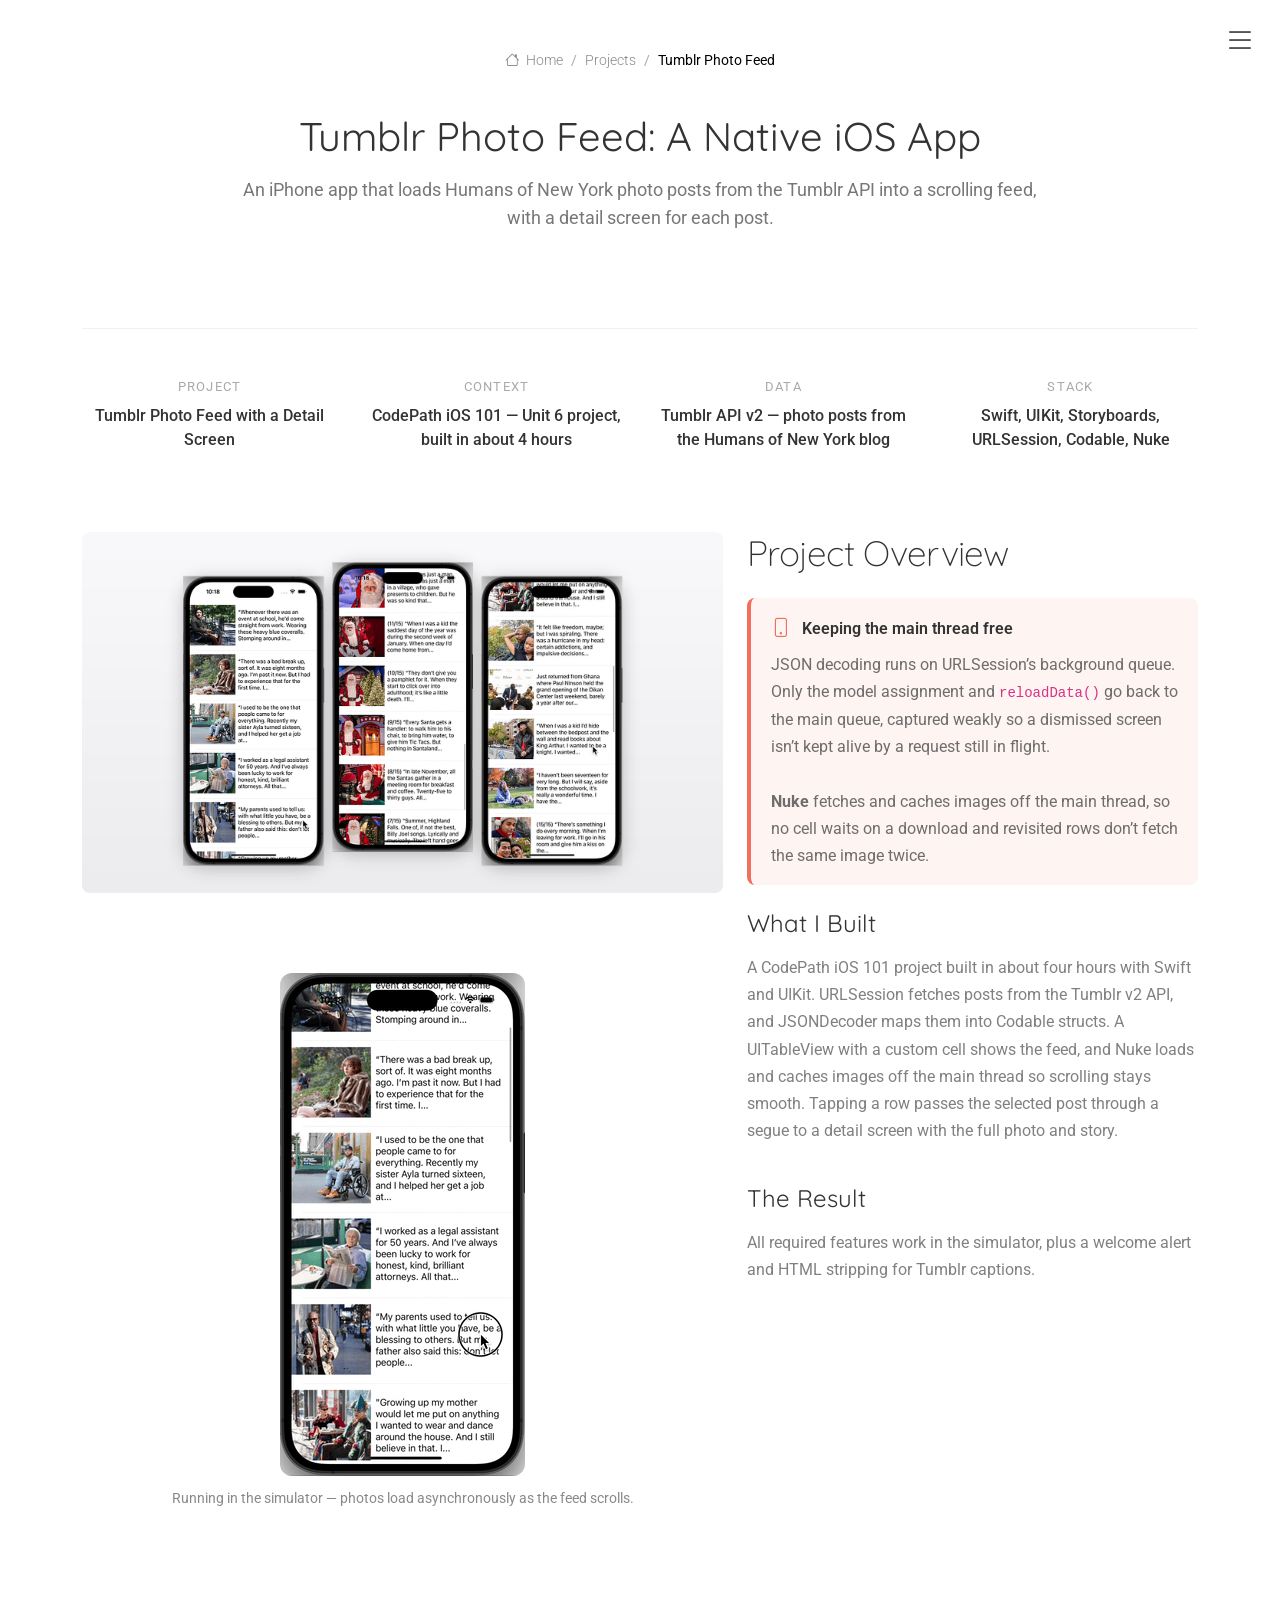
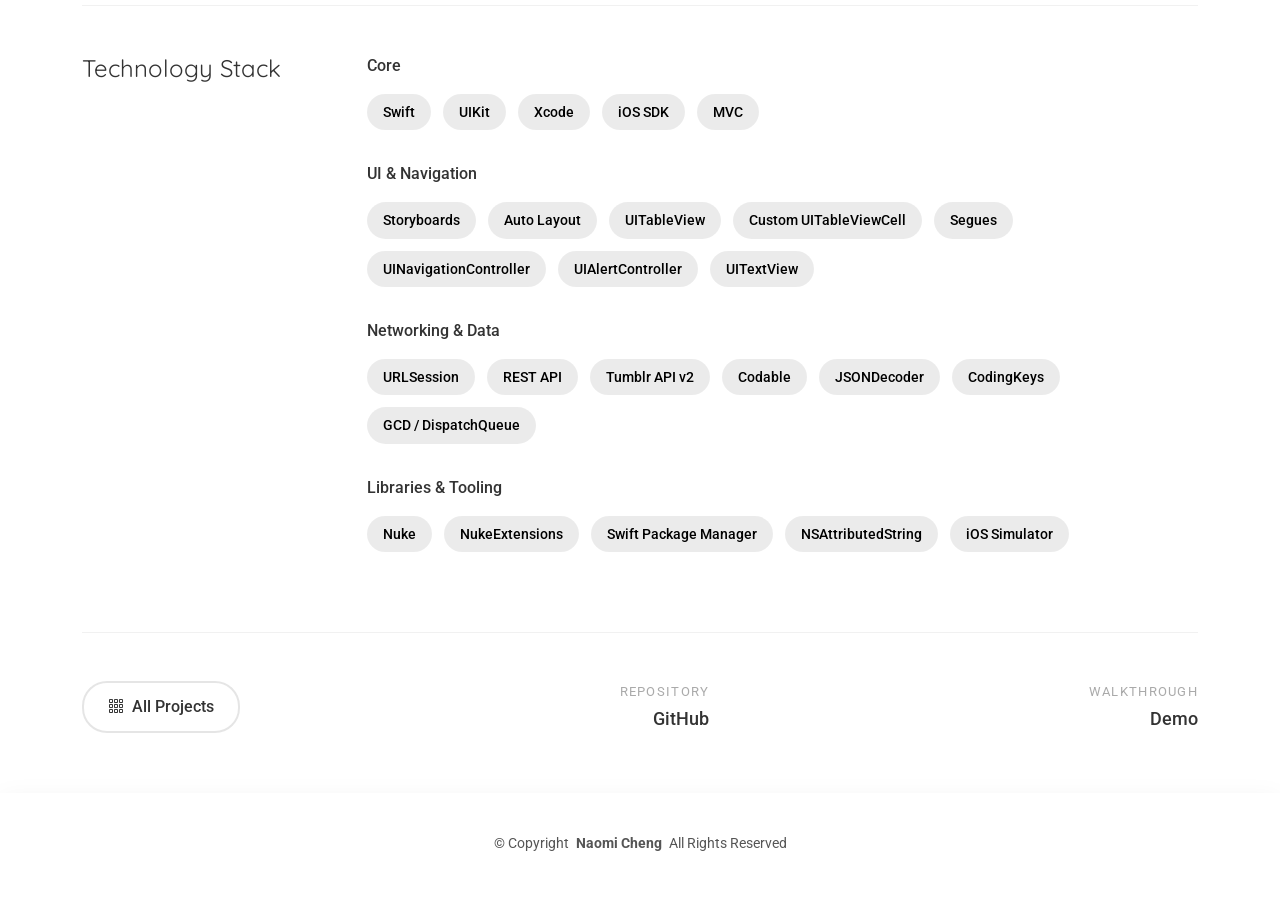
<file: portfolio-details-tumblr.html>
<!DOCTYPE html>
<html lang="en">

<head>
  <meta charset="utf-8">
  <meta content="width=device-width, initial-scale=1.0" name="viewport">
  <title>Tumblr Photo Feed iOS App - Naomi Cheng</title>
  <meta name="description" content="A native iOS app that pulls Humans of New York photo posts from the Tumblr API, built with Swift and UIKit, a custom table view cell, Codable models, Nuke image loading, and a segue that hands the selected post to a detail screen.">
  <meta name="keywords" content="iOS, Swift, UIKit, Storyboard, UITableView, UITableViewCell, URLSession, Codable, JSONDecoder, segue, prepare for segue, Nuke, NukeExtensions, Tumblr API, Humans of New York, CodePath iOS 101, mobile development, Xcode">

  <!-- Favicons -->
  <link rel="icon" type="image/svg+xml" href="/feather2.svg?v=3">
  <link rel="icon" type="image/png" sizes="32x32" href="/favicon.ico?v=3">
  <link rel="shortcut icon" href="/favicon.ico?v=3">
  <link rel="apple-touch-icon" href="/apple-touch-icon.png?v=3">

  <!-- Fonts -->
  <link href="https://fonts.googleapis.com" rel="preconnect">
  <link href="https://fonts.gstatic.com" rel="preconnect" crossorigin>
  <link href="https://fonts.googleapis.com/css2?family=Roboto:ital,wght@0,100;0,300;0,400;0,500;0,700;0,900;1,100;1,300;1,400;1,500;1,700;1,900&family=Raleway:ital,wght@0,100;0,200;0,300;0,400;0,500;0,600;0,700;0,800;0,900;1,100;1,200;1,300;1,400;1,500;1,600;1,700;1,800;1,900&family=Quicksand:wght@300;400;500;600;700&display=swap" rel="stylesheet">

  <!-- Vendor CSS Files -->
  <link href="assets/vendor/bootstrap/css/bootstrap.min.css" rel="stylesheet">
  <link href="assets/vendor/bootstrap-icons/bootstrap-icons.css" rel="stylesheet">
  <link href="assets/vendor/aos/aos.css" rel="stylesheet">
  <link href="assets/vendor/glightbox/css/glightbox.min.css" rel="stylesheet">
  <link href="assets/vendor/swiper/swiper-bundle.min.css" rel="stylesheet">

  <!-- Main CSS File -->
  <link href="assets/css/main.css" rel="stylesheet">

  <!-- =======================================================
  * Template Name: MinimalFolio
  * Template URL: https://bootstrapmade.com/minimalfolio-bootstrap-portfolio-template/
  * Updated: Aug 05 2025 with Bootstrap v5.3.7
  * Author: BootstrapMade.com
  * License: https://bootstrapmade.com/license/
  ======================================================== -->
</head>

<body class="portfolio-details-page">

  <header id="header" class="header d-flex align-items-center position-relative">
    <div class="container-fluid position-relative d-flex align-items-center justify-content-between">

      <a href="index.html" class="logo d-flex align-items-center" aria-label="Home">
        <span class="visually-hidden">Home</span>
      </a>

      <nav id="navmenu" class="navmenu">
        <ul>
          <li><a href="index.html#about">About</a></li>
          <li><a href="index.html#resume">Resume</a></li>
          <li><a href="index.html#portfolio">Portfolio</a></li>
        </ul>
        <i class="mobile-nav-toggle d-xl-none bi bi-list"></i>
      </nav>

    </div>
  </header>

  <main class="main">

    <!-- Page Title -->
    <div class="page-title">
      <div class="breadcrumbs">
        <nav aria-label="breadcrumb">
          <ol class="breadcrumb">
            <li class="breadcrumb-item"><a href="index.html"><i class="bi bi-house"></i> Home</a></li>
            <li class="breadcrumb-item"><a href="index.html#portfolio">Projects</a></li>
            <li class="breadcrumb-item active current">Tumblr Photo Feed</li>
          </ol>
        </nav>
      </div>

      <div class="title-wrapper">
        <h1>Tumblr Photo Feed: A Native iOS App</h1>
        <p>An iPhone app that loads Humans of New York photo posts from the Tumblr API into a scrolling feed, with a detail screen for each post.</p>
      </div>
    </div><!-- End Page Title -->

    <!-- Portfolio Details Section -->
    <section id="portfolio-details" class="portfolio-details section">

      <div class="container" data-aos="fade-up" data-aos-delay="100">

        <div class="project-hero">
          <div class="project-meta-grid" data-aos="fade-up" data-aos-delay="200">
            <div class="meta-column">
              <div class="meta-label">Project</div>
              <div class="meta-value">Tumblr Photo Feed with a Detail Screen</div>
            </div>
            <div class="meta-column">
              <div class="meta-label">Context</div>
              <div class="meta-value">CodePath iOS 101 &mdash; Unit 6 project, built in about 4 hours</div>
            </div>
            <div class="meta-column">
              <div class="meta-label">Data</div>
              <div class="meta-value">Tumblr API v2 &mdash; photo posts from the Humans of New York blog</div>
            </div>
            <div class="meta-column">
              <div class="meta-label">Stack</div>
              <div class="meta-value">Swift, UIKit, Storyboards, URLSession, Codable, Nuke</div>
            </div>
          </div>
        </div>

        <div class="content-section">
          <div class="row g-4 align-items-start">
            <div class="col-lg-7">
              <div class="visual-showcase" data-aos="zoom-in" data-aos-delay="100">
                <div class="main-visual">
                  <img src="assets/img/portfolio/tumblr.png"
                       alt="Three iPhone screens side by side showing the app's feed at different scroll positions: each row pairs a Humans of New York photograph with the opening lines of its story"
                       class="img-fluid">
                </div>
              </div>

              <div class="app-walkthrough" data-aos="fade-up" data-aos-delay="200" style="margin-top: 2rem; text-align: center;">
                <img src="assets/img/portfolio/tumblr.gif"
                     alt="Screen recording of the running app: the feed scrolls smoothly through Humans of New York photo posts as each image loads in"
                     class="img-fluid"
                     style="max-width: 245px; border-radius: 12px;"
                     loading="lazy">
                <p style="margin-top: 0.75rem; font-size: 0.875rem; color: color-mix(in srgb, var(--default-color), transparent 30%);">Running in the simulator &mdash; photos load asynchronously as the feed scrolls.</p>
              </div>
            </div>

            <div class="col-lg-5">
              <div class="project-overview" data-aos="fade-up">
                <h2>Project Overview</h2>
                <div class="project-recognition" style="margin-bottom: 1.5rem; padding: 1rem 1.25rem; border-left: 4px solid #f26f5b; background: rgba(242, 111, 91, 0.08); border-radius: 8px;">
                  <div style="display: flex; align-items: center; gap: 0.75rem; margin-bottom: 0.5rem; font-weight: 600; color: var(--heading-color);">
                    <i class="bi bi-phone" style="font-size: 1.2rem; color: #f26f5b;"></i>
                    Keeping the main thread free
                  </div>
                  <p style="margin: 0; line-height: 1.7; color: color-mix(in srgb, var(--default-color), transparent 15%);">
                    JSON decoding runs on URLSession&rsquo;s background queue. Only the model assignment and <code>reloadData()</code> go back to the main queue, captured weakly so a dismissed screen isn&rsquo;t kept alive by a request still in flight.<br><br>
                    <strong>Nuke</strong> fetches and caches images off the main thread, so no cell waits on a download and revisited rows don&rsquo;t fetch the same image twice.
                  </p>
                </div>
                <div class="challenge-solution">
                  <div class="solution-block" data-aos="fade-up" data-aos-delay="100">
                    <h3>What I Built</h3>
                    <p>A CodePath iOS 101 project built in about four hours with Swift and UIKit. URLSession fetches posts from the Tumblr v2 API, and JSONDecoder maps them into Codable structs. A UITableView with a custom cell shows the feed, and Nuke loads and caches images off the main thread so scrolling stays smooth. Tapping a row passes the selected post through a segue to a detail screen with the full photo and story.</p>
                  </div>

                  <div class="solution-block" data-aos="fade-up" data-aos-delay="150">
                    <h3>The Result</h3>
                    <p>All required features work in the simulator, plus a welcome alert and HTML stripping for Tumblr captions.</p>
                  </div>
                </div>
              </div>
            </div>
          </div>
        </div>

        <div class="technology-stack" data-aos="fade-up" data-aos-delay="100">
          <div class="row">
            <div class="col-lg-3">
              <h3>Technology Stack</h3>
            </div>
            <div class="col-lg-9">
              <div class="tech-categories">
                <div class="tech-category" data-aos="fade-up" data-aos-delay="150">
                  <div class="category-title">Core</div>
                  <div class="tech-list">
                    <span class="tech-item">Swift</span>
                    <span class="tech-item">UIKit</span>
                    <span class="tech-item">Xcode</span>
                    <span class="tech-item">iOS SDK</span>
                    <span class="tech-item">MVC</span>
                  </div>
                </div>
                <div class="tech-category" data-aos="fade-up" data-aos-delay="200">
                  <div class="category-title">UI &amp; Navigation</div>
                  <div class="tech-list">
                    <span class="tech-item">Storyboards</span>
                    <span class="tech-item">Auto Layout</span>
                    <span class="tech-item">UITableView</span>
                    <span class="tech-item">Custom UITableViewCell</span>
                    <span class="tech-item">Segues</span>
                    <span class="tech-item">UINavigationController</span>
                    <span class="tech-item">UIAlertController</span>
                    <span class="tech-item">UITextView</span>
                  </div>
                </div>
                <div class="tech-category" data-aos="fade-up" data-aos-delay="250">
                  <div class="category-title">Networking &amp; Data</div>
                  <div class="tech-list">
                    <span class="tech-item">URLSession</span>
                    <span class="tech-item">REST API</span>
                    <span class="tech-item">Tumblr API v2</span>
                    <span class="tech-item">Codable</span>
                    <span class="tech-item">JSONDecoder</span>
                    <span class="tech-item">CodingKeys</span>
                    <span class="tech-item">GCD / DispatchQueue</span>
                  </div>
                </div>
                <div class="tech-category" data-aos="fade-up" data-aos-delay="300">
                  <div class="category-title">Libraries &amp; Tooling</div>
                  <div class="tech-list">
                    <span class="tech-item">Nuke</span>
                    <span class="tech-item">NukeExtensions</span>
                    <span class="tech-item">Swift Package Manager</span>
                    <span class="tech-item">NSAttributedString</span>
                    <span class="tech-item">iOS Simulator</span>
                  </div>
                </div>
              </div>
            </div>
          </div>
        </div>

        <div class="project-footer" data-aos="fade-up" data-aos-delay="200">
          <div class="footer-navigation">
            <a href="index.html#portfolio" class="nav-link all-projects">
              <i class="bi bi-grid-3x3-gap"></i>
              <span>All Projects</span>
            </a>
            <a href="https://github.com/ysc06/Tumblr_main" target="_blank" rel="noopener noreferrer" class="nav-link next-project">
              <span class="nav-direction">Repository</span>
              <span class="nav-title">GitHub</span>
            </a>
            <a href="https://www.youtube.com/watch?v=GA92eKlYio4" target="_blank" rel="noopener noreferrer" class="nav-link next-project">
              <span class="nav-direction">Walkthrough</span>
              <span class="nav-title">Demo</span>
            </a>
          </div>
        </div>

      </div>

    </section><!-- /Portfolio Details Section -->

  </main>

  <footer id="footer" class="footer">

    <div class="container">
      <div class="copyright text-center ">
        <p>© <span>Copyright</span> <strong class="px-1 sitename">Naomi Cheng</strong> <span>All Rights Reserved</span></p>
      </div>
      <div class="credits">
      </div>
    </div>

  </footer>

  <!-- Scroll Top -->
  <a href="#" id="scroll-top" class="scroll-top d-flex align-items-center justify-content-center"><i class="bi bi-arrow-up-short"></i></a>

  <!-- Preloader -->
  <div id="preloader">
    <div></div>
    <div></div>
    <div></div>
    <div></div>
  </div>

  <!-- Vendor JS Files -->
  <script src="assets/vendor/bootstrap/js/bootstrap.bundle.min.js"></script>
  <script src="assets/vendor/php-email-form/validate.js"></script>
  <script src="assets/vendor/aos/aos.js"></script>
  <script src="assets/vendor/typed.js/typed.umd.js"></script>
  <script src="assets/vendor/waypoints/noframework.waypoints.js"></script>
  <script src="assets/vendor/imagesloaded/imagesloaded.pkgd.min.js"></script>
  <script src="assets/vendor/isotope-layout/isotope.pkgd.min.js"></script>
  <script src="assets/vendor/glightbox/js/glightbox.min.js"></script>
  <script src="assets/vendor/swiper/swiper-bundle.min.js"></script>

  <!-- Main JS File -->
  <script src="assets/js/main.js"></script>

</body>

</html>
</file>
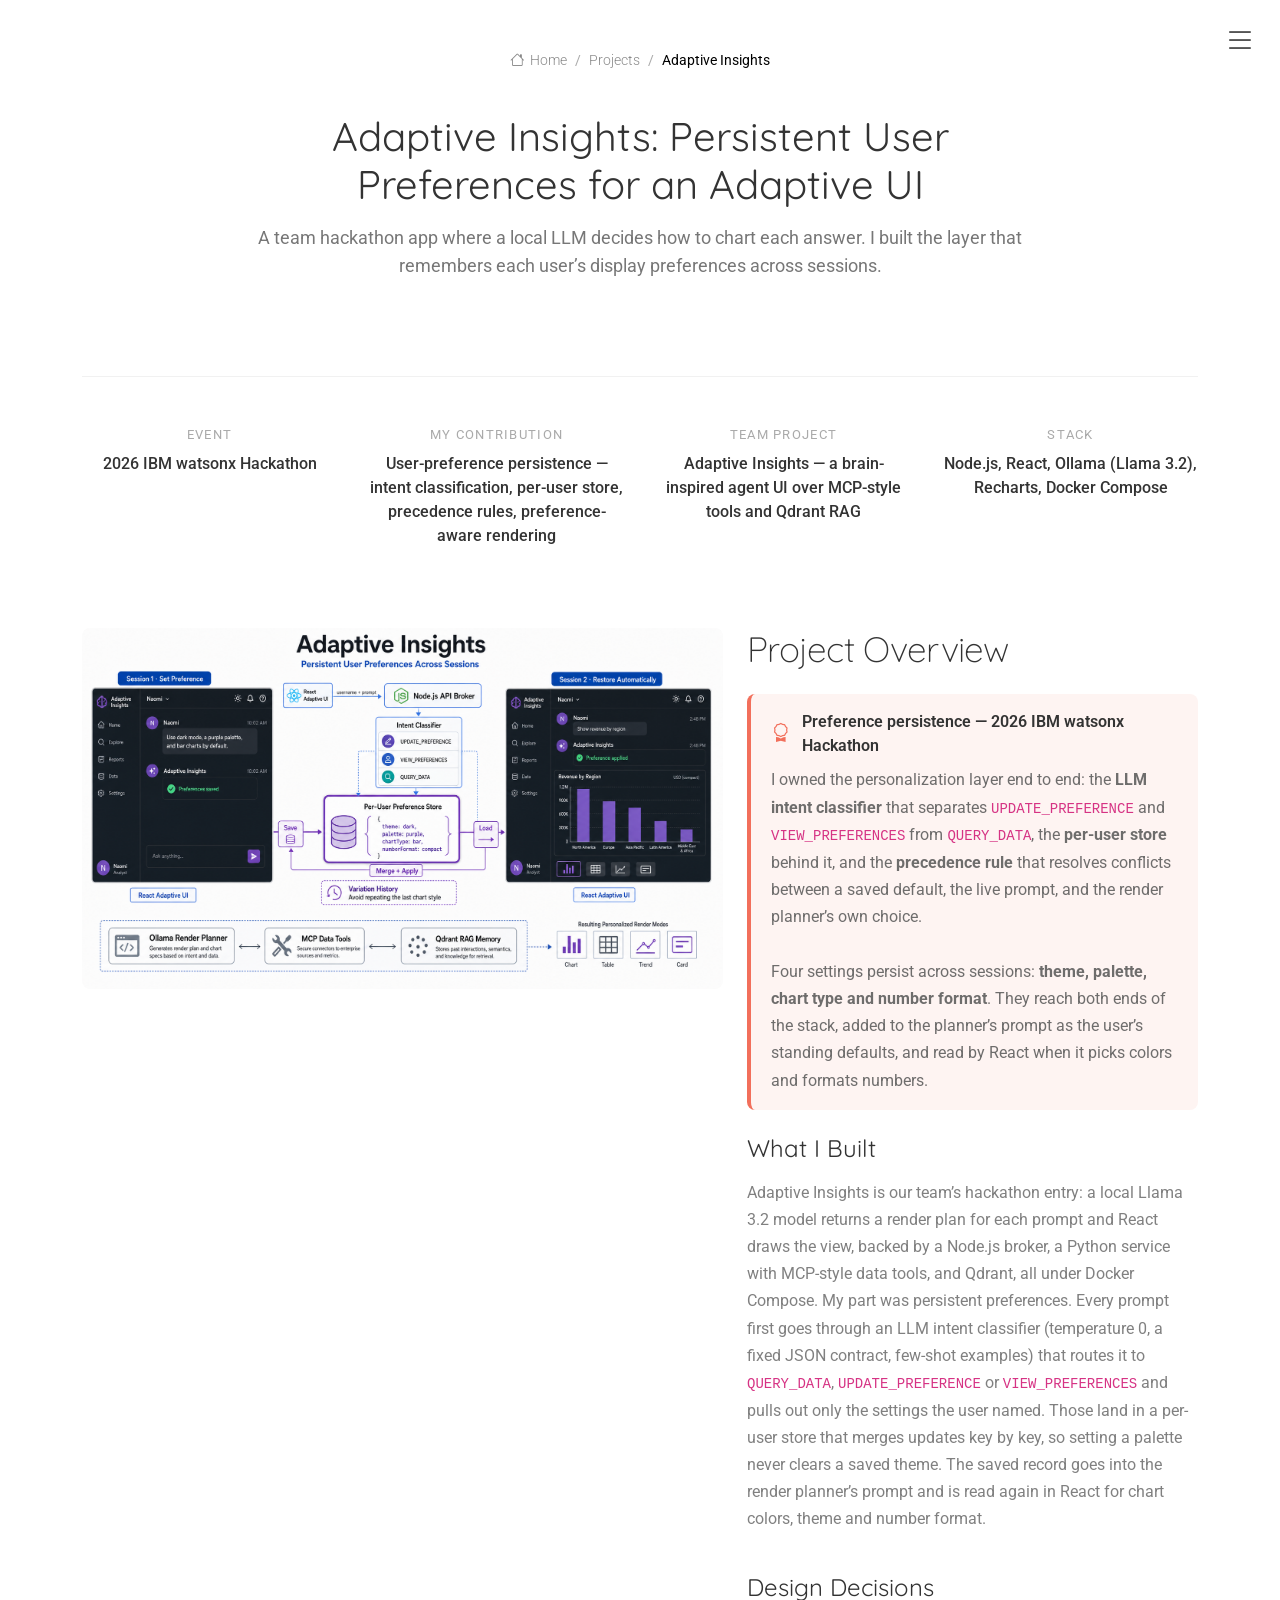
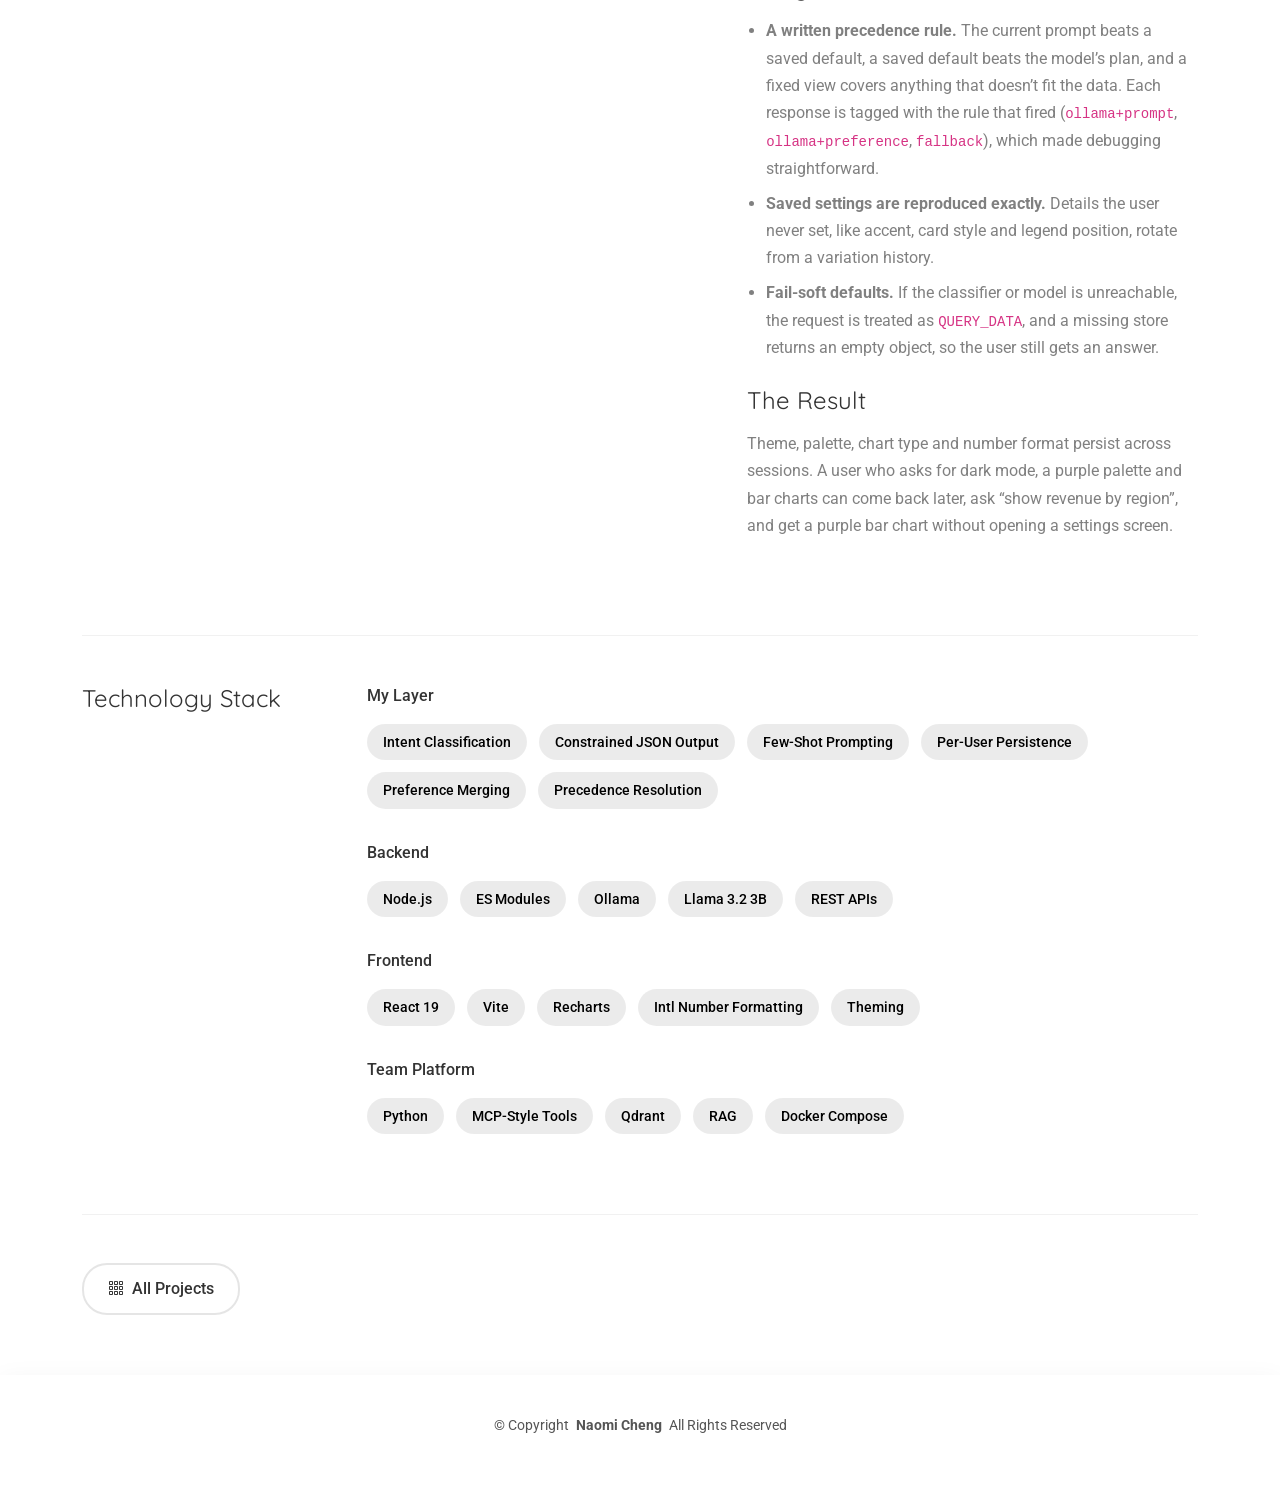
<file: portfolio-details-watsonx.html>
<!DOCTYPE html>
<html lang="en">

<head>
  <meta charset="utf-8">
  <meta content="width=device-width, initial-scale=1.0" name="viewport">
  <title>Adaptive Insights — Naomi Cheng</title>
  <meta name="description" content="A 2026 IBM watsonx Hackathon project. My contribution: user-preference persistence — an LLM intent classifier that tells a preference from a question, a per-user store that survives the session, and a precedence rule that keeps the model from overruling what the user already asked for.">
  <meta name="keywords" content="IBM watsonx Hackathon, 2026, personalization, user preferences, preference persistence, intent classification, LLM, agentic UI, adaptive UI, Ollama, Llama 3.2, Node.js, React, Recharts, Qdrant, RAG, MCP">

  <!-- Favicons -->
  <link rel="icon" type="image/svg+xml" href="/feather2.svg?v=3">
  <link rel="icon" type="image/png" sizes="32x32" href="/favicon.ico?v=3">
  <link rel="shortcut icon" href="/favicon.ico?v=3">
  <link rel="apple-touch-icon" href="/apple-touch-icon.png?v=3">

  <!-- Fonts -->
  <link href="https://fonts.googleapis.com" rel="preconnect">
  <link href="https://fonts.gstatic.com" rel="preconnect" crossorigin>
  <link href="https://fonts.googleapis.com/css2?family=Roboto:ital,wght@0,100;0,300;0,400;0,500;0,700;0,900;1,100;1,300;1,400;1,500;1,700;1,900&family=Raleway:ital,wght@0,100;0,200;0,300;0,400;0,500;0,600;0,700;0,800;0,900;1,100;1,200;1,300;1,400;1,500;1,600;1,700;1,800;1,900&family=Quicksand:wght@300;400;500;600;700&display=swap" rel="stylesheet">

  <!-- Vendor CSS Files -->
  <link href="assets/vendor/bootstrap/css/bootstrap.min.css" rel="stylesheet">
  <link href="assets/vendor/bootstrap-icons/bootstrap-icons.css" rel="stylesheet">
  <link href="assets/vendor/aos/aos.css" rel="stylesheet">
  <link href="assets/vendor/glightbox/css/glightbox.min.css" rel="stylesheet">
  <link href="assets/vendor/swiper/swiper-bundle.min.css" rel="stylesheet">

  <!-- Main CSS File -->
  <link href="assets/css/main.css" rel="stylesheet">

  <!-- =======================================================
  * Template Name: MinimalFolio
  * Template URL: https://bootstrapmade.com/minimalfolio-bootstrap-portfolio-template/
  * Updated: Aug 05 2025 with Bootstrap v5.3.7
  * Author: BootstrapMade.com
  * License: https://bootstrapmade.com/license/
  ======================================================== -->
</head>

<body class="portfolio-details-page">

  <header id="header" class="header d-flex align-items-center position-relative">
    <div class="container-fluid position-relative d-flex align-items-center justify-content-between">

      <a href="index.html" class="logo d-flex align-items-center" aria-label="Home">
        <span class="visually-hidden">Home</span>
      </a>

      <nav id="navmenu" class="navmenu">
        <ul>
          <li><a href="index.html#about">About</a></li>
          <li><a href="index.html#resume">Resume</a></li>
          <li><a href="index.html#portfolio">Portfolio</a></li>
        </ul>
        <i class="mobile-nav-toggle d-xl-none bi bi-list"></i>
      </nav>

    </div>
  </header>

  <main class="main">

    <!-- Page Title -->
    <div class="page-title">
      <div class="breadcrumbs">
        <nav aria-label="breadcrumb">
          <ol class="breadcrumb">
            <li class="breadcrumb-item"><a href="index.html"><i class="bi bi-house"></i> Home</a></li>
            <li class="breadcrumb-item"><a href="index.html#portfolio">Projects</a></li>
            <li class="breadcrumb-item active current">Adaptive Insights</li>
          </ol>
        </nav>
      </div>

      <div class="title-wrapper">
        <h1>Adaptive Insights: Persistent User Preferences for an Adaptive UI</h1>
        <p>A team hackathon app where a local LLM decides how to chart each answer. I built the layer that remembers each user&rsquo;s display preferences across sessions.</p>
      </div>
    </div><!-- End Page Title -->

    <!-- Portfolio Details Section -->
    <section id="portfolio-details" class="portfolio-details section">

      <div class="container" data-aos="fade-up" data-aos-delay="100">

        <div class="project-hero">
          <div class="project-meta-grid" data-aos="fade-up" data-aos-delay="200">
            <div class="meta-column">
              <div class="meta-label">Event</div>
              <div class="meta-value">2026 IBM watsonx Hackathon</div>
            </div>
            <div class="meta-column">
              <div class="meta-label">My Contribution</div>
              <div class="meta-value">User-preference persistence &mdash; intent classification, per-user store, precedence rules, preference-aware rendering</div>
            </div>
            <div class="meta-column">
              <div class="meta-label">Team Project</div>
              <div class="meta-value">Adaptive Insights &mdash; a brain-inspired agent UI over MCP-style tools and Qdrant RAG</div>
            </div>
            <div class="meta-column">
              <div class="meta-label">Stack</div>
              <div class="meta-value">Node.js, React, Ollama (Llama&nbsp;3.2), Recharts, Docker Compose</div>
            </div>
          </div>
        </div>

        <div class="content-section">
          <div class="row g-4 align-items-start">
            <div class="col-lg-7">
              <div class="visual-showcase" data-aos="zoom-in" data-aos-delay="100">
                <div class="main-visual">
                  <img src="assets/img/portfolio/watsonx.png"
                       alt="Persistent user preferences across sessions: in session one Naomi asks for dark mode, a purple palette and bar charts by default and the assistant replies preferences saved; the React UI sends username plus prompt to a Node.js API broker whose intent classifier routes to UPDATE_PREFERENCE, VIEW_PREFERENCES or QUERY_DATA, saving theme, palette, chartType and numberFormat to a per-user preference store; in session two the prompt show revenue by region loads and merges those preferences, reports preference applied, and renders a purple bar chart, with a variation history block preventing repeated chart styles"
                       class="img-fluid">
                </div>
              </div>
            </div>

            <div class="col-lg-5">
              <div class="project-overview" data-aos="fade-up">
                <h2>Project Overview</h2>
                <div class="project-recognition" style="margin-bottom: 1.5rem; padding: 1rem 1.25rem; border-left: 4px solid #f26f5b; background: rgba(242, 111, 91, 0.08); border-radius: 8px;">
                  <div style="display: flex; align-items: center; gap: 0.75rem; margin-bottom: 0.5rem; font-weight: 600; color: var(--heading-color);">
                    <i class="bi bi-award" style="font-size: 1.2rem; color: #f26f5b;"></i>
                    Preference persistence &mdash; 2026 IBM watsonx Hackathon
                  </div>
                  <p style="margin: 0; line-height: 1.7; color: color-mix(in srgb, var(--default-color), transparent 15%);">
                    I owned the personalization layer end to end: the <strong>LLM intent classifier</strong> that separates <code>UPDATE_PREFERENCE</code> and <code>VIEW_PREFERENCES</code> from <code>QUERY_DATA</code>, the <strong>per-user store</strong> behind it, and the <strong>precedence rule</strong> that resolves conflicts between a saved default, the live prompt, and the render planner&rsquo;s own choice.<br><br>
                    Four settings persist across sessions: <strong>theme, palette, chart type and number format</strong>. They reach both ends of the stack, added to the planner&rsquo;s prompt as the user&rsquo;s standing defaults, and read by React when it picks colors and formats numbers.
                  </p>
                </div>
                <div class="challenge-solution">
                  <div class="solution-block" data-aos="fade-up" data-aos-delay="100">
                    <h3>What I Built</h3>
                    <p>Adaptive Insights is our team&rsquo;s hackathon entry: a local Llama 3.2 model returns a render plan for each prompt and React draws the view, backed by a Node.js broker, a Python service with MCP-style data tools, and Qdrant, all under Docker Compose. My part was persistent preferences. Every prompt first goes through an LLM intent classifier (temperature 0, a fixed JSON contract, few-shot examples) that routes it to <code>QUERY_DATA</code>, <code>UPDATE_PREFERENCE</code> or <code>VIEW_PREFERENCES</code> and pulls out only the settings the user named. Those land in a per-user store that merges updates key by key, so setting a palette never clears a saved theme. The saved record goes into the render planner&rsquo;s prompt and is read again in React for chart colors, theme and number format.</p>
                  </div>

                  <div class="solution-block" data-aos="fade-up" data-aos-delay="150">
                    <h3>Design Decisions</h3>
                    <ul class="overview-list">
                      <li><strong>A written precedence rule.</strong> The current prompt beats a saved default, a saved default beats the model&rsquo;s plan, and a fixed view covers anything that doesn&rsquo;t fit the data. Each response is tagged with the rule that fired (<code>ollama+prompt</code>, <code>ollama+preference</code>, <code>fallback</code>), which made debugging straightforward.</li>
                      <li><strong>Saved settings are reproduced exactly.</strong> Details the user never set, like accent, card style and legend position, rotate from a variation history.</li>
                      <li><strong>Fail-soft defaults.</strong> If the classifier or model is unreachable, the request is treated as <code>QUERY_DATA</code>, and a missing store returns an empty object, so the user still gets an answer.</li>
                    </ul>
                  </div>

                  <div class="solution-block" data-aos="fade-up" data-aos-delay="200">
                    <h3>The Result</h3>
                    <p>Theme, palette, chart type and number format persist across sessions. A user who asks for dark mode, a purple palette and bar charts can come back later, ask &ldquo;show revenue by region&rdquo;, and get a purple bar chart without opening a settings screen.</p>
                  </div>
                </div>
              </div>
            </div>
          </div>
        </div>

        <div class="technology-stack" data-aos="fade-up" data-aos-delay="100">
          <div class="row">
            <div class="col-lg-3">
              <h3>Technology Stack</h3>
            </div>
            <div class="col-lg-9">
              <div class="tech-categories">
                <div class="tech-category" data-aos="fade-up" data-aos-delay="150">
                  <div class="category-title">My Layer</div>
                  <div class="tech-list">
                    <span class="tech-item">Intent Classification</span>
                    <span class="tech-item">Constrained JSON Output</span>
                    <span class="tech-item">Few-Shot Prompting</span>
                    <span class="tech-item">Per-User Persistence</span>
                    <span class="tech-item">Preference Merging</span>
                    <span class="tech-item">Precedence Resolution</span>
                  </div>
                </div>
                <div class="tech-category" data-aos="fade-up" data-aos-delay="200">
                  <div class="category-title">Backend</div>
                  <div class="tech-list">
                    <span class="tech-item">Node.js</span>
                    <span class="tech-item">ES Modules</span>
                    <span class="tech-item">Ollama</span>
                    <span class="tech-item">Llama 3.2 3B</span>
                    <span class="tech-item">REST APIs</span>
                  </div>
                </div>
                <div class="tech-category" data-aos="fade-up" data-aos-delay="250">
                  <div class="category-title">Frontend</div>
                  <div class="tech-list">
                    <span class="tech-item">React 19</span>
                    <span class="tech-item">Vite</span>
                    <span class="tech-item">Recharts</span>
                    <span class="tech-item">Intl Number Formatting</span>
                    <span class="tech-item">Theming</span>
                  </div>
                </div>
                <div class="tech-category" data-aos="fade-up" data-aos-delay="300">
                  <div class="category-title">Team Platform</div>
                  <div class="tech-list">
                    <span class="tech-item">Python</span>
                    <span class="tech-item">MCP-Style Tools</span>
                    <span class="tech-item">Qdrant</span>
                    <span class="tech-item">RAG</span>
                    <span class="tech-item">Docker Compose</span>
                  </div>
                </div>
              </div>
            </div>
          </div>
        </div>

        <div class="project-footer" data-aos="fade-up" data-aos-delay="200">
          <div class="footer-navigation">
            <a href="index.html#portfolio" class="nav-link all-projects">
              <i class="bi bi-grid-3x3-gap"></i>
              <span>All Projects</span>
            </a>
          </div>
        </div>

      </div>

    </section><!-- /Portfolio Details Section -->

  </main>

  <footer id="footer" class="footer">

    <div class="container">
      <div class="copyright text-center ">
        <p>© <span>Copyright</span> <strong class="px-1 sitename">Naomi Cheng</strong> <span>All Rights Reserved</span></p>
      </div>
      <div class="credits">
      </div>
    </div>

  </footer>

  <!-- Scroll Top -->
  <a href="#" id="scroll-top" class="scroll-top d-flex align-items-center justify-content-center"><i class="bi bi-arrow-up-short"></i></a>

  <!-- Preloader -->
  <div id="preloader">
    <div></div>
    <div></div>
    <div></div>
    <div></div>
  </div>

  <!-- Vendor JS Files -->
  <script src="assets/vendor/bootstrap/js/bootstrap.bundle.min.js"></script>
  <script src="assets/vendor/php-email-form/validate.js"></script>
  <script src="assets/vendor/aos/aos.js"></script>
  <script src="assets/vendor/typed.js/typed.umd.js"></script>
  <script src="assets/vendor/waypoints/noframework.waypoints.js"></script>
  <script src="assets/vendor/imagesloaded/imagesloaded.pkgd.min.js"></script>
  <script src="assets/vendor/isotope-layout/isotope.pkgd.min.js"></script>
  <script src="assets/vendor/glightbox/js/glightbox.min.js"></script>
  <script src="assets/vendor/swiper/swiper-bundle.min.js"></script>

  <!-- Main JS File -->
  <script src="assets/js/main.js"></script>

</body>

</html>
</file>
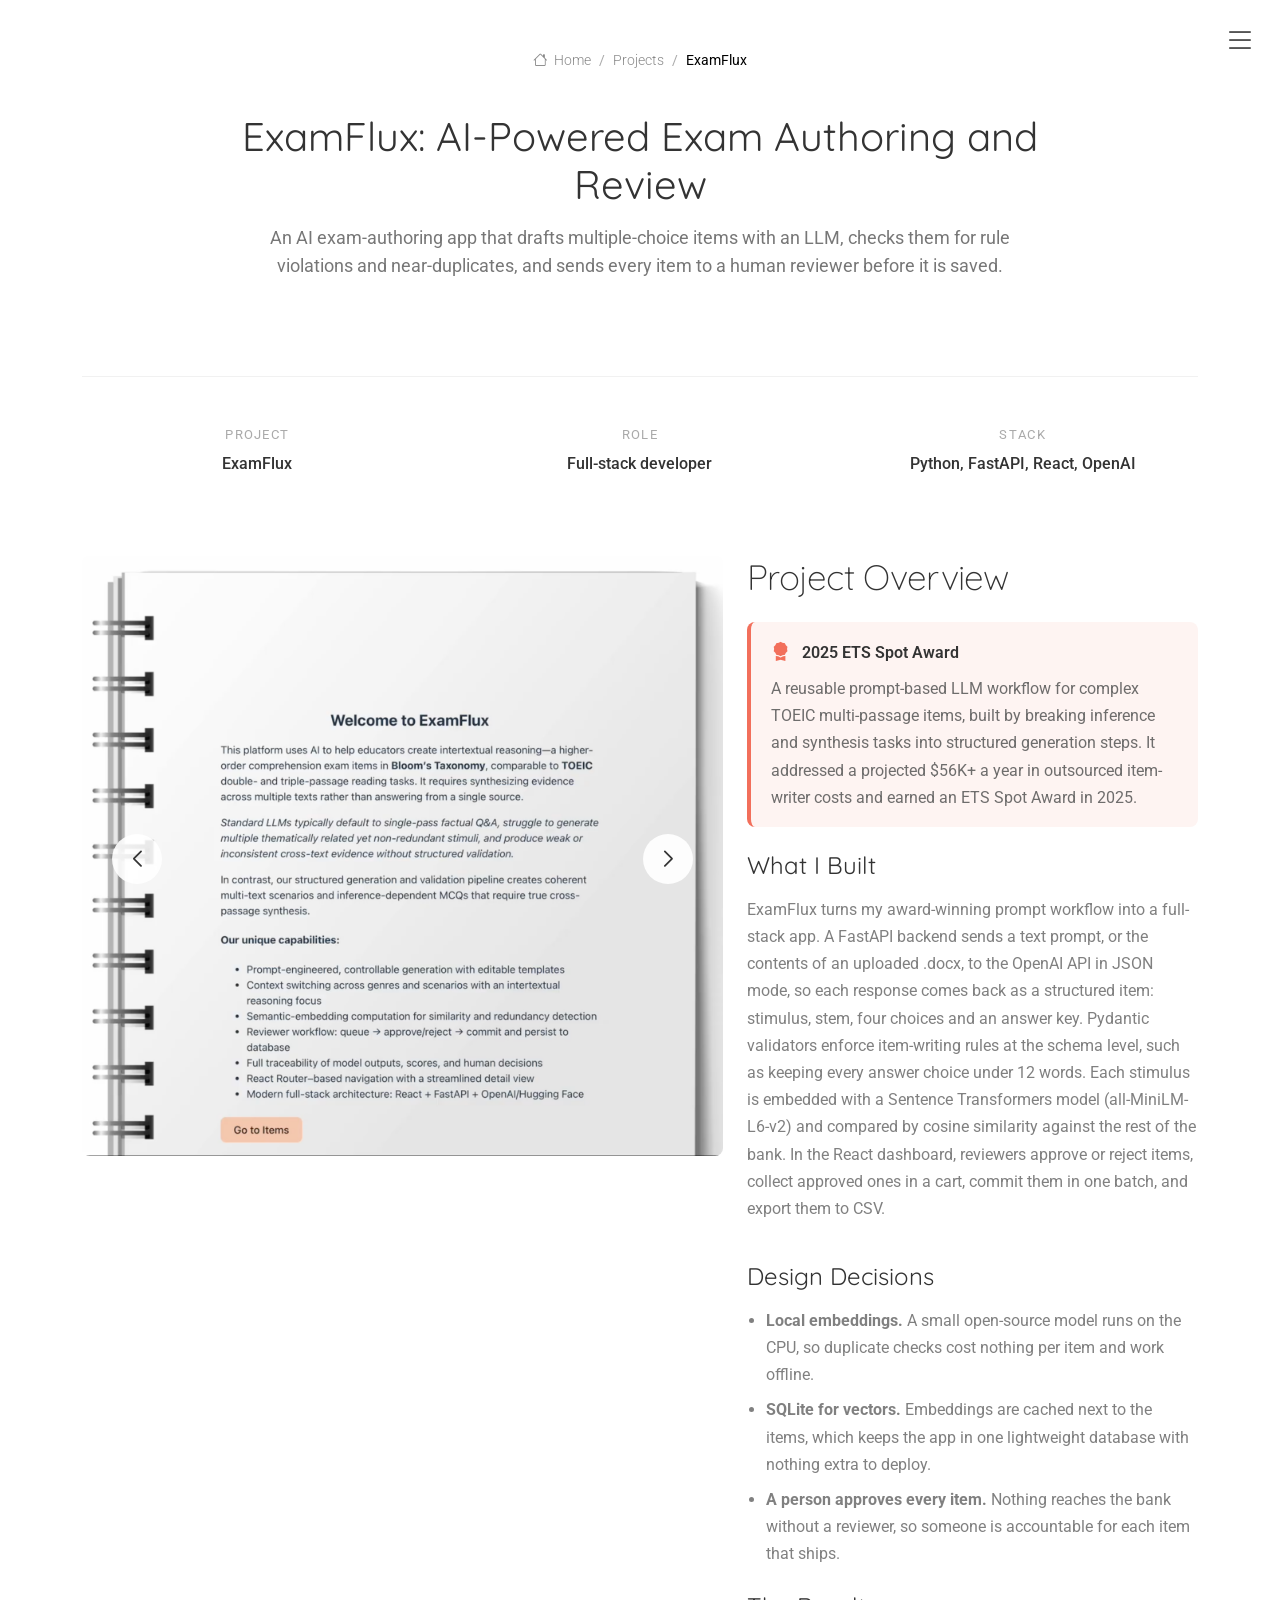
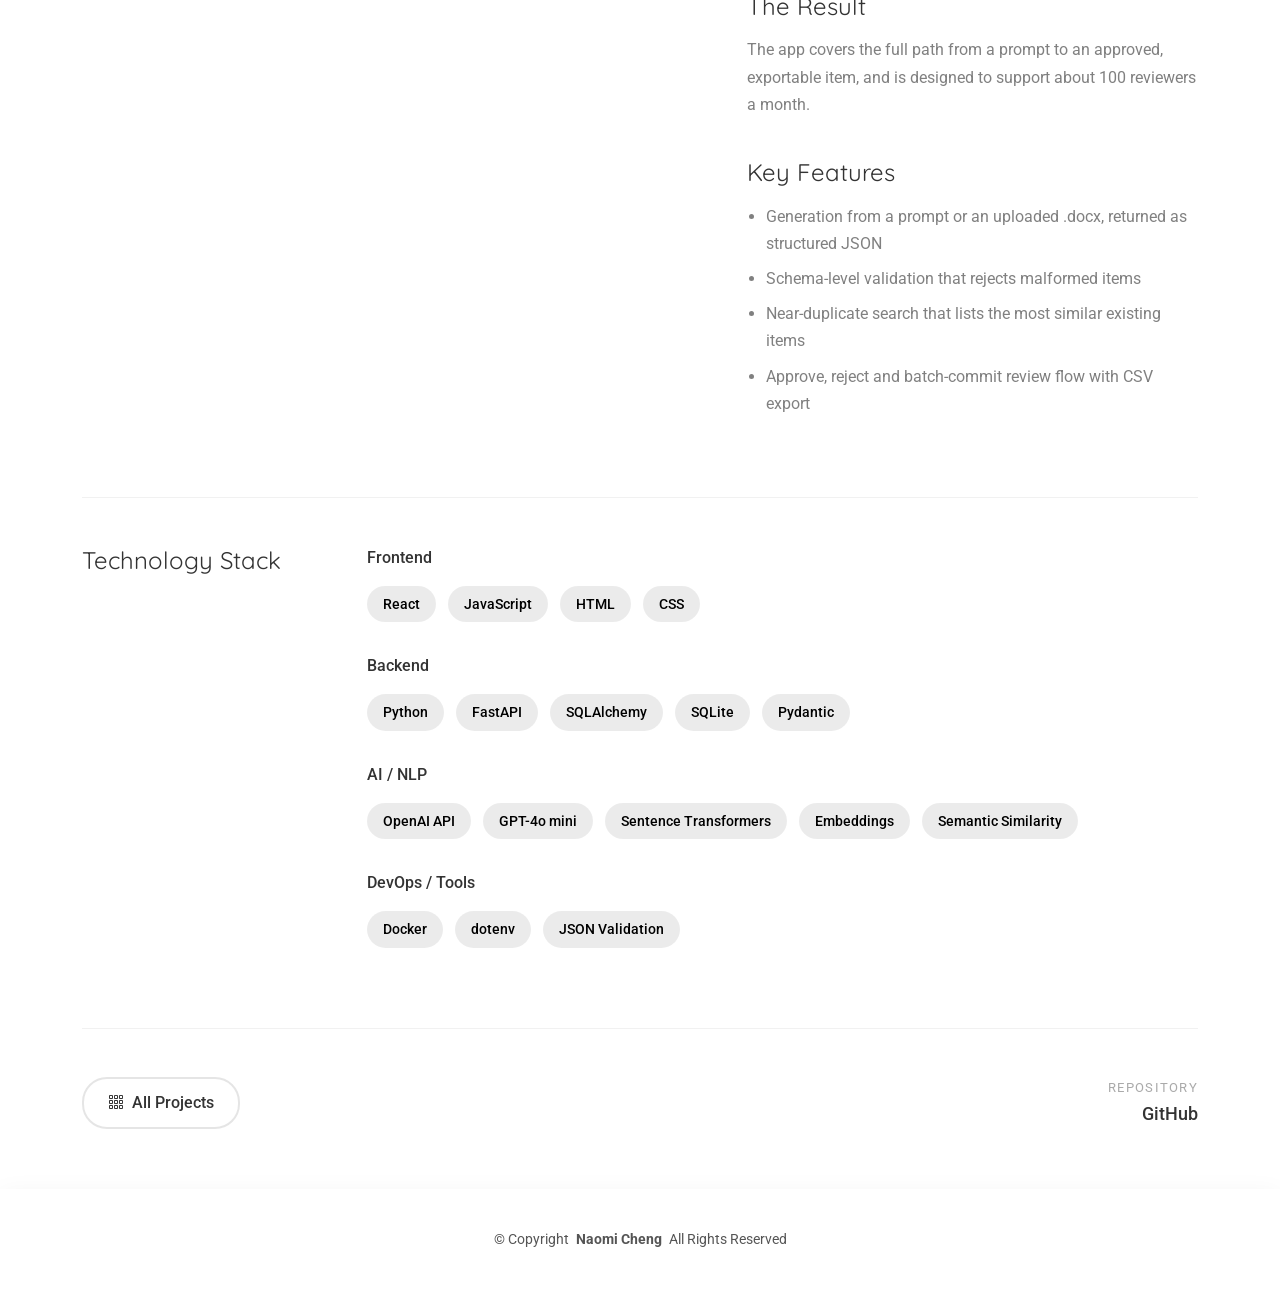
<file: portfolio-details.html>
<!DOCTYPE html>
<html lang="en">

<head>
  <meta charset="utf-8">
  <meta content="width=device-width, initial-scale=1.0" name="viewport">
  <title>ExamFlux &mdash; Naomi Cheng</title>
  <meta name="description" content="An AI-powered exam authoring platform: a prompt or an uploaded document becomes structured exam items, checked for validity and near-duplicates, then sent to a reviewer for approval.">
  <meta name="keywords" content="ExamFlux, exam item generation, LLM, prompt engineering, FastAPI, React, embeddings, human review">

  <!-- Favicons -->
  <link rel="icon" type="image/svg+xml" href="/feather2.svg?v=3">
  <link rel="icon" type="image/png" sizes="32x32" href="/favicon.ico?v=3">
  <link rel="shortcut icon" href="/favicon.ico?v=3">
  <link rel="apple-touch-icon" href="/apple-touch-icon.png?v=3">

  <!-- Fonts -->
  <link href="https://fonts.googleapis.com" rel="preconnect">
  <link href="https://fonts.gstatic.com" rel="preconnect" crossorigin>
  <link href="https://fonts.googleapis.com/css2?family=Roboto:ital,wght@0,100;0,300;0,400;0,500;0,700;0,900;1,100;1,300;1,400;1,500;1,700;1,900&family=Raleway:ital,wght@0,100;0,200;0,300;0,400;0,500;0,600;0,700;0,800;0,900;1,100;1,200;1,300;1,400;1,500;1,600;1,700;1,800;1,900&family=Quicksand:wght@300;400;500;600;700&display=swap" rel="stylesheet">

  <!-- Vendor CSS Files -->
  <link href="assets/vendor/bootstrap/css/bootstrap.min.css" rel="stylesheet">
  <link href="assets/vendor/bootstrap-icons/bootstrap-icons.css" rel="stylesheet">
  <link href="assets/vendor/aos/aos.css" rel="stylesheet">
  <link href="assets/vendor/glightbox/css/glightbox.min.css" rel="stylesheet">
  <link href="assets/vendor/swiper/swiper-bundle.min.css" rel="stylesheet">

  <!-- Main CSS File -->
  <link href="assets/css/main.css" rel="stylesheet">

  <!-- =======================================================
  * Template Name: MinimalFolio
  * Template URL: https://bootstrapmade.com/minimalfolio-bootstrap-portfolio-template/
  * Updated: Aug 05 2025 with Bootstrap v5.3.7
  * Author: BootstrapMade.com
  * License: https://bootstrapmade.com/license/
  ======================================================== -->
</head>

<body class="portfolio-details-page">

  <header id="header" class="header d-flex align-items-center position-relative">
    <div class="container-fluid position-relative d-flex align-items-center justify-content-between">

      <a href="index.html" class="logo d-flex align-items-center" aria-label="Home">
        <span class="visually-hidden">Home</span>
      </a>

      <nav id="navmenu" class="navmenu">
        <ul>
          <li><a href="index.html#about">About</a></li>
          <li><a href="index.html#resume">Resume</a></li>
          <li><a href="index.html#portfolio">Portfolio</a></li>
        </ul>
        <i class="mobile-nav-toggle d-xl-none bi bi-list"></i>
      </nav>

    </div>
  </header>

  <main class="main">

    <!-- Page Title -->
    <div class="page-title">
      <div class="breadcrumbs">
        <nav aria-label="breadcrumb">
          <ol class="breadcrumb">
            <li class="breadcrumb-item"><a href="index.html"><i class="bi bi-house"></i> Home</a></li>
            <li class="breadcrumb-item"><a href="index.html#portfolio">Projects</a></li>
            <li class="breadcrumb-item active current">ExamFlux</li>
          </ol>
        </nav>
      </div>

      <div class="title-wrapper">
        <h1>ExamFlux: AI-Powered Exam Authoring and Review</h1>
        <p>An AI exam-authoring app that drafts multiple-choice items with an LLM, checks them for rule violations and near-duplicates, and sends every item to a human reviewer before it is saved.</p>
      </div>
    </div><!-- End Page Title -->

    <!-- Portfolio Details Section -->
    <section id="portfolio-details" class="portfolio-details section">

      <div class="container" data-aos="fade-up" data-aos-delay="100">

        <div class="project-hero">
          <div class="project-meta-grid" data-aos="fade-up" data-aos-delay="200">
            <div class="meta-column">
              <div class="meta-label">Project</div>
              <div class="meta-value">ExamFlux</div>
            </div>
            <div class="meta-column">
              <div class="meta-label">Role</div>
              <div class="meta-value">Full-stack developer</div>
            </div>
            <div class="meta-column">
              <div class="meta-label">Stack</div>
              <div class="meta-value">Python, FastAPI, React, OpenAI</div>
            </div>
          </div>
        </div>

        <div class="content-section">
          <div class="row g-4 align-items-start">
            <div class="col-lg-7">
              <div class="visual-showcase" data-aos="zoom-in" data-aos-delay="100">
                <div class="main-visual">
                  <div class="portfolio-details-slider swiper init-swiper">
                    <script type="application/json" class="swiper-config">
                      {
                        "loop": true,
                        "speed": 600,
                        "autoplay": {
                          "delay": 4000
                        },
                        "effect": "creative",
                        "creativeEffect": {
                          "prev": {
                            "shadow": false,
                            "translate": ["-120%", 0, -500]
                          },
                          "next": {
                            "shadow": false,
                            "translate": ["120%", 0, -500]
                          }
                        },
                        "slidesPerView": 1,
                        "navigation": {
                          "nextEl": ".swiper-button-next",
                          "prevEl": ".swiper-button-prev"
                        }
                      }
                    </script>
                    <div class="swiper-wrapper">
                      <div class="swiper-slide">
                        <img src="assets/img/portfolio/ExamFlux01.png" alt="ExamFlux dashboard" class="img-fluid" loading="lazy">
                      </div>
                      <div class="swiper-slide">
                        <img src="assets/img/portfolio/ExamFlux02_AI window.png" alt="AI prompt interface" class="img-fluid" loading="lazy">
                      </div>
                      <div class="swiper-slide">
                        <img src="assets/img/portfolio/ExamFlux03_result.png" alt="Generated exam result" class="img-fluid" loading="lazy">
                      </div>
                      <div class="swiper-slide">
                        <img src="assets/img/portfolio/ExamFlux04_options.png" alt="Item review options" class="img-fluid" loading="lazy">
                      </div>
                      <div class="swiper-slide">
                        <img src="assets/img/portfolio/ExamFlux05_shopping cart.png" alt="Workflow review and commit flow" class="img-fluid" loading="lazy">
                      </div>
                    </div>
                    <div class="swiper-button-next"></div>
                    <div class="swiper-button-prev"></div>
                  </div>
                </div>
              </div>
            </div>

            <div class="col-lg-5">
              <div class="project-overview" data-aos="fade-up">
                <h2>Project Overview</h2>
                <div class="project-recognition" style="margin-bottom: 1.5rem; padding: 1rem 1.25rem; border-left: 4px solid #f26f5b; background: rgba(242, 111, 91, 0.08); border-radius: 8px;">
                  <div style="display: flex; align-items: center; gap: 0.75rem; margin-bottom: 0.5rem; font-weight: 600; color: var(--heading-color);">
                    <i class="bi bi-award-fill" style="font-size: 1.2rem; color: #f26f5b;"></i>
                    2025 ETS Spot Award
                  </div>
                  <p style="margin: 0; line-height: 1.7; color: color-mix(in srgb, var(--default-color), transparent 15%);">
                    A reusable prompt-based LLM workflow for complex TOEIC multi-passage items, built by breaking inference and synthesis tasks into structured generation steps. It addressed a projected $56K+ a year in outsourced item-writer costs and earned an ETS Spot Award in 2025.
                  </p>
                </div>
                <div class="challenge-solution">
                  <div class="solution-block" data-aos="fade-up" data-aos-delay="100">
                    <h3>What I Built</h3>
                    <p>ExamFlux turns my award-winning prompt workflow into a full-stack app. A FastAPI backend sends a text prompt, or the contents of an uploaded .docx, to the OpenAI API in JSON mode, so each response comes back as a structured item: stimulus, stem, four choices and an answer key. Pydantic validators enforce item-writing rules at the schema level, such as keeping every answer choice under 12 words. Each stimulus is embedded with a Sentence Transformers model (all-MiniLM-L6-v2) and compared by cosine similarity against the rest of the bank. In the React dashboard, reviewers approve or reject items, collect approved ones in a cart, commit them in one batch, and export them to CSV.</p>
                  </div>

                  <div class="solution-block" data-aos="fade-up" data-aos-delay="150">
                    <h3>Design Decisions</h3>
                    <ul class="overview-list">
                      <li><strong>Local embeddings.</strong> A small open-source model runs on the CPU, so duplicate checks cost nothing per item and work offline.</li>
                      <li><strong>SQLite for vectors.</strong> Embeddings are cached next to the items, which keeps the app in one lightweight database with nothing extra to deploy.</li>
                      <li><strong>A person approves every item.</strong> Nothing reaches the bank without a reviewer, so someone is accountable for each item that ships.</li>
                    </ul>
                  </div>

                  <div class="solution-block" data-aos="fade-up" data-aos-delay="200">
                    <h3>The Result</h3>
                    <p>The app covers the full path from a prompt to an approved, exportable item, and is designed to support about 100 reviewers a month.</p>
                  </div>

                  <div class="solution-block" data-aos="fade-up" data-aos-delay="250">
                    <h3>Key Features</h3>
                    <ul class="overview-list">
                      <li>Generation from a prompt or an uploaded .docx, returned as structured JSON</li>
                      <li>Schema-level validation that rejects malformed items</li>
                      <li>Near-duplicate search that lists the most similar existing items</li>
                      <li>Approve, reject and batch-commit review flow with CSV export</li>
                    </ul>
                  </div>
                </div>
              </div>
            </div>
          </div>
        </div>

        <div class="technology-stack" data-aos="fade-up" data-aos-delay="100">
          <div class="row">
            <div class="col-lg-3">
              <h3>Technology Stack</h3>
            </div>
            <div class="col-lg-9">
              <div class="tech-categories">
                <div class="tech-category" data-aos="fade-up" data-aos-delay="150">
                  <div class="category-title">Frontend</div>
                  <div class="tech-list">
                    <span class="tech-item">React</span>
                    <span class="tech-item">JavaScript</span>
                    <span class="tech-item">HTML</span>
                    <span class="tech-item">CSS</span>
                  </div>
                </div>
                <div class="tech-category" data-aos="fade-up" data-aos-delay="200">
                  <div class="category-title">Backend</div>
                  <div class="tech-list">
                    <span class="tech-item">Python</span>
                    <span class="tech-item">FastAPI</span>
                    <span class="tech-item">SQLAlchemy</span>
                    <span class="tech-item">SQLite</span>
                    <span class="tech-item">Pydantic</span>
                  </div>
                </div>
                <div class="tech-category" data-aos="fade-up" data-aos-delay="250">
                  <div class="category-title">AI / NLP</div>
                  <div class="tech-list">
                    <span class="tech-item">OpenAI API</span>
                    <span class="tech-item">GPT-4o mini</span>
                    <span class="tech-item">Sentence Transformers</span>
                    <span class="tech-item">Embeddings</span>
                    <span class="tech-item">Semantic Similarity</span>
                  </div>
                </div>
                <div class="tech-category" data-aos="fade-up" data-aos-delay="300">
                  <div class="category-title">DevOps / Tools</div>
                  <div class="tech-list">
                    <span class="tech-item">Docker</span>
                    <span class="tech-item">dotenv</span>
                    <span class="tech-item">JSON Validation</span>
                  </div>
                </div>
              </div>
            </div>
          </div>
        </div>

        <div class="project-footer" data-aos="fade-up" data-aos-delay="200">
          <div class="footer-navigation">
            <a href="index.html#portfolio" class="nav-link all-projects">
              <i class="bi bi-grid-3x3-gap"></i>
              <span>All Projects</span>
            </a>
            <a href="https://github.com/ysc06/AI-powered-exam-item-reviewer" target="_blank" rel="noopener noreferrer" class="nav-link next-project">
              <span class="nav-direction">Repository</span>
              <span class="nav-title">GitHub</span>
            </a>
          </div>
        </div>

      </div>

    </section><!-- /Portfolio Details Section -->

  </main>

  <footer id="footer" class="footer">

    <div class="container">
      <div class="copyright text-center ">
        <p>© <span>Copyright</span> <strong class="px-1 sitename">Naomi Cheng</strong> <span>All Rights Reserved</span></p>
      </div>
      <div class="credits">
      </div>
    </div>

  </footer>

  <!-- Scroll Top -->
  <a href="#" id="scroll-top" class="scroll-top d-flex align-items-center justify-content-center"><i class="bi bi-arrow-up-short"></i></a>

  <!-- Preloader -->
  <div id="preloader">
    <div></div>
    <div></div>
    <div></div>
    <div></div>
  </div>

  <!-- Vendor JS Files -->
  <script src="assets/vendor/bootstrap/js/bootstrap.bundle.min.js"></script>
  <script src="assets/vendor/php-email-form/validate.js"></script>
  <script src="assets/vendor/aos/aos.js"></script>
  <script src="assets/vendor/typed.js/typed.umd.js"></script>
  <script src="assets/vendor/waypoints/noframework.waypoints.js"></script>
  <script src="assets/vendor/imagesloaded/imagesloaded.pkgd.min.js"></script>
  <script src="assets/vendor/isotope-layout/isotope.pkgd.min.js"></script>
  <script src="assets/vendor/glightbox/js/glightbox.min.js"></script>
  <script src="assets/vendor/swiper/swiper-bundle.min.js"></script>

  <!-- Main JS File -->
  <script src="assets/js/main.js"></script>

</body>

</html>
</file>
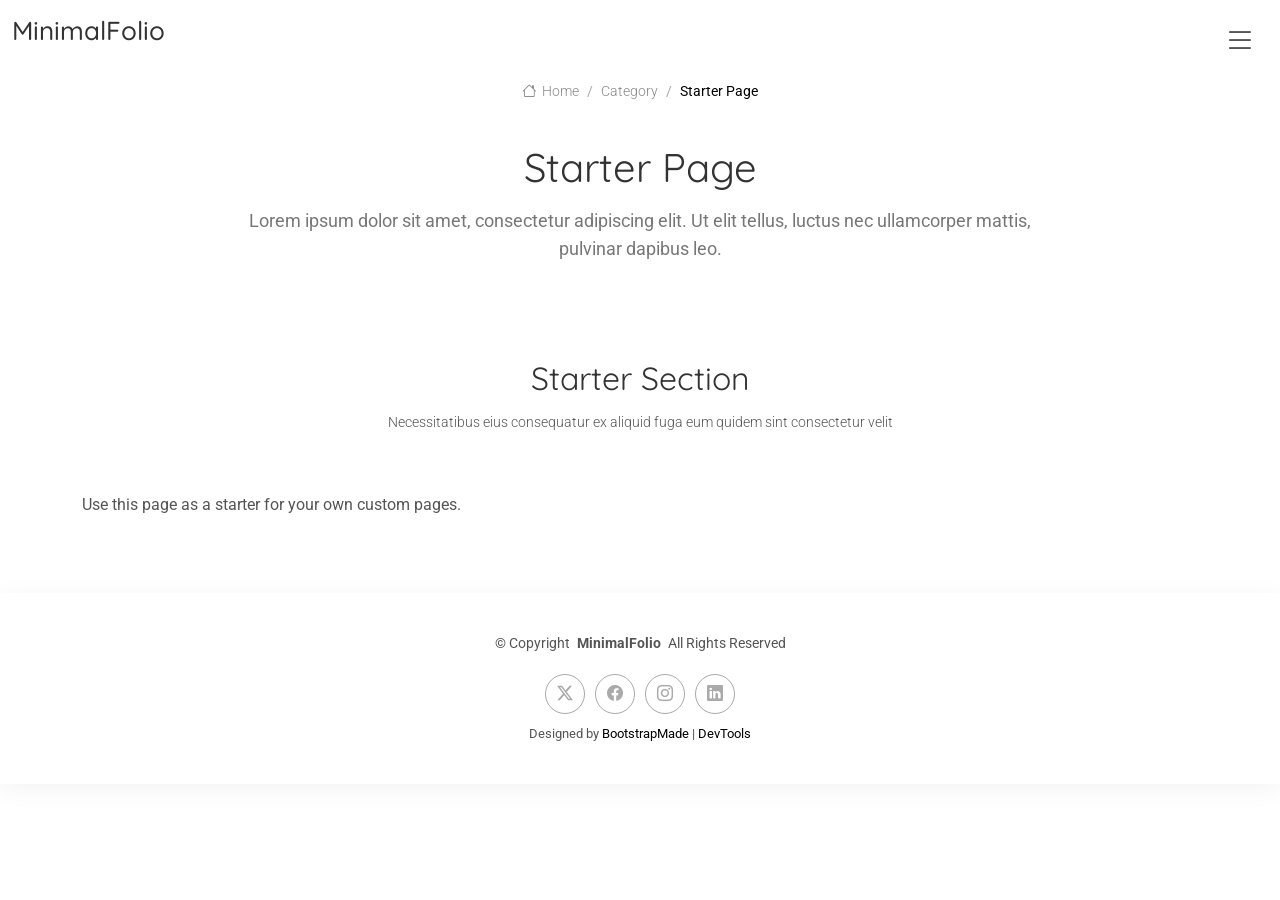
<file: starter-page.html>
<!DOCTYPE html>
<html lang="en">

<head>
  <meta charset="utf-8">
  <meta content="width=device-width, initial-scale=1.0" name="viewport">
  <title>Starter Page - MinimalFolio Bootstrap Template</title>
  <meta name="description" content="">
  <meta name="keywords" content="">

  <!-- Favicons -->
  <link rel="icon" type="image/svg+xml" href="/feather2.svg?v=3">
  <link rel="icon" type="image/png" sizes="32x32" href="/favicon.ico?v=3">
  <link rel="shortcut icon" href="/favicon.ico?v=3">
  <link rel="apple-touch-icon" href="/apple-touch-icon.png?v=3">

  <!-- Fonts -->
  <link href="https://fonts.googleapis.com" rel="preconnect">
  <link href="https://fonts.gstatic.com" rel="preconnect" crossorigin>
  <link href="https://fonts.googleapis.com/css2?family=Roboto:ital,wght@0,100;0,300;0,400;0,500;0,700;0,900;1,100;1,300;1,400;1,500;1,700;1,900&family=Raleway:ital,wght@0,100;0,200;0,300;0,400;0,500;0,600;0,700;0,800;0,900;1,100;1,200;1,300;1,400;1,500;1,600;1,700;1,800;1,900&family=Quicksand:wght@300;400;500;600;700&display=swap" rel="stylesheet">

  <!-- Vendor CSS Files -->
  <link href="assets/vendor/bootstrap/css/bootstrap.min.css" rel="stylesheet">
  <link href="assets/vendor/bootstrap-icons/bootstrap-icons.css" rel="stylesheet">
  <link href="assets/vendor/aos/aos.css" rel="stylesheet">
  <link href="assets/vendor/glightbox/css/glightbox.min.css" rel="stylesheet">
  <link href="assets/vendor/swiper/swiper-bundle.min.css" rel="stylesheet">

  <!-- Main CSS File -->
  <link href="assets/css/main.css" rel="stylesheet">

  <!-- =======================================================
  * Template Name: MinimalFolio
  * Template URL: https://bootstrapmade.com/minimalfolio-bootstrap-portfolio-template/
  * Updated: Aug 05 2025 with Bootstrap v5.3.7
  * Author: BootstrapMade.com
  * License: https://bootstrapmade.com/license/
  ======================================================== -->
</head>

<body class="starter-page-page">

  <header id="header" class="header d-flex align-items-center position-relative">
    <div class="container-fluid position-relative d-flex align-items-center justify-content-between">

      <a href="index.html" class="logo d-flex align-items-center">
        <!-- Uncomment the line below if you also wish to use an image logo -->
        <!-- <img src="assets/img/logo.webp" alt=""> -->
        <h1 class="sitename">MinimalFolio</h1>
      </a>

      <nav id="navmenu" class="navmenu">
        <ul>
          <li><a href="#hero">Home</a></li>
          <li><a href="#about">About</a></li>
          <li><a href="#resume">Resume</a></li>
          <li><a href="#portfolio">Portfolio</a></li>
          <li><a href="#services">Services</a></li>
          <li class="dropdown"><a href="#"><span>Dropdown</span> <i class="bi bi-chevron-down toggle-dropdown"></i></a>
            <ul>
              <li><a href="#">Dropdown 1</a></li>
              <li class="dropdown"><a href="#"><span>Deep Dropdown</span> <i class="bi bi-chevron-down toggle-dropdown"></i></a>
                <ul>
                  <li><a href="#">Deep Dropdown 1</a></li>
                  <li><a href="#">Deep Dropdown 2</a></li>
                  <li><a href="#">Deep Dropdown 3</a></li>
                  <li><a href="#">Deep Dropdown 4</a></li>
                  <li><a href="#">Deep Dropdown 5</a></li>
                </ul>
              </li>
              <li><a href="#">Dropdown 2</a></li>
              <li><a href="#">Dropdown 3</a></li>
              <li><a href="#">Dropdown 4</a></li>
            </ul>
          </li>
          <li><a href="#contact">Contact</a></li>
        </ul>
        <i class="mobile-nav-toggle d-xl-none bi bi-list"></i>
      </nav>

    </div>
  </header>

  <main class="main">

    <!-- Page Title -->
    <div class="page-title">
      <div class="breadcrumbs">
        <nav aria-label="breadcrumb">
          <ol class="breadcrumb">
            <li class="breadcrumb-item"><a href="#"><i class="bi bi-house"></i> Home</a></li>
            <li class="breadcrumb-item"><a href="#">Category</a></li>
            <li class="breadcrumb-item active current">Starter Page</li>
          </ol>
        </nav>
      </div>

      <div class="title-wrapper">
        <h1>Starter Page</h1>
        <p>Lorem ipsum dolor sit amet, consectetur adipiscing elit. Ut elit tellus, luctus nec ullamcorper mattis, pulvinar dapibus leo.</p>
      </div>
    </div><!-- End Page Title -->

    <!-- Starter Section Section -->
    <section id="starter-section" class="starter-section section">

      <!-- Section Title -->
      <div class="container section-title" data-aos="fade-up">
        <h2>Starter Section</h2>
        <p>Necessitatibus eius consequatur ex aliquid fuga eum quidem sint consectetur velit</p>
      </div><!-- End Section Title -->

      <div class="container" data-aos="fade-up">
        <p>Use this page as a starter for your own custom pages.</p>
      </div>

    </section><!-- /Starter Section Section -->

  </main>

  <footer id="footer" class="footer">

    <div class="container">
      <div class="copyright text-center ">
        <p>© <span>Copyright</span> <strong class="px-1 sitename">MinimalFolio</strong> <span>All Rights Reserved</span></p>
      </div>
      <div class="social-links d-flex justify-content-center">
        <a href=""><i class="bi bi-twitter-x"></i></a>
        <a href=""><i class="bi bi-facebook"></i></a>
        <a href=""><i class="bi bi-instagram"></i></a>
        <a href=""><i class="bi bi-linkedin"></i></a>
      </div>
      <div class="credits">
        <!-- All the links in the footer should remain intact. -->
        <!-- You can delete the links only if you've purchased the pro version. -->
        <!-- Licensing information: https://bootstrapmade.com/license/ -->
        <!-- Purchase the pro version with working PHP/AJAX contact form: [buy-url] -->
        Designed by <a href="https://bootstrapmade.com/">BootstrapMade</a> | <a href="https://bootstrapmade.com/tools/">DevTools</a>
      </div>
    </div>

  </footer>

  <!-- Scroll Top -->
  <a href="#" id="scroll-top" class="scroll-top d-flex align-items-center justify-content-center"><i class="bi bi-arrow-up-short"></i></a>

  <!-- Preloader -->
  <div id="preloader">
    <div></div>
    <div></div>
    <div></div>
    <div></div>
  </div>

  <!-- Vendor JS Files -->
  <script src="assets/vendor/bootstrap/js/bootstrap.bundle.min.js"></script>
  <script src="assets/vendor/php-email-form/validate.js"></script>
  <script src="assets/vendor/aos/aos.js"></script>
  <script src="assets/vendor/typed.js/typed.umd.js"></script>
  <script src="assets/vendor/waypoints/noframework.waypoints.js"></script>
  <script src="assets/vendor/imagesloaded/imagesloaded.pkgd.min.js"></script>
  <script src="assets/vendor/isotope-layout/isotope.pkgd.min.js"></script>
  <script src="assets/vendor/glightbox/js/glightbox.min.js"></script>
  <script src="assets/vendor/swiper/swiper-bundle.min.js"></script>

  <!-- Main JS File -->
  <script src="assets/js/main.js"></script>

</body>

</html>
</file>
<file: assets/css/main.css>
/**
* Template Name: MinimalFolio
* Template URL: https://bootstrapmade.com/minimalfolio-bootstrap-portfolio-template/
* Updated: Aug 05 2025 with Bootstrap v5.3.7
* Author: BootstrapMade.com
* License: https://bootstrapmade.com/license/
*/

/*--------------------------------------------------------------
# Font & Color Variables
# Help: https://bootstrapmade.com/color-system/
--------------------------------------------------------------*/
/* Fonts */
:root {
  --default-font: "Roboto",  system-ui, -apple-system, "Segoe UI", Roboto, "Helvetica Neue", Arial, "Noto Sans", "Liberation Sans", sans-serif, "Apple Color Emoji", "Segoe UI Emoji", "Segoe UI Symbol", "Noto Color Emoji";
  --heading-font: "Quicksand",  sans-serif;
  --nav-font: "Raleway",  sans-serif;
}

/* Global Colors - The following color variables are used throughout the website. Updating them here will change the color scheme of the entire website */
:root { 
  --background-color: #ffffff; /* Background color for the entire website, including individual sections */
  --default-color: #555555; /* Default color used for the majority of the text content across the entire website */
  --heading-color: #333333; /* Color for headings, subheadings and title throughout the website */
  --accent-color: #000000; /* Accent color that represents your brand on the website. It's used for buttons, links, and other elements that need to stand out */
  --surface-color: #ffffff; /* The surface color is used as a background of boxed elements within sections, such as cards, icon boxes, or other elements that require a visual separation from the global background. */
  --contrast-color: #ffffff; /* Contrast color for text, ensuring readability against backgrounds of accent, heading, or default colors. */
}

/* Nav Menu Colors - The following color variables are used specifically for the navigation menu. They are separate from the global colors to allow for more customization options */
:root {
  --nav-color: #555555;  /* The default color of the main navmenu links */
  --nav-hover-color: #000000; /* Applied to main navmenu links when they are hovered over or active */
  --nav-mobile-background-color: #fafafa; /* Used as the background color for mobile navigation menu */
  --nav-dropdown-background-color: #ffffff; /* Used as the background color for dropdown items that appear when hovering over primary navigation items */
  --nav-dropdown-color: #8f8f8f; /* Used for navigation links of the dropdown items in the navigation menu. */
  --nav-dropdown-hover-color: #000000; /* Similar to --nav-hover-color, this color is applied to dropdown navigation links when they are hovered over. */
}

/* Color Presets - These classes override global colors when applied to any section or element, providing reuse of the sam color scheme. */

.light-background {
  --background-color: #fafafa;
  --surface-color: #ffffff;
}

.dark-background {
  --background-color: #060606;
  --default-color: #ffffff;
  --heading-color: #ffffff;
  --surface-color: #252525;
  --contrast-color: #ffffff;
}

/* Smooth scroll */
:root {
  scroll-behavior: smooth;
}

/*--------------------------------------------------------------
# General Styling & Shared Classes
--------------------------------------------------------------*/

#hero {
  background: #ffffff;
}

/* Drop the figure's default bottom margin so the CV button, contact icons and
   location sit directly under the illustration rather than 1rem clear of it. */
.portrait-wrap {
  display: flex;
  flex-direction: column;
  justify-content: center;
  align-items: center;
  margin: 0;
}

.portrait-image {
  width: auto;
  height: 420px;
  max-width: 100%;
  object-fit: contain;
}

/* Right column (portrait & contact) center alignment */
#hero .col-lg-5 {
  display: flex;
  flex-direction: column;
  align-items: center;
}

@media (max-width: 991px) {
  .portrait-image {
    height: 340px;
  }
}

@media (max-width: 576px) {
  .portrait-image {
    height: 300px;
  }
}

/* Mobile: Reorder content so text comes first */
@media (max-width: 991px) {
  #hero .row {
    flex-direction: column;
    --bs-gutter-x: 0;
  }

  #hero .col-lg-7 {
    order: 1;
  }

  #hero .col-lg-5 {
    order: 2;
  }
}

/* Hero name, title and status line use the same typeface as the navbar brand */
#hero h1,
#hero .status-inline {
  font-family: var(--default-font);
}

/* Wider container than the default 1140px, to give the subtitle room to sit on one line */
#hero > .container {
  max-width: 1100px;
}

/* Set appropriate gap between columns for compact layout */
#hero .row {
  --bs-gutter-x: 2.5rem;
}

/* Center the left content column */
#hero .col-lg-7 {
  display: flex;
  flex-direction: column;
  align-items: center;
  text-align: center;
}

/* Constrain headline width for readability while keeping it centered */
#hero .col-lg-7 h1.display-1 {
  max-width: 500px;
}

#hero .col-lg-7 .hero-subtitle {
  max-width: 520px;
}

/* Center the CTA button */
#hero .col-lg-7 > div.mt-4 {
  display: flex;
  justify-content: center;
  width: 100%;
}

/* Center the logo row */
#hero .logo-strip {
  width: 100%;
  display: flex;
  justify-content: center;
}

#hero .logo-container {
  justify-content: center;
}

/* Subtitle: sized against its own column width, so it stays on a single line at any width */
#hero .hero-subtitle {
  font-size: clamp(0.95rem, 1.3vw, 1.25rem); /* fallback for browsers without cqi */
  font-size: 2.75cqi;
}

@media (min-width: 992px) {
  #hero .col-lg-7 {
    container-type: inline-size;
  }

  #hero .hero-subtitle {
    white-space: nowrap;
  }
}

/*--------------------------------------------------------------
# Hero Entrance Animation
--------------------------------------------------------------*/
/* Runs once, gated on the `hero-ready` class that is added when the page
   finishes loading and the preloader is removed. Without the class the hero
   simply renders as normal, so the content is never dependent on the animation. */

@keyframes hero-reveal {
  from {
    opacity: 0;
    transform: translateY(20px);
  }

  to {
    opacity: 1;
    transform: translateY(0);
  }
}

@keyframes hero-fade {
  from {
    opacity: 0;
  }

  to {
    opacity: 1;
  }
}

.hero-ready #hero .hero-reveal {
  animation: hero-reveal 600ms ease-out both;
}

.hero-ready #hero .hero-fade {
  animation: hero-fade 600ms ease-out 200ms both;
}

.hero-ready #hero .hero-reveal-1 { animation-delay: 0ms; }
.hero-ready #hero .hero-reveal-2 { animation-delay: 120ms; }
.hero-ready #hero .hero-reveal-3 { animation-delay: 240ms; }
.hero-ready #hero .hero-reveal-4 { animation-delay: 360ms; }
.hero-ready #hero .hero-reveal-5 { animation-delay: 480ms; }
.hero-ready #hero .hero-reveal-6 { animation-delay: 600ms; }

@media (prefers-reduced-motion: reduce) {
  .hero-ready #hero .hero-reveal,
  .hero-ready #hero .hero-fade {
    animation: none;
    opacity: 1;
    transform: none;
  }
}

/*--------------------------------------------------------------
# Technical Toolkit
--------------------------------------------------------------*/
.toolkit .toolkit-groups {
  max-width: 900px;
  margin: 0 auto;
}

/* Label beside its chips on desktop, stacked on mobile. Hairline rules group
   the categories without giving each one a card. */
.toolkit-group {
  display: grid;
  grid-template-columns: 200px 1fr;
  gap: 0.75rem 1.5rem;
  align-items: start;
  padding: 1.1rem 0;
  border-top: 1px solid color-mix(in srgb, var(--default-color), transparent 88%);
}

.toolkit-group:last-child {
  border-bottom: 1px solid color-mix(in srgb, var(--default-color), transparent 88%);
}

.toolkit-label {
  margin: 0;
  padding-top: 0.15rem;
  font-family: var(--default-font);
  font-size: 0.875rem;
  font-weight: 600;
  letter-spacing: 0.02em;
  color: var(--heading-color);
}

.chip-list {
  display: flex;
  flex-wrap: wrap;
  gap: 0.5rem;
  list-style: none;
  margin: 0;
  padding: 0;
}

/* Deliberately understated: outlined, not filled, so chips never read as buttons. */
.chip {
  display: inline-block;
  padding: 0.25rem 0.7rem;
  border: 1px solid color-mix(in srgb, var(--default-color), transparent 78%);
  border-radius: 6px;
  background-color: var(--surface-color);
  color: var(--default-color);
  font-size: 0.8125rem;
  line-height: 1.6;
  white-space: nowrap;
  transition: border-color 0.25s ease, background-color 0.25s ease, color 0.25s ease;
}

.chip:hover {
  border-color: #5e905e;
  background-color: color-mix(in srgb, #5e905e, transparent 93%);
  color: var(--heading-color);
}

@media (max-width: 767.98px) {
  .toolkit-group {
    grid-template-columns: 1fr;
    gap: 0.6rem;
  }

  .chip {
    white-space: normal;
  }
}

/* AOS drives the fade-up on scroll; neutralise it for reduced-motion users. */
@media (prefers-reduced-motion: reduce) {
  .toolkit [data-aos] {
    opacity: 1 !important;
    transform: none !important;
    transition: none !important;
  }
}

section {
  background: white;
}
body {
  color: var(--default-color);
  background-color: var(--background-color);
  font-family: var(--default-font);
}

a {
  color: var(--accent-color);
  text-decoration: none;
  transition: 0.3s;
}

.btn-button {
  background: #ffffff;
  border: 1px solid #303432;
  color: #242725;
  transition:
    background-color 180ms ease,
    border-color 180ms ease,
    color 180ms ease,
    transform 180ms ease,
    box-shadow 180ms ease;
}

.btn-button:hover {
  background: #e8eae9;
  border-color: #8b918e;
  color: #1f2220;
  transform: translateY(-2px);
  box-shadow: 0 6px 16px rgba(31, 34, 32, 0.1);
}

.btn-button:focus-visible {
  outline: 2px solid #737976;
  outline-offset: 3px;
}

@media (prefers-reduced-motion: reduce) {
  .btn-button {
    transition: none;
  }

  .btn-button:hover {
    transform: none;
  }
}
 

a:hover {
  color: color-mix(in srgb, var(--accent-color), transparent 25%);
  text-decoration: none;
}

h1,
h2,
h3,
h4,
h5,
h6 {
  color: var(--heading-color);
  font-family: var(--heading-font);
}

/* PHP Email Form Messages
------------------------------*/
.php-email-form .error-message {
  display: none;
  background: #df1529;
  color: #ffffff;
  text-align: left;
  padding: 15px;
  margin-bottom: 24px;
  font-weight: 600;
}

.php-email-form .sent-message {
  display: none;
  color: #ffffff;
  background: #059652;
  text-align: center;
  padding: 15px;
  margin-bottom: 24px;
  font-weight: 600;
}

.php-email-form .loading {
  display: none;
  background: var(--surface-color);
  text-align: center;
  padding: 15px;
  margin-bottom: 24px;
}

.php-email-form .loading:before {
  content: "";
  display: inline-block;
  border-radius: 50%;
  width: 24px;
  height: 24px;
  margin: 0 10px -6px 0;
  border: 3px solid var(--accent-color);
  border-top-color: var(--surface-color);
  animation: php-email-form-loading 1s linear infinite;
}

@keyframes php-email-form-loading {
  0% {
    transform: rotate(0deg);
  }

  100% {
    transform: rotate(360deg);
  }
}

/*--------------------------------------------------------------
# Global Header
--------------------------------------------------------------*/
.header {
  --background-color: rgba(255, 255, 255, 0);
  color: var(--default-color);
  background-color: var(--background-color);
  padding: 15px 0;
  transition: all 0.5s;
  z-index: 997;
}

.header .logo {
  line-height: 2;
}


.status-line{
  font-family: "Roboto", system-ui, sans-serif;
  font-size:16px;
  color:#6b7280;
  margin:6px 0 14px 0;
}

.logo-container img{
  height:70px;
  width:auto;
  opacity:0.85;
}

.logo-container{
  display:flex;
  gap:40px;
  align-items:center;
}
.header .logo h1 {
  font-size: 26px;
  margin: 0;
  font-weight: 500;
  color: var(--heading-color);
}

/*--------------------------------------------------------------
# Navigation Menu
--------------------------------------------------------------*/
/* Navmenu */
.mobile-nav-toggle {
  background-color: var(--background-color);
  padding: 4px;
  color: var(--nav-color);
  position: fixed;
  top: 20px;
  right: 20px;
  font-size: 32px;
  line-height: 0;
  cursor: pointer;
  display: block !important;
  z-index: 998;
  transition: 0.3s;
}

.mobile-nav-toggle:hover {
  color: var(--nav-hover-color);
}

.navmenu {
  position: fixed;
  top: 0;
  bottom: 0;
  right: -300px;
  z-index: 997;
  transition: 0.3s;
  width: 300px;
  overflow: hidden;
}

.navmenu ul {
  display: block;
  list-style: none;
  padding: 10px 0;
  margin: 0;
  overflow-y: auto;
  transition: 0.3s;
  z-index: 998;
}

.navmenu a,
.navmenu a:focus {
  color: var(--nav-dropdown-color);
  padding: 10px 20px;
  font-family: var(--nav-font);
  font-size: 15px;
  font-weight: 400;
  display: flex;
  align-items: center;
  justify-content: space-between;
  white-space: nowrap;
  transition: 0.3s;
}

.navmenu a i,
.navmenu a:focus i {
  font-size: 12px;
  line-height: 0;
  margin-left: 5px;
  width: 30px;
  height: 30px;
  display: flex;
  align-items: center;
  justify-content: center;
  border-radius: 50%;
  transition: 0.3s;
  background-color: color-mix(in srgb, var(--accent-color), transparent 90%);
}

.navmenu a i:hover,
.navmenu a:focus i:hover {
  background-color: var(--accent-color);
  color: var(--contrast-color);
}

.navmenu a:hover,
.navmenu .active,
.navmenu .active:focus {
  color: var(--nav-dropdown-hover-color);
}

.navmenu .active i,
.navmenu .active:focus i {
  background-color: var(--accent-color);
  color: var(--contrast-color);
  transform: rotate(180deg);
}

.navmenu .dropdown ul {
  position: static;
  display: none;
  z-index: 99;
  padding: 10px 0;
  margin: 10px 20px;
  box-shadow: none;
  transition: all 0.5s ease-in-out;
}
.cursor {
  display: inline-block;
  margin-left: 3px;
  animation: blink 1s infinite;
}

@keyframes blink {
  0% {opacity: 1;}
  50% {opacity: 0;}
  100% {opacity: 1;}
}
.navmenu .dropdown>.dropdown-active {
  display: block;
  background-color: var(--nav-dropdown-background-color);
  border: 1px solid color-mix(in srgb, var(--nav-dropdown-color), transparent 90%);
}

.mobile-nav-active {
  overflow: hidden;
}

.mobile-nav-active .mobile-nav-toggle {
  right: 310px;
  font-size: 36px;
}

.mobile-nav-active .navmenu {
  position: fixed;
  overflow: hidden;
  top: 0;
  bottom: 0;
  right: 0;
  background-color: var(--nav-mobile-background-color);
  transition: 0.3s;
}

/*--------------------------------------------------------------
# Global Footer
--------------------------------------------------------------*/
.footer {
  color: var(--default-color);
  background-color: var(--background-color);
  font-size: 14px;
  padding: 40px 0;
  position: relative;
  box-shadow: 0 5px 25px rgba(0, 0, 0, 0.05);
}

.footer .copyright p {
  margin-bottom: 0;
}

.footer .social-links {
  margin-top: 20px;
}

.footer .social-links a {
  display: flex;
  align-items: center;
  justify-content: center;
  width: 40px;
  height: 40px;
  border-radius: 50%;
  border: 1px solid color-mix(in srgb, var(--default-color), transparent 50%);
  font-size: 16px;
  color: color-mix(in srgb, var(--default-color), transparent 50%);
  margin: 0 5px;
  transition: 0.3s;
}

.footer .social-links a:hover {
  color: var(--accent-color);
  border-color: var(--accent-color);
}

.footer .credits {
  margin-top: 10px;
  font-size: 13px;
  text-align: center;
}

/*--------------------------------------------------------------
# Preloader
--------------------------------------------------------------*/
#preloader {
  position: fixed;
  inset: 0;
  z-index: 9999;
  overflow: hidden;
  background-color: var(--background-color);
  transition: all 0.6s ease-out;
  width: 100%;
  height: 100vh;
  display: flex;
  align-items: center;
  justify-content: center;
}

#preloader div {
  width: 13px;
  height: 13px;
  background-color: var(--accent-color);
  border-radius: 50%;
  animation-timing-function: cubic-bezier(0, 1, 1, 0);
  position: absolute;
  left: 50%;
}

#preloader div:nth-child(1) {
  left: calc(50% + 8px);
  animation: animate-preloader-1 0.6s infinite;
}

#preloader div:nth-child(2) {
  left: calc(50% + 8px);
  animation: animate-preloader-2 0.6s infinite;
}

#preloader div:nth-child(3) {
  left: calc(50% + 32px);
  animation: animate-preloader-2 0.6s infinite;
}

#preloader div:nth-child(4) {
  left: calc(50% + 56px);
  animation: animate-preloader-3 0.6s infinite;
}

@keyframes animate-preloader-1 {
  0% {
    transform: scale(0);
  }

  100% {
    transform: scale(1);
  }
}

@keyframes animate-preloader-3 {
  0% {
    transform: scale(1);
  }

  100% {
    transform: scale(0);
  }
}

@keyframes animate-preloader-2 {
  0% {
    transform: translate(0, 0);
  }

  100% {
    transform: translate(24px, 0);
  }
}

/*--------------------------------------------------------------
# Scroll Top Button
--------------------------------------------------------------*/
.scroll-top {
  position: fixed;
  visibility: hidden;
  opacity: 0;
  right: 15px;
  bottom: 15px;
  z-index: 99999;
  background-color: var(--accent-color);
  width: 40px;
  height: 40px;
  border-radius: 4px;
  transition: all 0.4s;
}

.scroll-top i {
  font-size: 24px;
  color: var(--contrast-color);
  line-height: 0;
}

.scroll-top:hover {
  background-color: color-mix(in srgb, var(--accent-color), transparent 20%);
  color: var(--contrast-color);
}

.scroll-top.active {
  visibility: visible;
  opacity: 1;
}

/*--------------------------------------------------------------
# Disable aos animation delay on mobile devices
--------------------------------------------------------------*/
@media screen and (max-width: 768px) {
  [data-aos-delay] {
    transition-delay: 0 !important;
  }
}

/*--------------------------------------------------------------
# Global Page Titles & Breadcrumbs
--------------------------------------------------------------*/
.page-title {
  text-align: center;
  padding: 20px 0;
}

.page-title .breadcrumbs {
  margin-bottom: 1.5rem;
}

.page-title .breadcrumbs .breadcrumb {
  justify-content: center;
  margin: 0;
  padding: 0;
  background: none;
}

.page-title .breadcrumbs .breadcrumb .breadcrumb-item {
  font-size: 0.9rem;
  color: color-mix(in srgb, var(--default-color), transparent 30%);
}

.page-title .breadcrumbs .breadcrumb .breadcrumb-item.active {
  color: var(--accent-color);
}

.page-title .breadcrumbs .breadcrumb .breadcrumb-item a {
  color: inherit;
  text-decoration: none;
  transition: color 0.3s ease;
  font-weight: 300;
}

.page-title .breadcrumbs .breadcrumb .breadcrumb-item a:hover {
  color: var(--accent-color);
}

.page-title .breadcrumbs .breadcrumb .breadcrumb-item a i {
  font-size: 0.9rem;
  margin-right: 0.2rem;
}

.page-title .breadcrumbs .breadcrumb .breadcrumb-item+.breadcrumb-item::before {
  color: color-mix(in srgb, var(--default-color), transparent 50%);
}

.page-title .title-wrapper {
  max-width: 800px;
  margin: 0 auto;
  padding: 1rem 0;
}

.page-title .title-wrapper h1 {
  font-size: 2.5rem;
  margin-bottom: 1rem;
  font-weight: 400;
  color: var(--heading-color);
}

.page-title .title-wrapper p {
  font-size: 1.1rem;
  color: color-mix(in srgb, var(--default-color), transparent 20%);
  margin: 0;
  line-height: 1.6;
}

@media (max-width: 768px) {
  .page-title .title-wrapper h1 {
    font-size: 2rem;
  }

  .page-title .title-wrapper p {
    font-size: 1rem;
  }
}

@media (max-width: 576px) {
  .page-title .title-wrapper h1 {
    font-size: 1.75rem;
  }
}

/*--------------------------------------------------------------
# Global Sections
--------------------------------------------------------------*/
section,
.section {
  color: var(--default-color);
  background-color: var(--background-color);
  padding: 60px 0;
  overflow: clip;
}

/*--------------------------------------------------------------
# Global Section Titles
--------------------------------------------------------------*/
.section-title {
  text-align: center;
  padding-bottom: 60px;
  position: relative;
}

.section-title h2 {
  font-size: 32px;
  font-weight: 400;
  margin-bottom: 15px;
}

.section-title p {
  margin-bottom: 0;
  font-size: 14px;
  font-weight: 300;
}

/*--------------------------------------------------------------
# Hero Section
--------------------------------------------------------------*/
.hero {
  /* No viewport-based min-height: the hero is exactly as tall as its content
     plus balanced padding (~78-88px on desktop, tightening on small screens),
     so it never leaves a dead band at the bottom and the next section peeks in. */
  padding: clamp(44px, 6.5vw, 88px) 0;
  display: flex;
  align-items: center;
  /* Typographic system for hero */
  /* CTAs */
  /* Meta row */
  /* Portrait block */
  /* Gentle section visual calm */
  /* Spacing rhythm */
  /* Subtle parallax simulation for large screens */
  /* Responsive refinements */
}

.hero .intro .eyebrow .dot {
  width: 8px;
  height: 8px;
  border-radius: 50%;
  background: var(--accent-color);
  flex: 0 0 auto;
}

.hero .intro .eyebrow .text {
  font-family: var(--nav-font);
  font-size: 14px;
  letter-spacing: 0.12em;
  text-transform: uppercase;
  color: color-mix(in srgb, var(--default-color), transparent 30%);
}

.hero .intro .display-heading {
  font-family: var(--heading-font);
  font-weight: 300;
  font-size: clamp(36px, 5vw, 56px);
  line-height: 1.15;
  letter-spacing: -0.02em;
  margin-bottom: 10px;
}

.hero .intro .lead {
  font-size: 18px;
  line-height: 1.8;
  color: color-mix(in srgb, var(--default-color), transparent 10%);
  max-width: 58ch;
}

.hero .btn-ghost {
  --_border: color-mix(in srgb, var(--default-color), transparent 80%);
  --_hover: color-mix(in srgb, var(--accent-color), transparent 85%);
  border: 1px solid var(--_border);
  color: var(--default-color);
  background-color: var(--surface-color);
  padding: 10px 18px;
  border-radius: 8px;
  transition: all 0.3s ease-in-out;
}

.hero .btn-ghost:hover,
.hero .btn-ghost:focus {
  border-color: var(--accent-color);
  color: var(--accent-color);
  box-shadow: 0 6px 20px color-mix(in srgb, var(--accent-color), transparent 90%);
  outline: none;
}

.hero .btn-ghost:active {
  transform: translateY(1px);
}

.hero .link-underline {
  position: relative;
  color: var(--accent-color);
  font-weight: 400;
  padding-bottom: 2px;
  transition: color 0.3s ease-in-out;
}

.hero .link-underline:after {
  content: "";
  position: absolute;
  left: 0;
  bottom: -2px;
  width: 100%;
  height: 1px;
  background: color-mix(in srgb, var(--accent-color), transparent 40%);
  transform: scaleX(0.6);
  transform-origin: left;
  transition: transform 0.3s ease-in-out, background 0.3s ease-in-out;
}

.hero .link-underline:hover,
.hero .link-underline:focus {
  color: color-mix(in srgb, var(--accent-color), transparent 10%);
  outline: none;
  border-radius: 4px;
}

.hero .link-underline:hover:after,
.hero .link-underline:focus:after {
  transform: scaleX(1);
  background: var(--accent-color);
}

.hero .meta .meta-item {
  color: color-mix(in srgb, var(--default-color), transparent 20%);
}

.hero .meta .meta-item i {
  color: var(--accent-color);
}

.hero .portrait-wrap .portrait-img {
  width: 100%;
  height: auto;
  border-radius: 10px;
  display: block;
  box-shadow: 0 20px 60px color-mix(in srgb, var(--default-color), transparent 90%);
  transform: translateZ(0);
  transition: transform 0.4s ease-in-out, box-shadow 0.4s ease-in-out;
}

.hero .portrait-wrap:hover .portrait-img {
  transform: scale(1.015);
  box-shadow: 0 28px 80px color-mix(in srgb, var(--accent-color), transparent 90%);
}

.hero .portrait-wrap .badge.note {
  position: absolute;
  right: 12px;
  bottom: 12px;
  display: inline-flex;
  align-items: center;
  gap: 8px;
  padding: 8px 12px;
  border-radius: 999px;
  background: color-mix(in srgb, var(--accent-color), var(--surface-color) 85%);
  color: var(--default-color);
  font-size: 13px;
  backdrop-filter: blur(6px);
  box-shadow: 0 10px 30px color-mix(in srgb, var(--accent-color), transparent 88%);
}

.hero .portrait-wrap .badge.note i {
  color: var(--accent-color);
}

section .hero {
  background: var(--background-color);
}

.hero .cta-group {
  gap: 16px;
}

@media (min-width: 992px) {
  .hero .portrait-wrap {
    will-change: transform;
  }
}

@media (max-width: 992px) {
  .hero .intro .lead {
    font-size: 17px;
  }

  .hero .portrait-wrap .badge.note {
    transform: scale(0.95);
  }
}

@media (max-width: 576px) {
  .hero .intro .display-heading {
    font-size: 34px;
  }

  .hero .cta-group {
    flex-direction: column;
    align-items: flex-start;
  }
}
.logo-strip{
  padding:24px 0 0;
  background:transparent;
}

.logo-row + .logo-row{
  margin-top:0;
}

/* Understated label so the logos stay the visual focus */
.logo-row-label{
  display:none;
}

.logo-container{
  display:flex;
  justify-content:flex-start;
  align-items:center;
  gap:32px;
  flex-wrap:wrap;
}

/* Height is normalised per logo shape and width is left auto, so every mark
   keeps its own proportions and nothing is stretched. */
.logo-container img{
  width:auto;
  filter:grayscale(100%);
  opacity:.7;
  transition:filter .3s ease, opacity .3s ease;
}

.logo-container img.logo-wordmark{ height:34px; }
.logo-container img.logo-lockup{ height:42px; }
.logo-container img.logo-badge{ height:50px; }

/* Same restrained hover on every logo */
.logo-container img:hover{
  filter:grayscale(0%);
  opacity:1;
}

/* Disclaimer text below logo row */
.logo-disclaimer {
  margin-top: 16px;
  font-size: 12px;
  text-align: center;
  color: color-mix(in srgb, var(--default-color), transparent 40%);
  line-height: 1.4;
  font-family: var(--default-font);
}

@media (max-width:767.98px){
  .logo-row-label{
    text-align:center;
  }

  .logo-container{
    justify-content:center;
    gap:24px 28px;
  }
  
  .logo-disclaimer {
    margin-top: 12px;
    font-size: 11px;
    padding: 0 12px;
  }
}
/*--------------------------------------------------------------
# About Section
--------------------------------------------------------------*/
.about {
  /* Layout rhythm */
  --maxw: 1200px;
  --space-1: 16px;
  --space-2: 24px;
  --space-3: 40px;
  --space-4: 64px;
  --radius-s: 6px;
  --shadow-soft: 0 10px 30px color-mix(in srgb, var(--default-color), transparent 92%);
}
ul li {
  font-size: 20px;
}
.about .container {
  max-width: var(--maxw);
}

.about .intro-wrap {
  margin-bottom: var(--space-4);
}

.about .intro-content .eyebrow {
  display: inline-block;
  letter-spacing: 0.12em;
  text-transform: uppercase;
  font-size: 12px;
  color: color-mix(in srgb, var(--default-color), transparent 40%);
  margin-bottom: var(--space-1);
}

.about .intro-content .headline {
  font-family: var(--heading-font);
  font-weight: 300;
  line-height: 1.2;
  font-size: clamp(28px, 4vw, 44px);
  margin: 0 0 var(--space-2) 0;
}

.about .intro-content .lead {
  font-size: 18px;
  line-height: 1.8;
  color: color-mix(in srgb, var(--default-color), transparent 10%);
  margin-bottom: var(--space-2);
}

.about .intro-content p {
  line-height: 1.8;
  margin-bottom: var(--space-2);
  color: color-mix(in srgb, var(--default-color), transparent 5%);
}

.about .intro-content .cta-group {
  display: flex;
  gap: var(--space-2);
  align-items: center;
  margin-top: var(--space-2);
}

.about .intro-content .cta-group .btn-ghost {
  display: inline-flex;
  align-items: center;
  gap: 8px;
  padding: 12px 18px;
  border-radius: var(--radius-s);
  color: var(--accent-color);
  background: color-mix(in srgb, var(--accent-color), transparent 92%);
  border: 1px solid color-mix(in srgb, var(--accent-color), transparent 70%);
  transition: 0.3s ease-in-out;
}

.about .intro-content .cta-group .btn-ghost:hover,
.about .intro-content .cta-group .btn-ghost:focus {
  color: var(--contrast-color);
  background: var(--accent-color);
  border-color: var(--accent-color);
  outline: none;
  box-shadow: 0 0 0 3px color-mix(in srgb, var(--accent-color), transparent 70%);
}

.about .intro-content .cta-group .link-underline {
  display: inline-flex;
  align-items: center;
  gap: 8px;
  position: relative;
  color: var(--accent-color);
  padding-bottom: 4px;
  transition: 0.3s ease-in-out;
}

.about .intro-content .cta-group .link-underline::after {
  content: "";
  position: absolute;
  left: 0;
  right: 0;
  bottom: 0;
  height: 1px;
  background: color-mix(in srgb, var(--accent-color), transparent 40%);
  transform: scaleX(0.4);
  transform-origin: left;
  transition: 0.3s ease-in-out;
}

.about .intro-content .cta-group .link-underline:hover,
.about .intro-content .cta-group .link-underline:focus {
  color: color-mix(in srgb, var(--accent-color), transparent 10%);
  outline: none;
}

.about .intro-content .cta-group .link-underline:hover::after,
.about .intro-content .cta-group .link-underline:focus::after {
  transform: scaleX(1);
}

.about .profile-figure {
  margin: 0;
}

.about .profile-figure .profile-photo {
  width: 88%;
  max-width: 440px;
  border-radius: 18px;
  box-shadow: var(--shadow-soft);
  transform: translateY(0);
  transition: transform 0.3s ease-in-out;
}

.about .profile-figure .profile-caption {
  margin-top: var(--space-2);
  display: flex;
  align-items: center;
  gap: var(--space-2);
}

.about .profile-figure .profile-caption .signature {
  max-width: 160px;
  filter: grayscale(100%);
  opacity: 0.85;
}

.about .profile-figure .profile-caption .meta {
  font-size: 14px;
  color: color-mix(in srgb, var(--default-color), transparent 20%);
}

.about .profile-figure .profile-caption .meta .funfact {
  font-size: 13px;
  margin-top: 4px;
  color: color-mix(in srgb, var(--default-color), transparent 35%);
}

.about .profile-figure:hover .profile-photo {
  transform: translateY(-4px);
}

.about .skills-wrap {
  margin-top: var(--space-4);
  margin-bottom: var(--space-4);
}

.about .skills-wrap .skill-item {
  padding: var(--space-2);
  border-radius: var(--radius-s);
  transition: 0.3s ease-in-out;
  background: color-mix(in srgb, var(--surface-color), var(--accent-color) 2%);
  border: 1px solid color-mix(in srgb, var(--default-color), transparent 88%);
  height: 100%;
}

.about .skills-wrap .skill-item i {
  font-size: 24px;
  color: var(--accent-color);
  margin-bottom: var(--space-1);
  display: inline-block;
}

.about .skills-wrap .skill-item h3 {
  font-size: 16px;
  margin-bottom: 6px;
  font-weight: 500;
}

.about .skills-wrap .skill-item p {
  margin: 0;
  font-size: 14px;
  color: color-mix(in srgb, var(--default-color), transparent 25%);
}

.about .skills-wrap .skill-item:hover {
  transform: translateY(-3px);
  border-color: color-mix(in srgb, var(--accent-color), transparent 60%);
  box-shadow: var(--shadow-soft);
}

.about .journey-wrap {
  margin-bottom: var(--space-4);
}

.about .journey-wrap .timeline-item {
  position: relative;
  padding-left: 26px;
}

.about .journey-wrap .timeline-item time {
  display: inline-block;
  font-size: 12px;
  letter-spacing: 0.08em;
  text-transform: uppercase;
  color: color-mix(in srgb, var(--default-color), transparent 45%);
  margin-bottom: 6px;
}

.about .journey-wrap .timeline-item h4 {
  font-size: 18px;
  font-weight: 400;
  margin: 0 0 6px;
}

.about .journey-wrap .timeline-item p {
  font-size: 14px;
  color: color-mix(in srgb, var(--default-color), transparent 25%);
  margin: 0;
}

.about .journey-wrap .timeline-item .dot {
  position: absolute;
  left: 0;
  top: 4px;
  width: 10px;
  height: 10px;
  border-radius: 50%;
  background: var(--accent-color);
  box-shadow: 0 0 0 6px color-mix(in srgb, var(--accent-color), transparent 80%);
}

.about .personal-quote {
  margin: var(--space-3) 0 var(--space-4);
  padding: var(--space-2) 0;
  text-align: center;
}

.about .personal-quote p {
  font-family: var(--heading-font);
  font-weight: 300;
  font-size: clamp(20px, 3vw, 28px);
  line-height: 1.5;
  color: color-mix(in srgb, var(--default-color), transparent 5%);
  margin: 0 auto;
  max-width: 800px;
}

.about .facts-wrap .fact-pill {
  display: flex;
  align-items: center;
  justify-content: center;
  gap: 10px;
  padding: 10px 14px;
  border-radius: 999px;
  border: 1px solid color-mix(in srgb, var(--default-color), transparent 85%);
  background: var(--surface-color);
  color: color-mix(in srgb, var(--default-color), transparent 10%);
  transition: 0.3s ease-in-out;
}

.about .facts-wrap .fact-pill i {
  color: var(--accent-color);
}

.about .facts-wrap .fact-pill span {
  font-size: 14px;
}

.about .facts-wrap .fact-pill:hover {
  transform: translateY(-2px);
  border-color: color-mix(in srgb, var(--accent-color), transparent 60%);
  box-shadow: var(--shadow-soft);
}

.about .facts-wrap .fact-pill:focus-within {
  box-shadow: 0 0 0 3px color-mix(in srgb, var(--accent-color), transparent 70%);
}

@media (max-width: 992px) {
  .about .profile-figure {
    text-align: center !important;
  }

  .about .profile-figure .profile-photo {
    width: 72%;
  }

  .about .intro-content .cta-group {
    flex-wrap: wrap;
  }
}

@media (max-width: 576px) {
  .about .profile-figure .profile-photo {
    width: 100%;
  }

  .about .skills-wrap {
    margin-top: var(--space-3);
  }
}

/*--------------------------------------------------------------
# Skills Section
--------------------------------------------------------------*/
.skills {
  padding-top: 60px;
  padding-bottom: 60px;
  /* Design tokens for this section */
  --radius: 8px;
  --muted: color-mix(in srgb, var(--default-color), transparent 65%);
  --soft-border: color-mix(in srgb, var(--default-color), transparent 85%);
  --soft-shadow: 0 8px 24px color-mix(in srgb, var(--default-color), transparent 94%);
  --accent-soft: color-mix(in srgb, var(--accent-color), var(--background-color) 85%);
  /* Focus styles for accessibility */
  /* Subtle divider behavior via spacing rhythm */
  /* Swiper compatibility snippet (kept global for any future slider inside) */
  /* Responsive tweaks */
}

.skills .skill-block {
  padding: 22px 6px 6px 6px;
  border-radius: var(--radius);
  transition: transform 0.3s ease-in-out, box-shadow 0.3s ease-in-out;
  position: relative;
}

.skills .skill-block:hover {
  transform: translateY(-2px);
}

.skills .skill-block header .skill-title {
  font-size: 18px;
  font-weight: 400;
  margin: 0;
}

.skills .skill-block header .skill-badge {
  font-size: 12px;
  padding: 4px 10px;
  border-radius: 999px;
  color: var(--accent-color);
  background: color-mix(in srgb, var(--accent-color), transparent 92%);
  border: 1px solid color-mix(in srgb, var(--accent-color), transparent 80%);
}

.skills .skill-block .skill-desc {
  color: var(--muted);
  font-size: 15px;
  line-height: 1.8;
  margin-bottom: 14px;
}

.skills .skill-block .progress.slim {
  height: 6px;
  background-color: color-mix(in srgb, var(--default-color), transparent 90%);
  border-radius: 999px;
  overflow: hidden;
}

.skills .skill-block .progress.slim .progress-bar {
  width: 0%;
  background: linear-gradient(90deg, var(--accent-color), color-mix(in srgb, var(--accent-color), transparent 20%));
  transition: width 0.6s ease-in-out;
}

.skills .soft-card {
  background: var(--surface-color);
  border: 1px solid var(--soft-border);
  box-shadow: var(--soft-shadow);
}

.skills .soft-card .mini-head {
  font-weight: 400;
  letter-spacing: 0.3px;
  font-size: 16px;
  color: var(--heading-color);
  margin-bottom: 10px;
}

.skills .soft-card .tool-list li {
  padding: 8px 0;
  border-bottom: 1px dashed color-mix(in srgb, var(--default-color), transparent 88%);
}

.skills .soft-card .tool-list li:last-child {
  border-bottom: 0;
}

.skills .soft-card .tool-list li i {
  color: var(--accent-color);
  font-size: 18px;
  line-height: 1;
}

.skills .soft-card .tool-list li span {
  color: var(--default-color);
}

.skills .note {
  color: var(--muted);
  font-size: 16px;
  line-height: 1.8;
}

.skills a:focus-visible,
.skills button:focus-visible,
.skills .skill-block:focus-visible,
.skills .soft-card:focus-visible {
  outline: 2px solid var(--accent-color);
  outline-offset: 3px;
  border-radius: calc(var(--radius) - 2px);
}

.skills .alt-grid {
  margin-top: 60px;
}

.skills .swiper-wrapper {
  height: auto !important;
}

@media (max-width: 992px) {
  .skills .intro-wrap .headline {
    font-size: clamp(26px, 4.2vw, 36px);
  }
}

@media (max-width: 768px) {
  .skills .soft-card {
    padding: 24px !important;
  }

  .skills .skill-block {
    padding-top: 18px;
  }
}

/*--------------------------------------------------------------
# Resume Section
--------------------------------------------------------------*/
.resume .resume-navigation {
  gap: 4rem;
  margin-bottom: 5rem;
  padding: 2rem 0;
  border-bottom: 1px solid color-mix(in srgb, var(--default-color), transparent 90%);
  border: none;
}

@media (max-width: 992px) {
  .resume .resume-navigation {
    padding: 0;
  }
}

.resume .resume-navigation .nav-item .nav-link {
  background: none;
  border: none;
  display: flex;
  align-items: center;
  gap: 1rem;
  cursor: pointer;
  padding: 1rem 1.5rem;
  border-radius: 0;
  transition: all 0.3s ease;
  position: relative;
  color: var(--default-color);
}

.resume .resume-navigation .nav-item .nav-link .nav-number {
  font-size: 0.875rem;
  font-weight: 300;
  color: color-mix(in srgb, var(--default-color), transparent 50%);
  transition: color 0.3s ease;
}

.resume .resume-navigation .nav-item .nav-link .nav-label {
  font-size: 1rem;
  font-weight: 400;
  color: var(--default-color);
  transition: color 0.3s ease;
}

.resume .resume-navigation .nav-item .nav-link::after {
  content: "";
  position: absolute;
  bottom: -2rem;
  left: 50%;
  transform: translateX(-50%) scaleX(0);
  width: 100%;
  height: 2px;
  background: var(--accent-color);
  transition: transform 0.3s ease;
}

.resume .resume-navigation .nav-item .nav-link:hover,
.resume .resume-navigation .nav-item .nav-link.active {
  background: none;
  border: none;
  box-shadow: none;
}

.resume .resume-navigation .nav-item .nav-link:hover .nav-number,
.resume .resume-navigation .nav-item .nav-link.active .nav-number {
  color: var(--accent-color);
}

.resume .resume-navigation .nav-item .nav-link:hover .nav-label,
.resume .resume-navigation .nav-item .nav-link.active .nav-label {
  color: var(--accent-color);
}

.resume .resume-navigation .nav-item .nav-link:hover::after,
.resume .resume-navigation .nav-item .nav-link.active::after {
  transform: translateX(-50%) scaleX(1);
}

.resume .resume-navigation .nav-item .nav-link:focus {
  outline: none;
  box-shadow: none;
}

@media (max-width: 992px) {
  .resume .resume-navigation .nav-item .nav-link::after {
    display: none;
  }
}

.resume .resume-content .tab-pane {
  min-height: 400px;
}

.resume .resume-pdf {
  position: relative;
  width: 100%;
  max-width: 1000px;
  margin: 0 auto;
  height: 80vh;
  min-height: 500px;
  border: 1px solid color-mix(in srgb, var(--default-color), transparent 88%);
  border-radius: 4px;
  overflow: hidden;
  background-color: color-mix(in srgb, var(--default-color), transparent 96%);
}

.resume .resume-pdf object,
.resume .resume-pdf iframe {
  width: 100%;
  height: 100%;
  border: 0;
  display: block;
}

.resume .resume-pdf-fallback {
  margin-top: 1rem;
  text-align: center;
  font-size: 0.9rem;
  color: color-mix(in srgb, var(--default-color), transparent 40%);
}

@media (max-width: 768px) {
  .resume .resume-pdf {
    height: 65vh;
    min-height: 380px;
  }
}

.resume .section-title {
  padding-bottom: 2.5rem;
}

.resume .section-title p {
  max-width: 100%;
  margin-left: auto;
  margin-right: auto;
  text-wrap: balance;
}

.resume .resume-block {
  max-width: 800px;
  margin: 0 auto 2.5rem;
}

.resume .resume-block:last-of-type {
  margin-bottom: 1.5rem;
}

.resume .resume-block-title {
  font-size: 0.85rem;
  font-weight: 500;
  letter-spacing: 0.18em;
  text-transform: uppercase;
  color: color-mix(in srgb, var(--default-color), transparent 45%);
  padding-bottom: 0.75rem;
  margin-bottom: 0;
  border-bottom: 1px solid color-mix(in srgb, var(--default-color), transparent 85%);
}

.resume .resume-block .experience-item,
.resume .resume-block .education-entry {
  padding: 1.5rem 0;
}

.resume .resume-block .experience-item .item-header {
  margin-bottom: 0.75rem;
}

.resume .resume-block .education-entry .degree-details h3 {
  margin-bottom: 0.25rem;
}

.resume .resume-block .education-entry .degree-details .institution {
  margin-bottom: 0.5rem;
}

.resume .resume-block .education-entry .degree-details p {
  font-size: 0.9rem;
  line-height: 1.55;
}

.resume .experience-grid .experience-item .item-content ul {
  list-style: none;
  padding: 0;
  margin: 0;
}

.resume .experience-grid .experience-item .item-content ul li {
  position: relative;
  padding-left: 1.25rem;
  margin-bottom: 0.55rem;
  font-size: 0.95rem;
  line-height: 1.6;
  font-weight: 300;
  color: color-mix(in srgb, var(--default-color), transparent 25%);
}

.resume .experience-grid .experience-item .item-content ul li:last-child {
  margin-bottom: 0;
}

.resume .experience-grid .experience-item .item-content ul li::before {
  content: "";
  position: absolute;
  left: 0;
  top: 0.7em;
  width: 6px;
  height: 1px;
  background-color: var(--accent-color);
}

.resume .experience-grid .experience-item .item-content ul li strong {
  font-weight: 500;
  color: var(--default-color);
}

.resume .experience-grid .experience-item .item-content .item-link {
  margin-top: 1rem;
  font-size: 0.9rem;
}

.resume .experience-grid .experience-item .item-content .item-link a {
  color: var(--accent-color);
  text-decoration: none;
}

.resume .experience-grid .experience-item .item-content .item-link a:hover {
  text-decoration: underline;
}

.resume .resume-content .section-intro {
  text-align: center;
  max-width: 600px;
  margin: 0 auto 4rem;
}

.resume .resume-content .section-intro h2 {
  font-size: 2.25rem;
  font-weight: 300;
  margin-bottom: 1.5rem;
  letter-spacing: -0.02em;
}

.resume .resume-content .section-intro p {
  font-size: 1.125rem;
  line-height: 1.7;
  color: color-mix(in srgb, var(--default-color), transparent 30%);
  font-weight: 300;
}

.resume .experience-grid {
  max-width: 800px;
  margin: 0 auto;
}

.resume .experience-grid .experience-item {
  padding: 2.5rem 0;
  border-bottom: 1px solid color-mix(in srgb, var(--default-color), transparent 92%);
}

.resume .experience-grid .experience-item:last-child {
  border-bottom: none;
}

.resume .experience-grid .experience-item .item-header {
  display: flex;
  justify-content: space-between;
  align-items: flex-start;
  margin-bottom: 1.5rem;
}

.resume .experience-grid .experience-item .item-header .position-info h3 {
  font-size: 1.375rem;
  font-weight: 400;
  margin-bottom: 0.5rem;
  line-height: 1.3;
}

.resume .experience-grid .experience-item .item-header .position-info .company {
  font-size: 1rem;
  color: var(--accent-color);
  font-weight: 400;
}

.resume .experience-grid .experience-item .item-header .period {
  font-size: 0.9rem;
  color: color-mix(in srgb, var(--default-color), transparent 40%);
  font-weight: 300;
  white-space: nowrap;
  margin-left: 2rem;
}

.resume .experience-grid .experience-item .item-content p {
  font-size: 1rem;
  line-height: 1.7;
  color: color-mix(in srgb, var(--default-color), transparent 25%);
  margin: 0;
  font-weight: 300;
}

.resume .education-list {
  max-width: 700px;
  margin: 0 auto;
}

.resume .education-list .education-entry {
  display: flex;
  gap: 3rem;
  padding: 2rem 0;
  border-bottom: 1px solid color-mix(in srgb, var(--default-color), transparent 92%);
}

.resume .education-list .education-entry:last-child {
  border-bottom: none;
}

.resume .education-list .education-entry .degree-year {
  flex-shrink: 0;
  font-size: 1.125rem;
  font-weight: 400;
  color: var(--accent-color);
  width: 80px;
}

.resume .education-list .education-entry .degree-details {
  flex: 1;
}

.resume .education-list .education-entry .degree-details h3 {
  font-size: 1.25rem;
  font-weight: 400;
  margin-bottom: 0.5rem;
  line-height: 1.3;
}

.resume .education-list .education-entry .degree-details .institution {
  font-size: 1rem;
  color: color-mix(in srgb, var(--default-color), transparent 30%);
  margin-bottom: 1rem;
  font-weight: 300;
}

.resume .education-list .education-entry .degree-details p {
  font-size: 0.95rem;
  line-height: 1.6;
  color: color-mix(in srgb, var(--default-color), transparent 35%);
  margin: 0;
  font-weight: 300;
}

.resume .skills-categories {
  max-width: 800px;
  margin: 0 auto;
}

.resume .skills-categories .skill-category {
  margin-bottom: 3rem;
}

.resume .skills-categories .skill-category:last-child {
  margin-bottom: 0;
}

.resume .skills-categories .skill-category h3 {
  font-size: 1.25rem;
  font-weight: 400;
  margin-bottom: 1.5rem;
  text-align: center;
}

.resume .skills-categories .skill-category .skill-tags {
  display: flex;
  flex-wrap: wrap;
  gap: 1rem;
  justify-content: center;
}

.resume .skills-categories .skill-category .skill-tags .skill-tag {
  background: var(--surface-color);
  border: 1px solid color-mix(in srgb, var(--default-color), transparent 85%);
  padding: 0.75rem 1.5rem;
  font-size: 0.9rem;
  font-weight: 300;
  color: var(--default-color);
  border-radius: 0;
  transition: all 0.3s ease;
}

.resume .skills-categories .skill-category .skill-tags .skill-tag:hover {
  border-color: var(--accent-color);
  color: var(--accent-color);
}

@media (max-width: 992px) {
  .resume .resume-navigation {
    gap: 2rem;
    margin-bottom: 3rem;
  }

  .resume .resume-navigation .nav-item .nav-link {
    padding: 0.75rem 1rem;
  }

  .resume .resume-navigation .nav-item .nav-link .nav-label {
    font-size: 0.9rem;
  }

  .resume .section-intro {
    margin-bottom: 3rem;
  }

  .resume .section-intro h2 {
    font-size: 1.875rem;
  }

  .resume .section-intro p {
    font-size: 1rem;
  }

  .resume .experience-grid .experience-item .item-header {
    flex-direction: column;
    gap: 1rem;
  }

  .resume .experience-grid .experience-item .item-header .period {
    margin-left: 0;
  }

  .resume .education-list .education-entry {
    gap: 2rem;
  }

  .resume .education-list .education-entry .degree-year {
    width: 60px;
  }
}

@media (max-width: 768px) {
  .resume .resume-navigation {
    flex-direction: column;
    gap: 1rem;
    align-items: center;
  }

  .resume .resume-navigation .nav-item {
    width: 100%;
  }

  .resume .resume-navigation .nav-item .nav-link {
    justify-content: center;
    width: 100%;
  }

  .resume .education-list .education-entry {
    flex-direction: column;
    gap: 0.5rem;
  }

  .resume .skills-categories .skill-category .skill-tags {
    gap: 0.75rem;
  }

  .resume .skills-categories .skill-category .skill-tags .skill-tag {
    padding: 0.6rem 1.2rem;
    font-size: 0.85rem;
  }
}

@media (max-width: 576px) {
  .resume .section-intro h2 {
    font-size: 1.625rem;
  }

  .resume .experience-grid .experience-item {
    padding: 2rem 0;
  }

  .resume .experience-grid .experience-item .item-header .position-info h3 {
    font-size: 1.25rem;
  }

  .resume .skills-categories .skill-category .skill-tags .skill-tag {
    padding: 0.5rem 1rem;
    font-size: 0.8rem;
  }

  .resume .resume-navigation .nav-item .nav-link {
    padding: 0.5rem 1rem;
    gap: 0.5rem;
  }

  .resume .resume-navigation .nav-item .nav-link .nav-number {
    font-size: 0.75rem;
  }

  .resume .resume-navigation .nav-item .nav-link .nav-label {
    font-size: 0.85rem;
  }
}

/*--------------------------------------------------------------
# Portfolio Section
--------------------------------------------------------------*/
.portfolio .portfolio-filters-wrapper {
  text-align: center;
  margin-bottom: 40px;
}

.portfolio .portfolio-summary {
  max-width: 820px;
  margin: 0 auto 60px;
  text-align: center;
}

.portfolio .portfolio-summary-text {
  display: none;
  margin: 0;
  font-size: 15px;
  line-height: 1.8;
  color: color-mix(in srgb, var(--default-color), transparent 25%);
}

.portfolio .portfolio-summary-text.summary-active {
  display: block;
  animation: portfolio-summary-fade 0.4s ease-out;
}

@keyframes portfolio-summary-fade {
  from {
    opacity: 0;
    transform: translateY(6px);
  }

  to {
    opacity: 1;
    transform: none;
  }
}

.portfolio .portfolio-filters {
  display: inline-flex;
  align-items: center;
  gap: 40px;
  padding: 0;
  margin: 0;
  list-style: none;
  position: relative;
}

.portfolio .portfolio-filters::after {
  content: "";
  position: absolute;
  bottom: -8px;
  left: 0;
  width: 100%;
  height: 1px;
  background: color-mix(in srgb, var(--default-color), transparent 90%);
}

.portfolio .portfolio-filters li {
  position: relative;
  cursor: pointer;
  padding: 12px 0;
  font-size: 15px;
  font-weight: 400;
  color: color-mix(in srgb, var(--default-color), transparent 30%);
  transition: all 0.4s ease-out;
  letter-spacing: 0.5px;
}

.portfolio .portfolio-filters li::after {
  content: "";
  position: absolute;
  bottom: -8px;
  left: 50%;
  width: 0;
  height: 2px;
  background: var(--accent-color);
  transition: all 0.4s ease-out;
  transform: translateX(-50%);
}

.portfolio .portfolio-filters li:hover {
  color: var(--default-color);
}

.portfolio .portfolio-filters li.filter-active {
  color: var(--default-color);
}

.portfolio .portfolio-filters li.filter-active::after {
  width: 100%;
}

@media (max-width: 768px) {
  .portfolio .portfolio-filters {
    flex-wrap: wrap;
    gap: 20px;
    justify-content: center;
  }
}

.portfolio .portfolio-card {
  background: var(--surface-color);
  transition: all 0.4s ease-out;
  overflow: hidden;
}

.portfolio .portfolio-card:hover {
  transform: translateY(-8px);
}

.portfolio .portfolio-card:hover .image-container img {
  transform: scale(1.05);
}

.portfolio .portfolio-card:hover .overlay {
  opacity: 1;
  visibility: visible;
}

.portfolio .portfolio-card:hover .content h3 {
  color: var(--accent-color);
}

.portfolio .image-container {
  position: relative;
  overflow: hidden;
  aspect-ratio: 4/3;
  border-radius: 8px;
}

.portfolio .image-container img {
  width: 100%;
  height: 100%;
  object-fit: cover;
  transition: transform 0.6s ease-out;
}

.portfolio .image-container .overlay {
  position: absolute;
  top: 0;
  left: 0;
  right: 0;
  bottom: 0;
  background: color-mix(in srgb, var(--accent-color), transparent 50%);
  display: flex;
  align-items: center;
  justify-content: center;
  opacity: 0;
  visibility: hidden;
  transition: all 0.4s ease-out;
  backdrop-filter: blur(2px);
}

.portfolio .image-container .overlay-content {
  display: flex;
  gap: 20px;
  transform: translateY(20px);
  transition: transform 0.4s ease-out 0.1s;
}

.portfolio-card:hover .portfolio .image-container .overlay-content {
  transform: translateY(0);
}

.portfolio .image-container .overlay-content a {
  width: 50px;
  height: 50px;
  background: var(--surface-color);
  color: var(--heading-color);
  display: flex;
  align-items: center;
  justify-content: center;
  border-radius: 50%;
  transition: all 0.3s ease;
  font-size: 18px;
}

.portfolio .image-container .overlay-content a:hover {
  background: var(--accent-color);
  color: var(--contrast-color);
  transform: scale(1.1);
}

.portfolio .image-container .card-image-link {
  display: block;
  width: 100%;
  height: 100%;
}

.portfolio .content .card-text-link {
  color: inherit;
  text-decoration: none;
  transition: color 0.3s ease;
}

.portfolio .content .card-text-link:hover {
  color: var(--accent-color);
  text-decoration: none;
}

.portfolio .content h5 a:hover {
  color: var(--accent-color);
  text-decoration: underline;
  text-underline-offset: 3px;
}

.portfolio .content p.project-award {
  display: inline-flex;
  align-items: center;
  gap: 7px;
  margin: 14px 0 18px;
  padding: 6px 12px;
  border-radius: 999px;
  background: color-mix(in srgb, #ff7f50, transparent 85%);
  color: color-mix(in srgb, #ff7f50, #000000 45%);
  font-size: 12px;
  letter-spacing: 0.02em;
  white-space: nowrap;
}

.portfolio .project-award i {
  color: #ff7f50;
  font-size: 13px;
  flex-shrink: 0;
}

.portfolio .content {
  padding: 30px 0;
  text-align: left;
}

.portfolio .content h3 {
  font-size: 23px;
  font-weight: 400;
  margin-bottom: 8px;
  transition: color 0.3s ease;
  letter-spacing: 0.5px;
  font-display: ;
}

.portfolio .content p {
  color: color-mix(in srgb, var(--default-color), transparent 10%);
  font-size: 14px;
  line-height: 1.6;
  margin: 0;
  letter-spacing: 0.3px;
}

@media (min-width: 992px) {
  .portfolio .portfolio-grid {
    grid-template-columns: repeat(3, 1fr);
  }
}

@media (min-width: 1200px) {
  .portfolio .portfolio-grid {
    grid-template-columns: repeat(4, 1fr);
    gap: 50px;
  }
}

/*--------------------------------------------------------------
# Testimonials Section
--------------------------------------------------------------*/
.testimonials p {
  line-height: 1.7;
  color: var(--default-color);
}

.testimonials .testimonial {
  max-width: 500px;
  text-align: center;
  margin-bottom: 30px;
}

.testimonials .testimonial .name {
  font-size: 18px;
  color: var(--heading-color);
}

.testimonials .testimonial .img-wrap img {
  margin: 0 auto;
  width: 70px;
  height: 70px;
  border-radius: 50%;
}

.testimonials .swiper-pagination {
  position: absolute;
  bottom: 0px;
}

.testimonials .swiper-pagination .swiper-pagination-bullet {
  margin: 0 5px;
  background-color: color-mix(in srgb, var(--default-color) 65%, transparent);
  opacity: 0.3;
}

.testimonials .swiper-pagination .swiper-pagination-bullet.swiper-pagination-bullet-active {
  background: var(--accent-color);
  opacity: 1;
}

/*--------------------------------------------------------------
# Services Section
--------------------------------------------------------------*/
.services {
  padding: 100px 0 80px;
}

.services .service-grid {
  gap: 60px 0;
}

.services .service-item {
  padding: 0;
  text-align: left;
  transition: all 0.4s ease;
}

.services .service-item:hover {
  transform: translateY(-8px);
}

.services .service-item:hover .service-icon {
  transform: scale(1.05);
}

.services .service-item:hover .service-link a {
  color: var(--accent-color);
}

.services .service-item:hover .service-link a i {
  transform: translateX(5px);
}

.services .service-item .service-icon {
  width: 80px;
  height: 80px;
  margin-bottom: 40px;
  display: flex;
  align-items: center;
  justify-content: center;
  border-radius: 8px;
  background: color-mix(in srgb, var(--accent-color), transparent 92%);
  transition: all 0.4s ease;
}

.services .service-item .service-icon i {
  font-size: 32px;
  color: var(--accent-color);
  transition: all 0.3s ease;
}

.services .service-item h3 {
  font-size: 24px;
  font-weight: 300;
  margin-bottom: 24px;
  line-height: 1.3;
}

.services .service-item h3 a {
  color: var(--heading-color);
  text-decoration: none;
  transition: color 0.3s ease;
}

.services .service-item h3 a:hover {
  color: var(--accent-color);
}

.services .service-item p {
  font-size: 16px;
  line-height: 1.7;
  color: var(--default-color);
  margin-bottom: 32px;
  opacity: 0.85;
}

.services .service-item .service-link a {
  display: inline-flex;
  align-items: center;
  gap: 8px;
  font-size: 14px;
  font-weight: 500;
  color: var(--default-color);
  text-decoration: none;
  text-transform: uppercase;
  letter-spacing: 0.5px;
  transition: all 0.3s ease;
}

.services .service-item .service-link a span {
  position: relative;
}

.services .service-item .service-link a i {
  font-size: 12px;
  transition: transform 0.3s ease;
}

.services .service-item .service-link a:hover {
  color: var(--accent-color);
}

@media (max-width: 768px) {
  .services {
    padding: 60px 0;
  }

  .services .service-intro {
    font-size: 16px;
    margin-bottom: 60px;
  }

  .services .service-grid {
    gap: 50px 0;
  }

  .services .service-item .service-icon {
    width: 70px;
    height: 70px;
    margin-bottom: 30px;
  }

  .services .service-item .service-icon i {
    font-size: 28px;
  }

  .services .service-item h3 {
    font-size: 22px;
    margin-bottom: 20px;
  }

  .services .service-item p {
    margin-bottom: 28px;
  }
}

/*--------------------------------------------------------------
# Faq Section
--------------------------------------------------------------*/
.faq .faq-item {
  margin-bottom: 0;
  border-bottom: 1px solid color-mix(in srgb, var(--default-color), transparent 90%);
  transition: all 0.4s cubic-bezier(0.25, 0.46, 0.45, 0.94);
}

.faq .faq-item:last-child {
  border-bottom: none;
}

.faq .faq-item.faq-active .faq-header .faq-number {
  color: var(--accent-color);
  font-weight: 500;
}

.faq .faq-item.faq-active .faq-header h4 {
  color: var(--accent-color);
}

.faq .faq-item.faq-active .faq-header .faq-toggle {
  color: var(--accent-color);
  transform: rotate(0deg);
}

.faq .faq-item.faq-active .faq-header .faq-toggle i.bi-plus {
  opacity: 0;
  transform: rotate(90deg);
}

.faq .faq-item.faq-active .faq-header .faq-toggle i.bi-dash {
  opacity: 1;
  transform: rotate(0deg);
}

.faq .faq-item.faq-active .faq-content {
  grid-template-rows: 1fr;
  visibility: visible;
  opacity: 1;
}

.faq .faq-item:not(.faq-active) .faq-header .faq-toggle i.bi-plus {
  opacity: 1;
  transform: rotate(0deg);
}

.faq .faq-item:not(.faq-active) .faq-header .faq-toggle i.bi-dash {
  opacity: 0;
  transform: rotate(-90deg);
}

.faq .faq-item .faq-header {
  display: flex;
  align-items: center;
  padding: 40px 0;
  cursor: pointer;
  gap: 0;
  transition: all 0.3s ease;
}

.faq .faq-item .faq-header:hover .faq-number {
  transform: scale(1.1);
}

.faq .faq-item .faq-header:hover .faq-toggle {
  transform: scale(1.1);
}

.faq .faq-item .faq-header .faq-number {
  flex-shrink: 0;
  width: 80px;
  font-family: var(--heading-font);
  font-size: 1.1rem;
  font-weight: 300;
  color: color-mix(in srgb, var(--default-color), transparent 50%);
  transition: all 0.3s ease;
  letter-spacing: -0.02em;
}

.faq .faq-item .faq-header h4 {
  flex: 1;
  margin: 0;
  font-family: var(--heading-font);
  font-size: 1.25rem;
  font-weight: 300;
  color: var(--heading-color);
  transition: all 0.3s ease;
  line-height: 1.5;
  letter-spacing: -0.01em;
  margin-right: 20px;
}

.faq .faq-item .faq-header .faq-toggle {
  flex-shrink: 0;
  width: 24px;
  height: 24px;
  display: flex;
  align-items: center;
  justify-content: center;
  color: color-mix(in srgb, var(--default-color), transparent 40%);
  font-size: 18px;
  transition: all 0.3s ease;
  position: relative;
}

.faq .faq-item .faq-header .faq-toggle i {
  position: absolute;
  transition: all 0.3s cubic-bezier(0.25, 0.46, 0.45, 0.94);
}

.faq .faq-item .faq-content {
  display: grid;
  grid-template-rows: 0fr;
  transition: 0.4s cubic-bezier(0.25, 0.46, 0.45, 0.94);
  visibility: hidden;
  opacity: 0;
}

.faq .faq-item .faq-content .content-inner {
  padding: 0 80px 40px 80px;
  overflow: hidden;
}

.faq .faq-item .faq-content .content-inner p {
  margin: 0;
  color: color-mix(in srgb, var(--default-color), transparent 25%);
  line-height: 1.8;
  font-size: 1rem;
  font-weight: 300;
}

@media (max-width: 768px) {
  .faq .faq-item .faq-header {
    padding: 30px 0;
  }

  .faq .faq-item .faq-header .faq-number {
    width: 60px;
    font-size: 1rem;
  }

  .faq .faq-item .faq-header h4 {
    font-size: 1.1rem;
    margin-right: 15px;
  }

  .faq .faq-item .faq-header .faq-toggle {
    width: 20px;
    height: 20px;
    font-size: 16px;
  }

  .faq .faq-item .faq-content .content-inner {
    padding: 0 60px 30px 60px;
  }

  .faq .faq-item .faq-content .content-inner p {
    font-size: 0.95rem;
  }
}

@media (max-width: 576px) {
  .faq .faq-item .faq-header {
    padding: 25px 0;
  }

  .faq .faq-item .faq-header .faq-number {
    width: 50px;
    font-size: 0.9rem;
  }

  .faq .faq-item .faq-header h4 {
    font-size: 1rem;
    margin-right: 10px;
  }

  .faq .faq-item .faq-content .content-inner {
    padding: 0 50px 25px 50px;
  }

  .faq .faq-item .faq-content .content-inner p {
    font-size: 0.9rem;
  }
}

/*--------------------------------------------------------------
# Contact Section
--------------------------------------------------------------*/
.contact .contact-form-container {
  padding: 60px 0;
}

.contact .contact-form-container .form-intro {
  margin-bottom: 60px;
}

.contact .contact-form-container .form-intro h2 {
  font-size: 36px;
  font-weight: 300;
  line-height: 1.3;
  margin-bottom: 20px;
  color: var(--heading-color);
  letter-spacing: -0.5px;
}

@media (max-width: 768px) {
  .contact .contact-form-container .form-intro h2 {
    font-size: 28px;
  }
}

.contact .contact-form-container .form-intro p {
  font-size: 18px;
  line-height: 1.7;
  color: var(--default-color);
  margin-bottom: 0;
  opacity: 0.85;
}

.contact .contact-form-container .contact-form .row {
  margin-bottom: 40px;
}

.contact .contact-form-container .contact-form .row:last-of-type {
  margin-bottom: 0;
}

.contact .contact-form-container .contact-form .form-field {
  position: relative;
  margin-bottom: 40px;
}

.contact .contact-form-container .contact-form .form-field.message-field {
  margin-bottom: 50px;
}

.contact .contact-form-container .contact-form .form-field .field-label {
  position: absolute;
  top: -10px;
  left: 0;
  font-size: 13px;
  font-weight: 500;
  color: var(--heading-color);
  letter-spacing: 0.5px;
  text-transform: uppercase;
  opacity: 0.8;
}

.contact .contact-form-container .contact-form .form-field .form-input {
  width: 100%;
  border: none;
  border-bottom: 1px solid color-mix(in srgb, var(--default-color), transparent 80%);
  background: transparent;
  padding: 20px 0 15px 0;
  font-size: 16px;
  color: var(--default-color);
  transition: all 0.3s ease;
}

.contact .contact-form-container .contact-form .form-field .form-input:focus {
  outline: none;
  border-bottom-color: var(--accent-color);
  background: transparent;
}

.contact .contact-form-container .contact-form .form-field .form-input::placeholder {
  color: color-mix(in srgb, var(--default-color), transparent 60%);
  opacity: 1;
}

.contact .contact-form-container .contact-form .form-field .message-input {
  resize: vertical;
  min-height: 120px;
  font-family: inherit;
  padding-top: 25px;
}

.contact .contact-form-container .contact-form .send-button {
  background: transparent;
  border: 1px solid var(--accent-color);
  color: var(--accent-color);
  padding: 18px 40px;
  font-size: 14px;
  font-weight: 500;
  letter-spacing: 1px;
  text-transform: uppercase;
  display: inline-flex;
  align-items: center;
  gap: 15px;
  transition: all 0.3s ease;
  cursor: pointer;
}

.contact .contact-form-container .contact-form .send-button .button-arrow {
  font-size: 18px;
  transition: transform 0.3s ease;
}

.contact .contact-form-container .contact-form .send-button:hover {
  background: var(--accent-color);
  color: var(--contrast-color);
}

.contact .contact-form-container .contact-form .send-button:hover .button-arrow {
  transform: translateX(5px);
}

.contact .contact-sidebar {
  background: color-mix(in srgb, var(--accent-color), transparent 97%);
  height: 100%;
  padding: 60px 40px;
}

.contact .contact-sidebar .contact-header {
  margin-bottom: 60px;
}

.contact .contact-sidebar .contact-header h3 {
  font-size: 28px;
  font-weight: 300;
  margin-bottom: 20px;
  color: var(--heading-color);
  letter-spacing: -0.3px;
}

.contact .contact-sidebar .contact-header p {
  font-size: 16px;
  line-height: 1.7;
  color: var(--default-color);
  margin-bottom: 0;
  opacity: 0.85;
}

.contact .contact-sidebar .contact-methods {
  margin-bottom: 60px;
}

.contact .contact-sidebar .contact-method {
  display: flex;
  align-items: flex-start;
  gap: 20px;
  margin-bottom: 40px;
}

.contact .contact-sidebar .contact-method:last-child {
  margin-bottom: 0;
}

.contact .contact-sidebar .contact-method .contact-icon {
  width: 40px;
  height: 40px;
  flex-shrink: 0;
  display: flex;
  align-items: center;
  justify-content: center;
  color: var(--accent-color);
}

.contact .contact-sidebar .contact-method .contact-icon i {
  font-size: 20px;
}

.contact .contact-sidebar .contact-method .contact-details {
  flex: 1;
}

.contact .contact-sidebar .contact-method .contact-details .method-label {
  font-size: 12px;
  font-weight: 600;
  color: var(--accent-color);
  letter-spacing: 1px;
  text-transform: uppercase;
  display: block;
  margin-bottom: 8px;
}

.contact .contact-sidebar .contact-method .contact-details p {
  font-size: 15px;
  line-height: 1.6;
  color: var(--default-color);
  margin-bottom: 0;
}

.contact .contact-sidebar .connect-section {
  border-top: 1px solid color-mix(in srgb, var(--default-color), transparent 90%);
  padding-top: 40px;
}

.contact .contact-sidebar .connect-section .connect-label {
  font-size: 12px;
  font-weight: 600;
  color: var(--accent-color);
  letter-spacing: 1px;
  text-transform: uppercase;
  display: block;
  margin-bottom: 20px;
}

.contact .contact-sidebar .connect-section .social-links {
  display: flex;
  gap: 15px;
}

.contact .contact-sidebar .connect-section .social-links .social-link {
  display: flex;
  align-items: center;
  justify-content: center;
  width: 40px;
  height: 40px;
  color: var(--default-color);
  text-decoration: none;
  transition: all 0.3s ease;
}

.contact .contact-sidebar .connect-section .social-links .social-link i {
  font-size: 16px;
}

.contact .contact-sidebar .connect-section .social-links .social-link:hover {
  color: var(--accent-color);
  transform: translateY(-2px);
}

@media (max-width: 992px) {
  .contact .contact-form-container {
    padding: 40px 0;
  }

  .contact .contact-sidebar {
    padding: 40px 30px;
    margin-bottom: 40px;
  }
}

@media (max-width: 768px) {
  .contact .contact-form-container .form-intro {
    margin-bottom: 40px;
    text-align: center;
  }

  .contact .contact-form-container .contact-form .row {
    margin-bottom: 20px;
  }

  .contact .contact-form-container .contact-form .form-field {
    margin-bottom: 30px;
  }

  .contact .contact-sidebar {
    padding: 30px 25px;
  }

  .contact .contact-sidebar .contact-header,
  .contact .contact-sidebar .contact-methods {
    margin-bottom: 40px;
  }

  .contact .contact-sidebar .contact-method {
    margin-bottom: 30px;
  }
}

/*--------------------------------------------------------------
# Portfolio Details Section
--------------------------------------------------------------*/
.portfolio-details {
  --section-spacing: 5rem;
  --content-spacing: 4rem;
  --subtle-border: 1px solid color-mix(in srgb, var(--default-color), transparent 92%);
}

.portfolio-details .project-hero {
  margin-bottom: var(--section-spacing);
}

.portfolio-details .project-hero .hero-content {
  text-align: center;
  max-width: 800px;
  margin: 0 auto 3rem;
}

.portfolio-details .project-hero .hero-content .project-category {
  font-size: 0.85rem;
  letter-spacing: 0.1em;
  text-transform: uppercase;
  color: var(--accent-color);
  margin-bottom: 1rem;
  font-weight: 500;
}

.portfolio-details .project-hero .hero-content .project-title {
  font-size: 3.5rem;
  font-weight: 300;
  line-height: 1.2;
  margin-bottom: 1.5rem;
  color: var(--heading-color);
  letter-spacing: -0.02em;
}

.portfolio-details .project-hero .hero-content .project-subtitle {
  font-size: 1.125rem;
  line-height: 1.7;
  color: color-mix(in srgb, var(--default-color), transparent 25%);
  font-weight: 400;
  margin-bottom: 0;
}

.portfolio-details .project-hero .project-meta-grid {
  display: grid;
  grid-template-columns: repeat(auto-fit, minmax(200px, 1fr));
  gap: 2rem;
  padding-top: 3rem;
  border-top: var(--subtle-border);
}

.portfolio-details .project-hero .project-meta-grid .meta-column {
  text-align: center;
}

.portfolio-details .project-hero .project-meta-grid .meta-column .meta-label {
  font-size: 0.8rem;
  text-transform: uppercase;
  letter-spacing: 0.1em;
  color: color-mix(in srgb, var(--default-color), transparent 50%);
  margin-bottom: 0.5rem;
}

.portfolio-details .project-hero .project-meta-grid .meta-column .meta-value {
  font-size: 1rem;
  font-weight: 500;
  color: var(--heading-color);
}

.portfolio-details .visual-showcase {
  margin-bottom: var(--section-spacing);
}

.portfolio-details .visual-showcase .main-visual {
  border-radius: 8px;
  overflow: hidden;
}

.portfolio-details .visual-showcase .main-visual .swiper-wrapper {
  height: auto !important;
}

.portfolio-details .visual-showcase .main-visual .swiper-slide img {
  width: 100%;
  height: 600px;
  object-fit: cover;
}

.portfolio-details .visual-showcase .main-visual .swiper-button-next,
.portfolio-details .visual-showcase .main-visual .swiper-button-prev {
  width: 50px;
  height: 50px;
  background-color: color-mix(in srgb, var(--contrast-color), transparent 10%);
  border-radius: 50%;
  color: var(--heading-color);
  font-size: 1.2rem;
  font-weight: 600;
  transition: all 0.3s ease;
}

.portfolio-details .visual-showcase .main-visual .swiper-button-next::after,
.portfolio-details .visual-showcase .main-visual .swiper-button-prev::after {
  font-size: 1rem;
  font-weight: 600;
}

.portfolio-details .visual-showcase .main-visual .swiper-button-next:hover,
.portfolio-details .visual-showcase .main-visual .swiper-button-prev:hover {
  background-color: var(--accent-color);
  color: var(--contrast-color);
  transform: scale(1.1);
}

.portfolio-details .visual-showcase .main-visual .swiper-button-prev {
  left: 30px;
}

.portfolio-details .visual-showcase .main-visual .swiper-button-next {
  right: 30px;
}

.portfolio-details .content-section {
  margin-bottom: var(--section-spacing);
}

.portfolio-details .content-section .project-overview {
  text-align: left;
}

.portfolio-details .content-section .project-overview h2 {
  font-size: 2.2rem;
  font-weight: 300;
  margin-bottom: 1.5rem;
  color: var(--heading-color);
  letter-spacing: -0.02em;
}

.portfolio-details .content-section .project-overview .overview-text {
  font-size: 1.025rem;
  line-height: 1.8;
  color: color-mix(in srgb, var(--default-color), transparent 15%);
  margin-bottom: 2rem;
}

.portfolio-details .content-section .project-overview .challenge-solution {
  display: grid;
  grid-template-columns: 1fr;
  gap: 1.5rem;
  text-align: left;
}

.portfolio-details .content-section .project-overview .challenge-solution .challenge-block h3,
.portfolio-details .content-section .project-overview .challenge-solution .solution-block h3 {
  font-size: 1.5rem;
  font-weight: 400;
  margin-bottom: 1rem;
  color: var(--heading-color);
}

.portfolio-details .content-section .project-overview .challenge-solution .challenge-block p,
.portfolio-details .content-section .project-overview .challenge-solution .solution-block p {
  color: color-mix(in srgb, var(--default-color), transparent 25%);
  line-height: 1.7;
}

.portfolio-details .content-section .project-overview .challenge-solution .overview-list {
  color: color-mix(in srgb, var(--default-color), transparent 25%);
  line-height: 1.7;
  padding-left: 1.2rem;
  margin-bottom: 0;
}

.portfolio-details .content-section .project-overview .challenge-solution .overview-list li {
  font-size: inherit; /* override the global `ul li { font-size: 20px }` */
}

.portfolio-details .content-section .project-overview .challenge-solution .overview-list li + li {
  margin-top: 0.5rem;
}

.portfolio-details .metrics-showcase {
  padding: 4rem 0;
  background-color: color-mix(in srgb, var(--surface-color), transparent 50%);
  margin: var(--section-spacing) -15px;
  border-radius: 8px;
}

.portfolio-details .metrics-showcase .metrics-content h3 {
  font-size: 2.25rem;
  font-weight: 300;
  margin-bottom: 1rem;
  color: var(--heading-color);
}

.portfolio-details .metrics-showcase .metrics-content p {
  font-size: 1rem;
  color: color-mix(in srgb, var(--default-color), transparent 25%);
  line-height: 1.7;
}

.portfolio-details .metrics-showcase .metrics-grid {
  display: grid;
  grid-template-columns: 1fr 1fr;
  gap: 2rem;
}

.portfolio-details .metrics-showcase .metrics-grid .metric-item {
  text-align: center;
  padding: 1.5rem;
}

.portfolio-details .metrics-showcase .metrics-grid .metric-item .metric-number {
  font-size: 2.5rem;
  font-weight: 300;
  color: var(--accent-color);
  margin-bottom: 0.5rem;
  line-height: 1;
}

.portfolio-details .metrics-showcase .metrics-grid .metric-item .metric-label {
  font-size: 0.9rem;
  color: color-mix(in srgb, var(--default-color), transparent 40%);
  line-height: 1.4;
}

.portfolio-details .technology-stack {
  margin-bottom: var(--section-spacing);
  padding-top: 3rem;
  border-top: var(--subtle-border);
}

.portfolio-details .technology-stack h3 {
  font-size: 1.5rem;
  font-weight: 400;
  color: var(--heading-color);
  margin-bottom: 0;
}

.portfolio-details .technology-stack .tech-categories {
  display: flex;
  flex-direction: column;
  gap: 2rem;
}

.portfolio-details .technology-stack .tech-categories .tech-category .category-title {
  font-size: 1rem;
  font-weight: 500;
  color: var(--heading-color);
  margin-bottom: 1rem;
}

.portfolio-details .technology-stack .tech-categories .tech-category .tech-list {
  display: flex;
  flex-wrap: wrap;
  gap: 0.75rem;
}

.portfolio-details .technology-stack .tech-categories .tech-category .tech-list .tech-item {
  padding: 0.5rem 1rem;
  background-color: color-mix(in srgb, var(--accent-color), transparent 92%);
  color: var(--accent-color);
  border-radius: 20px;
  font-size: 0.85rem;
  font-weight: 500;
  transition: all 0.3s ease;
}

.portfolio-details .technology-stack .tech-categories .tech-category .tech-list .tech-item:hover {
  background-color: color-mix(in srgb, var(--accent-color), transparent 85%);
  transform: translateY(-2px);
}

.portfolio-details .process-gallery {
  margin-bottom: var(--section-spacing);
}

.portfolio-details .process-gallery h3 {
  font-size: 2.25rem;
  font-weight: 300;
  text-align: center;
  margin-bottom: 3rem;
  color: var(--heading-color);
}

.portfolio-details .process-gallery .gallery-masonry {
  display: grid;
  grid-template-columns: repeat(auto-fit, minmax(300px, 1fr));
  gap: 1.5rem;
}

.portfolio-details .process-gallery .gallery-masonry .gallery-item {
  position: relative;
  border-radius: 8px;
  overflow: hidden;
  transition: all 0.4s ease;
}

.portfolio-details .process-gallery .gallery-masonry .gallery-item.large {
  grid-row: span 2;
}

.portfolio-details .process-gallery .gallery-masonry .gallery-item img {
  width: 100%;
  height: 100%;
  object-fit: cover;
  transition: all 0.5s ease;
}

.portfolio-details .process-gallery .gallery-masonry .gallery-item .gallery-caption {
  position: absolute;
  bottom: 0;
  left: 0;
  right: 0;
  background: linear-gradient(transparent, rgba(0, 0, 0, 0.7));
  color: white;
  padding: 2rem 1.5rem 1.5rem;
  font-weight: 500;
  transform: translateY(100%);
  transition: all 0.3s ease;
}

.portfolio-details .process-gallery .gallery-masonry .gallery-item:hover {
  transform: translateY(-5px);
}

.portfolio-details .process-gallery .gallery-masonry .gallery-item:hover img {
  transform: scale(1.05);
}

.portfolio-details .process-gallery .gallery-masonry .gallery-item:hover .gallery-caption {
  transform: translateY(0);
}

.portfolio-details .key-features-section {
  margin-bottom: var(--section-spacing);
}

.portfolio-details .key-features-section .features-intro {
  padding-right: 2rem;
}

.portfolio-details .key-features-section .features-intro h3 {
  font-size: 2.25rem;
  font-weight: 300;
  margin-bottom: 1rem;
  color: var(--heading-color);
}

.portfolio-details .key-features-section .features-intro p {
  color: color-mix(in srgb, var(--default-color), transparent 25%);
  line-height: 1.7;
}

.portfolio-details .key-features-section .features-list .feature-row {
  display: flex;
  align-items: flex-start;
  gap: 1.5rem;
  margin-bottom: 2.5rem;
}

.portfolio-details .key-features-section .features-list .feature-row:last-child {
  margin-bottom: 0;
}

.portfolio-details .key-features-section .features-list .feature-row .feature-icon {
  width: 50px;
  height: 50px;
  border-radius: 50%;
  background-color: color-mix(in srgb, var(--accent-color), transparent 90%);
  display: flex;
  align-items: center;
  justify-content: center;
  flex-shrink: 0;
}

.portfolio-details .key-features-section .features-list .feature-row .feature-icon i {
  font-size: 1.2rem;
  color: var(--accent-color);
}

.portfolio-details .key-features-section .features-list .feature-row .feature-content h4 {
  font-size: 1.25rem;
  font-weight: 500;
  margin-bottom: 0.5rem;
  color: var(--heading-color);
}

.portfolio-details .key-features-section .features-list .feature-row .feature-content p {
  color: color-mix(in srgb, var(--default-color), transparent 25%);
  line-height: 1.7;
  margin-bottom: 0;
}

.portfolio-details .project-footer {
  padding-top: 3rem;
  border-top: var(--subtle-border);
}

.portfolio-details .project-footer .footer-navigation {
  display: flex;
  justify-content: space-between;
  align-items: center;
}

.portfolio-details .project-footer .footer-navigation .nav-link {
  display: flex;
  flex-direction: column;
  text-decoration: none;
  transition: all 0.3s ease;
}

.portfolio-details .project-footer .footer-navigation .nav-link.prev-project,
.portfolio-details .project-footer .footer-navigation .nav-link.next-project {
  color: var(--heading-color);
}

.portfolio-details .project-footer .footer-navigation .nav-link.prev-project .nav-direction,
.portfolio-details .project-footer .footer-navigation .nav-link.next-project .nav-direction {
  font-size: 0.8rem;
  text-transform: uppercase;
  letter-spacing: 0.1em;
  color: color-mix(in srgb, var(--default-color), transparent 50%);
  margin-bottom: 0.25rem;
}

.portfolio-details .project-footer .footer-navigation .nav-link.prev-project .nav-title,
.portfolio-details .project-footer .footer-navigation .nav-link.next-project .nav-title {
  font-size: 1.1rem;
  font-weight: 500;
}

.portfolio-details .project-footer .footer-navigation .nav-link.prev-project:hover,
.portfolio-details .project-footer .footer-navigation .nav-link.next-project:hover {
  color: var(--accent-color);
  transform: translateY(-3px);
}

.portfolio-details .project-footer .footer-navigation .nav-link.next-project {
  text-align: right;
}

.portfolio-details .project-footer .footer-navigation .nav-link.all-projects {
  display: flex;
  flex-direction: row;
  align-items: center;
  gap: 0.5rem;
  padding: 0.75rem 1.5rem;
  border: 2px solid color-mix(in srgb, var(--default-color), transparent 85%);
  border-radius: 25px;
  color: var(--heading-color);
  font-weight: 500;
  transition: all 0.3s ease;
}

.portfolio-details .project-footer .footer-navigation .nav-link.all-projects i {
  font-size: 1rem;
}

.portfolio-details .project-footer .footer-navigation .nav-link.all-projects:hover {
  background-color: var(--accent-color);
  border-color: var(--accent-color);
  color: var(--contrast-color);
  transform: translateY(-3px);
}

@media (max-width: 991px) {
  .portfolio-details .project-hero .hero-content .project-title {
    font-size: 3rem;
  }

  .portfolio-details .project-hero .project-meta-grid {
    grid-template-columns: repeat(2, 1fr);
  }

  .portfolio-details .content-section .project-overview .challenge-solution {
    grid-template-columns: 1fr;
    gap: 3rem;
  }

  .portfolio-details .content-section .project-overview h2 {
    font-size: 2.25rem;
  }

  .portfolio-details .metrics-showcase .metrics-grid {
    grid-template-columns: 1fr;
    gap: 1.5rem;
  }

  .portfolio-details .key-features-section .features-intro {
    margin-bottom: 2rem;
    padding-right: 0;
  }
}

@media (max-width: 768px) {
  .portfolio-details {
    --section-spacing: 3rem;
  }

  .portfolio-details .project-hero .hero-content .project-title {
    font-size: 2.5rem;
  }

  .portfolio-details .project-hero .project-meta-grid {
    grid-template-columns: 1fr;
    gap: 1.5rem;
  }

  .portfolio-details .visual-showcase .main-visual .swiper-slide img {
    height: 400px;
  }

  .portfolio-details .visual-showcase .main-visual .swiper-button-next,
  .portfolio-details .visual-showcase .main-visual .swiper-button-prev {
    width: 40px;
    height: 40px;
  }

  .portfolio-details .visual-showcase .main-visual .swiper-button-next::after,
  .portfolio-details .visual-showcase .main-visual .swiper-button-prev::after {
    font-size: 0.9rem;
  }

  .portfolio-details .visual-showcase .main-visual .swiper-button-prev {
    left: 15px;
  }

  .portfolio-details .visual-showcase .main-visual .swiper-button-next {
    right: 15px;
  }

  .portfolio-details .content-section .project-overview h2 {
    font-size: 2rem;
  }

  .portfolio-details .project-footer .footer-navigation {
    flex-direction: column;
    gap: 2rem;
    text-align: center;
  }

  .portfolio-details .project-footer .footer-navigation .nav-link.prev-project,
  .portfolio-details .project-footer .footer-navigation .nav-link.next-project {
    text-align: center;
  }

  .portfolio-details .project-footer .footer-navigation .nav-link.all-projects {
    order: -1;
  }

  .portfolio-details .technology-stack .tech-categories .tech-category .tech-list .tech-item {
    font-size: 0.8rem;
    padding: 0.4rem 0.8rem;
  }
}

@media (max-width: 576px) {
  .portfolio-details .gallery-masonry {
    grid-template-columns: 1fr !important;
  }

  .portfolio-details .gallery-masonry .gallery-item.large {
    grid-row: span 1;
  }

  .portfolio-details .metrics-showcase {
    margin-left: 0;
    margin-right: 0;
    border-radius: 0;
  }
}

/*--------------------------------------------------------------
# Service Details Section
--------------------------------------------------------------*/
.service-details .service-hero {
  margin-bottom: 4rem;
}

.service-details .service-hero .service-meta {
  display: flex;
  align-items: center;
  gap: 1rem;
  margin-bottom: 1.5rem;
}

.service-details .service-hero .service-meta .service-category {
  background: color-mix(in srgb, var(--accent-color), transparent 85%);
  color: var(--accent-color);
  padding: 0.5rem 1rem;
  border-radius: 20px;
  font-size: 0.85rem;
  font-weight: 500;
  letter-spacing: 0.5px;
}

.service-details .service-hero .service-meta .reading-time {
  color: color-mix(in srgb, var(--default-color), transparent 50%);
  font-size: 0.9rem;
  font-weight: 300;
}

.service-details .service-hero h1 {
  font-size: 3.5rem;
  font-weight: 300;
  line-height: 1.2;
  margin-bottom: 1.5rem;
  color: var(--heading-color);
  letter-spacing: -0.02em;
}

.service-details .service-hero .service-description {
  font-size: 1.25rem;
  line-height: 1.7;
  color: color-mix(in srgb, var(--default-color), transparent 25%);
  font-weight: 300;
  margin: 0;
}

.service-details .service-visual {
  margin-bottom: 4rem;
  overflow: hidden;
  border-radius: 4px;
}

.service-details .service-visual img {
  width: 100%;
  height: 400px;
  object-fit: cover;
  transition: transform 0.5s ease;
}

.service-details .service-visual img:hover {
  transform: scale(1.02);
}

.service-details .service-narrative {
  margin-bottom: 5rem;
}

.service-details .service-narrative h3 {
  font-size: 2rem;
  font-weight: 300;
  margin-bottom: 2rem;
  color: var(--heading-color);
  letter-spacing: -0.01em;
}

.service-details .service-narrative p {
  font-size: 1.1rem;
  line-height: 1.8;
  margin-bottom: 2rem;
  color: var(--default-color);
  font-weight: 300;
}

.service-details .benefits-grid {
  display: grid;
  grid-template-columns: repeat(auto-fit, minmax(280px, 1fr));
  gap: 2.5rem;
  margin-top: 3rem;
}

.service-details .benefits-grid .benefit-card {
  text-align: center;
  padding: 0;
}

.service-details .benefits-grid .benefit-card .benefit-icon {
  width: 60px;
  height: 60px;
  background: color-mix(in srgb, var(--accent-color), transparent 90%);
  border-radius: 50%;
  display: flex;
  align-items: center;
  justify-content: center;
  margin: 0 auto 1.5rem;
  transition: all 0.3s ease;
}

.service-details .benefits-grid .benefit-card .benefit-icon i {
  font-size: 1.5rem;
  color: var(--accent-color);
}

.service-details .benefits-grid .benefit-card:hover .benefit-icon {
  background: var(--accent-color);
  transform: translateY(-2px);
}

.service-details .benefits-grid .benefit-card:hover .benefit-icon i {
  color: var(--contrast-color);
}

.service-details .benefits-grid .benefit-card h4 {
  font-size: 1.2rem;
  font-weight: 400;
  margin-bottom: 1rem;
  color: var(--heading-color);
}

.service-details .benefits-grid .benefit-card p {
  font-size: 1rem;
  line-height: 1.6;
  color: color-mix(in srgb, var(--default-color), transparent 30%);
  margin: 0;
}

.service-details .timeline-section {
  margin-bottom: 4rem;
}

.service-details .timeline-section h3 {
  font-size: 2rem;
  font-weight: 300;
  margin-bottom: 3rem;
  color: var(--heading-color);
  letter-spacing: -0.01em;
}

.service-details .timeline-section .timeline {
  position: relative;
}

.service-details .timeline-section .timeline::before {
  content: "";
  position: absolute;
  left: 30px;
  top: 0;
  bottom: 0;
  width: 1px;
  background: color-mix(in srgb, var(--default-color), transparent 85%);
}

.service-details .timeline-section .timeline .timeline-item {
  position: relative;
  padding-left: 80px;
  margin-bottom: 3rem;
}

.service-details .timeline-section .timeline .timeline-item:last-child {
  margin-bottom: 0;
}

.service-details .timeline-section .timeline .timeline-item .timeline-marker {
  position: absolute;
  left: 0;
  top: 0;
  width: 60px;
  height: 60px;
  background: var(--surface-color);
  border: 2px solid color-mix(in srgb, var(--accent-color), transparent 70%);
  border-radius: 50%;
  display: flex;
  align-items: center;
  justify-content: center;
  z-index: 1;
}

.service-details .timeline-section .timeline .timeline-item .timeline-marker span {
  font-size: 1.2rem;
  font-weight: 500;
  color: var(--accent-color);
}

.service-details .timeline-section .timeline .timeline-item .timeline-content h4 {
  font-size: 1.3rem;
  font-weight: 400;
  margin-bottom: 0.75rem;
  color: var(--heading-color);
}

.service-details .timeline-section .timeline .timeline-item .timeline-content p {
  font-size: 1rem;
  line-height: 1.6;
  margin-bottom: 0.5rem;
  color: var(--default-color);
}

.service-details .timeline-section .timeline .timeline-item .timeline-content small {
  color: color-mix(in srgb, var(--default-color), transparent 40%);
  font-size: 0.9rem;
  font-weight: 500;
}

.service-details .service-sidebar {
  padding-left: 2rem;
}

@media (max-width: 992px) {
  .service-details .service-sidebar {
    padding-left: 0;
    margin-top: 4rem;
  }
}

.service-details .overview-card,
.service-details .success-story,
.service-details .consultation-form {
  background: var(--surface-color);
  border-radius: 8px;
  padding: 2.5rem;
  margin-bottom: 2.5rem;
  border: 1px solid color-mix(in srgb, var(--default-color), transparent 93%);
  transition: all 0.3s ease;
}

.service-details .overview-card:hover,
.service-details .success-story:hover,
.service-details .consultation-form:hover {
  border-color: color-mix(in srgb, var(--accent-color), transparent 80%);
}

.service-details .overview-card .overview-header h4 {
  font-size: 1.4rem;
  font-weight: 400;
  margin-bottom: 2rem;
  color: var(--heading-color);
}

.service-details .overview-card .overview-stats {
  display: grid;
  grid-template-columns: repeat(3, 1fr);
  gap: 1.5rem;
  margin-bottom: 2rem;
}

.service-details .overview-card .overview-stats .stat-item {
  text-align: center;
}

.service-details .overview-card .overview-stats .stat-item .stat-number {
  font-size: 2rem;
  font-weight: 300;
  color: var(--accent-color);
  line-height: 1;
  margin-bottom: 0.5rem;
}

.service-details .overview-card .overview-stats .stat-item .stat-label {
  font-size: 0.85rem;
  color: color-mix(in srgb, var(--default-color), transparent 40%);
  font-weight: 500;
  text-transform: uppercase;
  letter-spacing: 0.5px;
}

.service-details .overview-card .overview-details {
  border-top: 1px solid color-mix(in srgb, var(--default-color), transparent 90%);
  padding-top: 1.5rem;
}

.service-details .overview-card .overview-details .detail-row {
  display: flex;
  justify-content: space-between;
  align-items: center;
  margin-bottom: 1rem;
}

.service-details .overview-card .overview-details .detail-row:last-child {
  margin-bottom: 0;
}

.service-details .overview-card .overview-details .detail-row .detail-label {
  font-size: 0.95rem;
  color: color-mix(in srgb, var(--default-color), transparent 30%);
  font-weight: 400;
}

.service-details .overview-card .overview-details .detail-row .detail-value {
  font-size: 0.95rem;
  color: var(--heading-color);
  font-weight: 500;
}

.service-details .success-story .story-quote p {
  font-size: 1.1rem;
  line-height: 1.7;
  color: color-mix(in srgb, var(--default-color), transparent 20%);
  font-style: italic;
  margin-bottom: 2rem;
}

.service-details .success-story .story-author {
  display: flex;
  align-items: center;
  gap: 1rem;
  margin-bottom: 1.5rem;
}

.service-details .success-story .story-author .author-avatar {
  width: 50px;
  height: 50px;
  border-radius: 50%;
  object-fit: cover;
}

.service-details .success-story .story-author .author-details h5 {
  font-size: 1rem;
  font-weight: 500;
  margin-bottom: 0.25rem;
  color: var(--heading-color);
}

.service-details .success-story .story-author .author-details span {
  display: block;
  font-size: 0.9rem;
  color: color-mix(in srgb, var(--default-color), transparent 40%);
  margin-bottom: 0.25rem;
}

.service-details .success-story .story-author .author-details small {
  font-size: 0.8rem;
  color: color-mix(in srgb, var(--default-color), transparent 50%);
}

.service-details .success-story .story-metrics {
  display: grid;
  grid-template-columns: repeat(2, 1fr);
  gap: 1rem;
  padding-top: 1.5rem;
  border-top: 1px solid color-mix(in srgb, var(--default-color), transparent 90%);
}

.service-details .success-story .story-metrics .metric {
  text-align: center;
}

.service-details .success-story .story-metrics .metric .metric-value {
  font-size: 1.5rem;
  font-weight: 500;
  color: var(--accent-color);
  display: block;
  margin-bottom: 0.25rem;
}

.service-details .success-story .story-metrics .metric .metric-label {
  font-size: 0.8rem;
  color: color-mix(in srgb, var(--default-color), transparent 40%);
  text-transform: uppercase;
  letter-spacing: 0.5px;
}

.service-details .consultation-form .form-header {
  margin-bottom: 2rem;
}

.service-details .consultation-form .form-header h4 {
  font-size: 1.4rem;
  font-weight: 400;
  margin-bottom: 0.75rem;
  color: var(--heading-color);
}

.service-details .consultation-form .form-header p {
  font-size: 0.95rem;
  line-height: 1.6;
  color: color-mix(in srgb, var(--default-color), transparent 30%);
  margin: 0;
}

.service-details .consultation-form .form-group {
  margin-bottom: 1.5rem;
}

.service-details .consultation-form .form-input {
  width: 100%;
  padding: 1rem;
  border: 1px solid color-mix(in srgb, var(--default-color), transparent 85%);
  border-radius: 4px;
  font-size: 0.95rem;
  transition: all 0.3s ease;
  background: transparent;
}

.service-details .consultation-form .form-input:focus {
  outline: none;
  border-color: var(--accent-color);
  box-shadow: 0 0 0 3px color-mix(in srgb, var(--accent-color), transparent 90%);
}

.service-details .consultation-form input[type=text],
.service-details .consultation-form input[type=email],
.service-details .consultation-form input[type=tel],
.service-details .consultation-form select,
.service-details .consultation-form textarea {
  color: var(--default-color);
  background-color: var(--surface-color);
  font-size: 14px;
  border-color: color-mix(in srgb, var(--default-color), transparent 80%);
}

.service-details .consultation-form input[type=text]:focus,
.service-details .consultation-form input[type=email]:focus,
.service-details .consultation-form input[type=tel]:focus,
.service-details .consultation-form select:focus,
.service-details .consultation-form textarea:focus {
  border-color: var(--accent-color);
}

.service-details .consultation-form input[type=text]::placeholder,
.service-details .consultation-form input[type=email]::placeholder,
.service-details .consultation-form input[type=tel]::placeholder,
.service-details .consultation-form select::placeholder,
.service-details .consultation-form textarea::placeholder {
  color: color-mix(in srgb, var(--default-color), transparent 70%);
}

.service-details .consultation-form .btn-consultation {
  background: var(--accent-color);
  color: var(--contrast-color);
  border: none;
  padding: 1rem 2rem;
  border-radius: 4px;
  font-size: 0.95rem;
  font-weight: 500;
  width: 100%;
  display: flex;
  align-items: center;
  justify-content: center;
  gap: 0.5rem;
  transition: all 0.3s ease;
  text-transform: none;
}

.service-details .consultation-form .btn-consultation:hover {
  background: color-mix(in srgb, var(--accent-color), transparent 10%);
  transform: translateY(-1px);
}

.service-details .consultation-form .btn-consultation i {
  font-size: 0.9rem;
}

@media (max-width: 768px) {
  .service-details .service-hero h1 {
    font-size: 2.5rem;
  }

  .service-details .service-hero .service-description {
    font-size: 1.1rem;
  }

  .service-details .service-visual img {
    height: 250px;
  }

  .service-details .benefits-grid {
    grid-template-columns: 1fr;
    gap: 2rem;
  }

  .service-details .timeline-section .timeline::before {
    left: 20px;
  }

  .service-details .timeline-section .timeline .timeline-item {
    padding-left: 60px;
  }

  .service-details .timeline-section .timeline .timeline-item .timeline-marker {
    width: 40px;
    height: 40px;
  }

  .service-details .timeline-section .timeline .timeline-item .timeline-marker span {
    font-size: 1rem;
  }

  .service-details .overview-card .overview-stats {
    grid-template-columns: 1fr;
    gap: 1rem;
  }
}

/*--------------------------------------------------------------
# Starter Section Section
--------------------------------------------------------------*/
.starter-section {
  /* Add your styles here */
}
</file>
